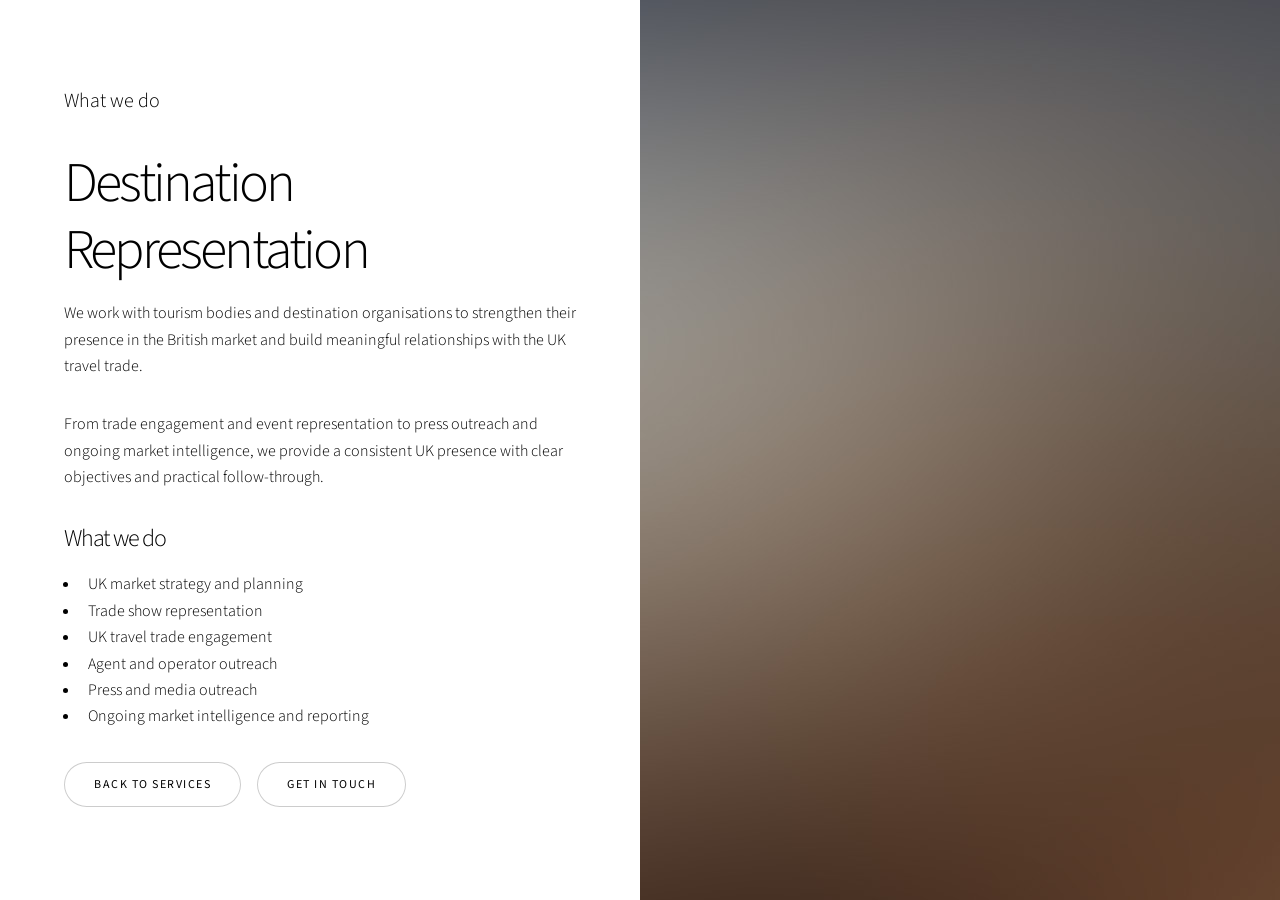
<file: destination-representation.html>
<!DOCTYPE HTML>
<html>
<head>
    <title>Destination Representation | Atlanticca</title>
    <meta charset="utf-8" />
    <meta name="viewport" content="width=device-width, initial-scale=1, user-scalable=no" />
    <link rel="stylesheet" href="assets/css/main.css" />
    <noscript><link rel="stylesheet" href="assets/css/noscript.css" /></noscript>
</head>

<body class="is-preload">

<div id="wrapper" class="divided">

    <section class="banner style1 orient-left content-align-left image-position-right fullscreen">

        <div class="content">

            <p class="major">What we do</p>

            <h1>Destination Representation</h1>

            <p>
                We work with tourism bodies and destination organisations
                to strengthen their presence in the British market and build
                meaningful relationships with the UK travel trade.
            </p>

            <p>
                From trade engagement and event representation to press
                outreach and ongoing market intelligence, we provide a
                consistent UK presence with clear objectives and practical
                follow-through.
            </p>

            <h3>What we do</h3>

            <ul>
                <li>UK market strategy and planning</li>
                <li>Trade show representation</li>
                <li>UK travel trade engagement</li>
                <li>Agent and operator outreach</li>
                <li>Press and media outreach</li>
                <li>Ongoing market intelligence and reporting</li>
            </ul>

            <ul class="actions">
                <li>
                    <a href="index.html#services" class="button">
                        Back to services
                    </a>
                </li>

                <li>
                    <a href="index.html#contact" class="button">
                        Get in touch
                    </a>
                </li>
            </ul>

        </div>

        <div class="image">
            <img src="images/banner.jpg" alt="Atlantic destination" />
        </div>

    </section>

</div>

<script src="assets/js/jquery.min.js"></script>
<script src="assets/js/jquery.scrollex.min.js"></script>
<script src="assets/js/jquery.scrolly.min.js"></script>
<script src="assets/js/browser.min.js"></script>
<script src="assets/js/breakpoints.min.js"></script>
<script src="assets/js/util.js"></script>
<script src="assets/js/main.js"></script>

</body>
</html>
</file>
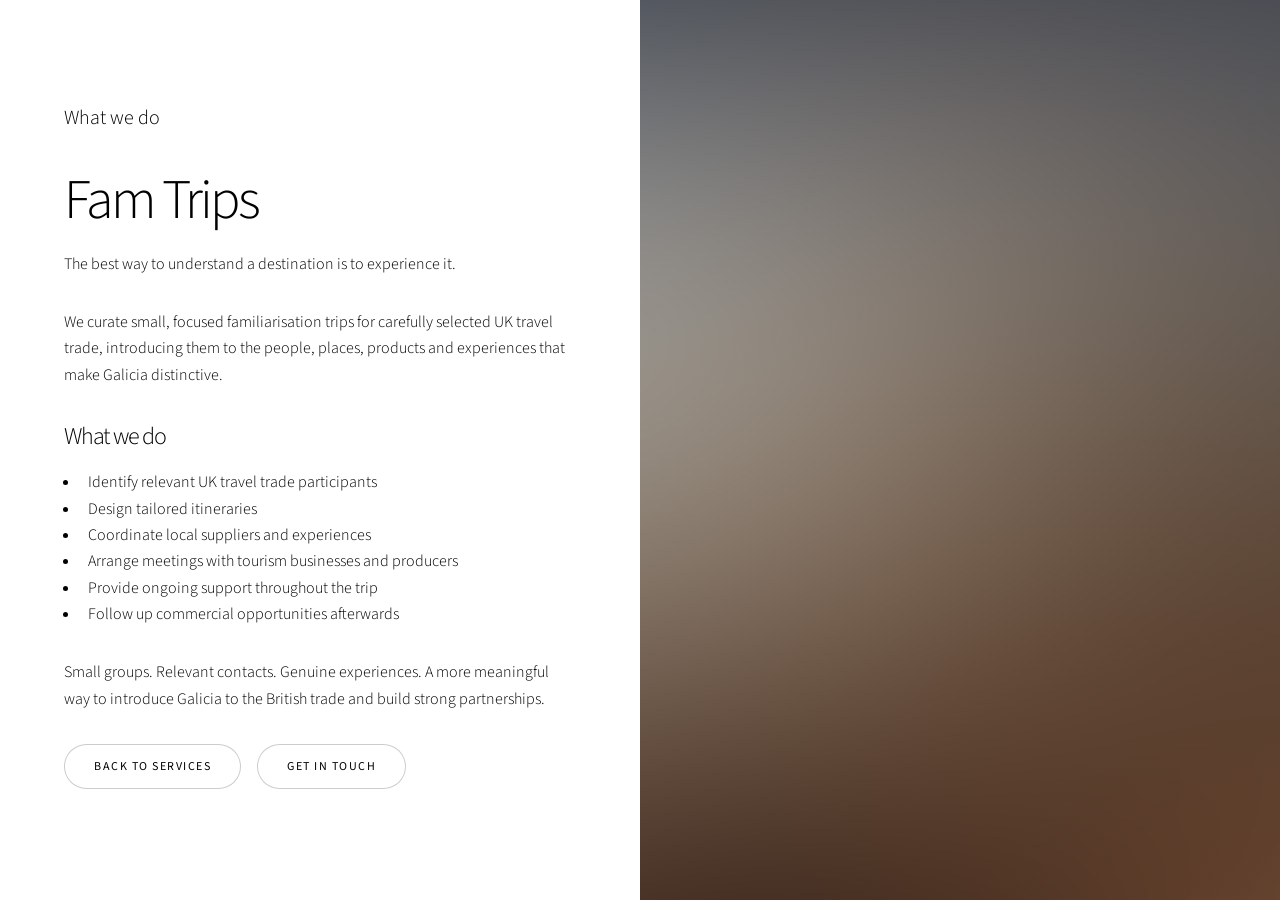
<file: fam-trips.html>
<!DOCTYPE HTML>
<html>
<head>
    <title>Fam Trips | Atlanticca</title>
    <meta charset="utf-8" />
    <meta name="viewport" content="width=device-width, initial-scale=1, user-scalable=no" />
    <link rel="stylesheet" href="assets/css/main.css" />
    <noscript><link rel="stylesheet" href="assets/css/noscript.css" /></noscript>
</head>

<body class="is-preload">

<div id="wrapper" class="divided">

<section class="banner style1 orient-left content-align-left image-position-right fullscreen">

<div class="content">

<p class="major">What we do</p>

<h1>Fam Trips</h1>

<p>
    The best way to understand a destination is to experience it.
</p>

<p>
    We curate small, focused familiarisation trips for carefully selected
    UK travel trade, introducing them to the people, places, products and
    experiences that make Galicia distinctive.
</p>

<h3>What we do</h3>

<ul>
    <li>Identify relevant UK travel trade participants</li>
    <li>Design tailored itineraries</li>
    <li>Coordinate local suppliers and experiences</li>
    <li>Arrange meetings with tourism businesses and producers</li>
    <li>Provide ongoing support throughout the trip</li>
    <li>Follow up commercial opportunities afterwards</li>
</ul>

<p>
    Small groups. Relevant contacts. Genuine experiences.
    A more meaningful way to introduce Galicia to the British trade and build strong partnerships.
</p>

<ul class="actions">
    <li><a href="index.html#services" class="button">Back to services</a></li>
    <li><a href="index.html#contact" class="button">Get in touch</a></li>
</ul>

</div>

<div class="image">
    <img src="images/banner.jpg" alt="Galician landscape" />
</div>

</section>

</div>

<script src="assets/js/jquery.min.js"></script>
<script src="assets/js/jquery.scrollex.min.js"></script>
<script src="assets/js/jquery.scrolly.min.js"></script>
<script src="assets/js/browser.min.js"></script>
<script src="assets/js/breakpoints.min.js"></script>
<script src="assets/js/util.js"></script>
<script src="assets/js/main.js"></script>

</body>
</html>
</file>
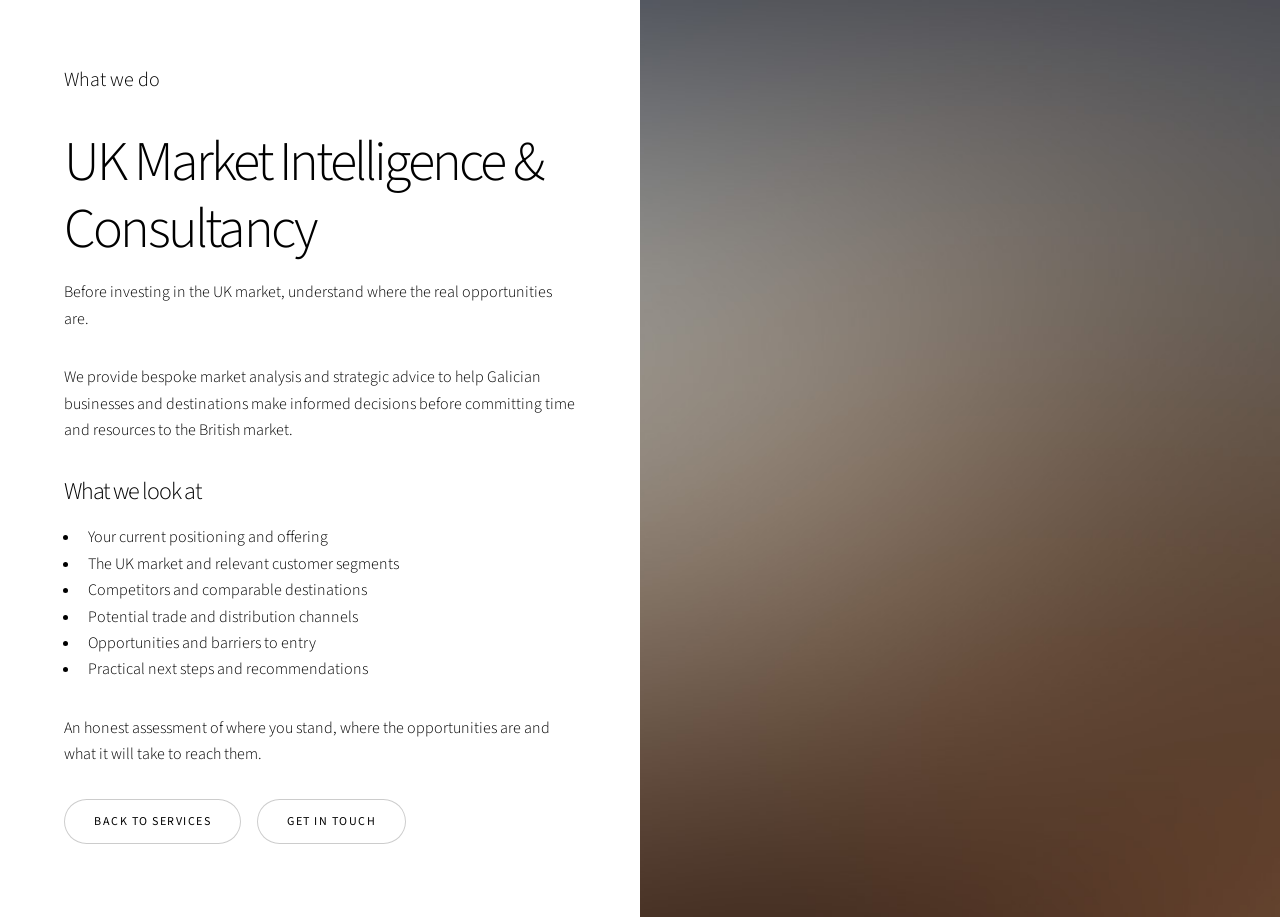
<file: market-intelligence.html>
<!DOCTYPE HTML>
<html>
<head>
    <title>UK Market Intelligence | Atlanticca</title>
    <meta charset="utf-8" />
    <meta name="viewport" content="width=device-width, initial-scale=1, user-scalable=no" />
    <link rel="stylesheet" href="assets/css/main.css" />
    <noscript><link rel="stylesheet" href="assets/css/noscript.css" /></noscript>
</head>

<body class="is-preload">

<div id="wrapper" class="divided">

<section class="banner style1 orient-left content-align-left image-position-right fullscreen">

<div class="content">

<p class="major">What we do</p>

<h1>UK Market Intelligence &amp; Consultancy</h1>

<p>
    Before investing in the UK market, understand where the real
    opportunities are.
</p>

<p>
    We provide bespoke market analysis and strategic advice to help
    Galician businesses and destinations make informed decisions before
    committing time and resources to the British market.
</p>

<h3>What we look at</h3>

<ul>
    <li>Your current positioning and offering</li>
    <li>The UK market and relevant customer segments</li>
    <li>Competitors and comparable destinations</li>
    <li>Potential trade and distribution channels</li>
    <li>Opportunities and barriers to entry</li>
    <li>Practical next steps and recommendations</li>
</ul>

<p>
    An honest assessment of where you stand, where the opportunities are
    and what it will take to reach them.
</p>

<ul class="actions">
    <li><a href="index.html#services" class="button">Back to services</a></li>
    <li><a href="index.html#contact" class="button">Get in touch</a></li>
</ul>

</div>

<div class="image">
    <img src="images/banner.jpg" alt="Atlantic landscape" />
</div>

</section>

</div>

<script src="assets/js/jquery.min.js"></script>
<script src="assets/js/jquery.scrollex.min.js"></script>
<script src="assets/js/jquery.scrolly.min.js"></script>
<script src="assets/js/browser.min.js"></script>
<script src="assets/js/breakpoints.min.js"></script>
<script src="assets/js/util.js"></script>
<script src="assets/js/main.js"></script>
</body>
</html>
</file>
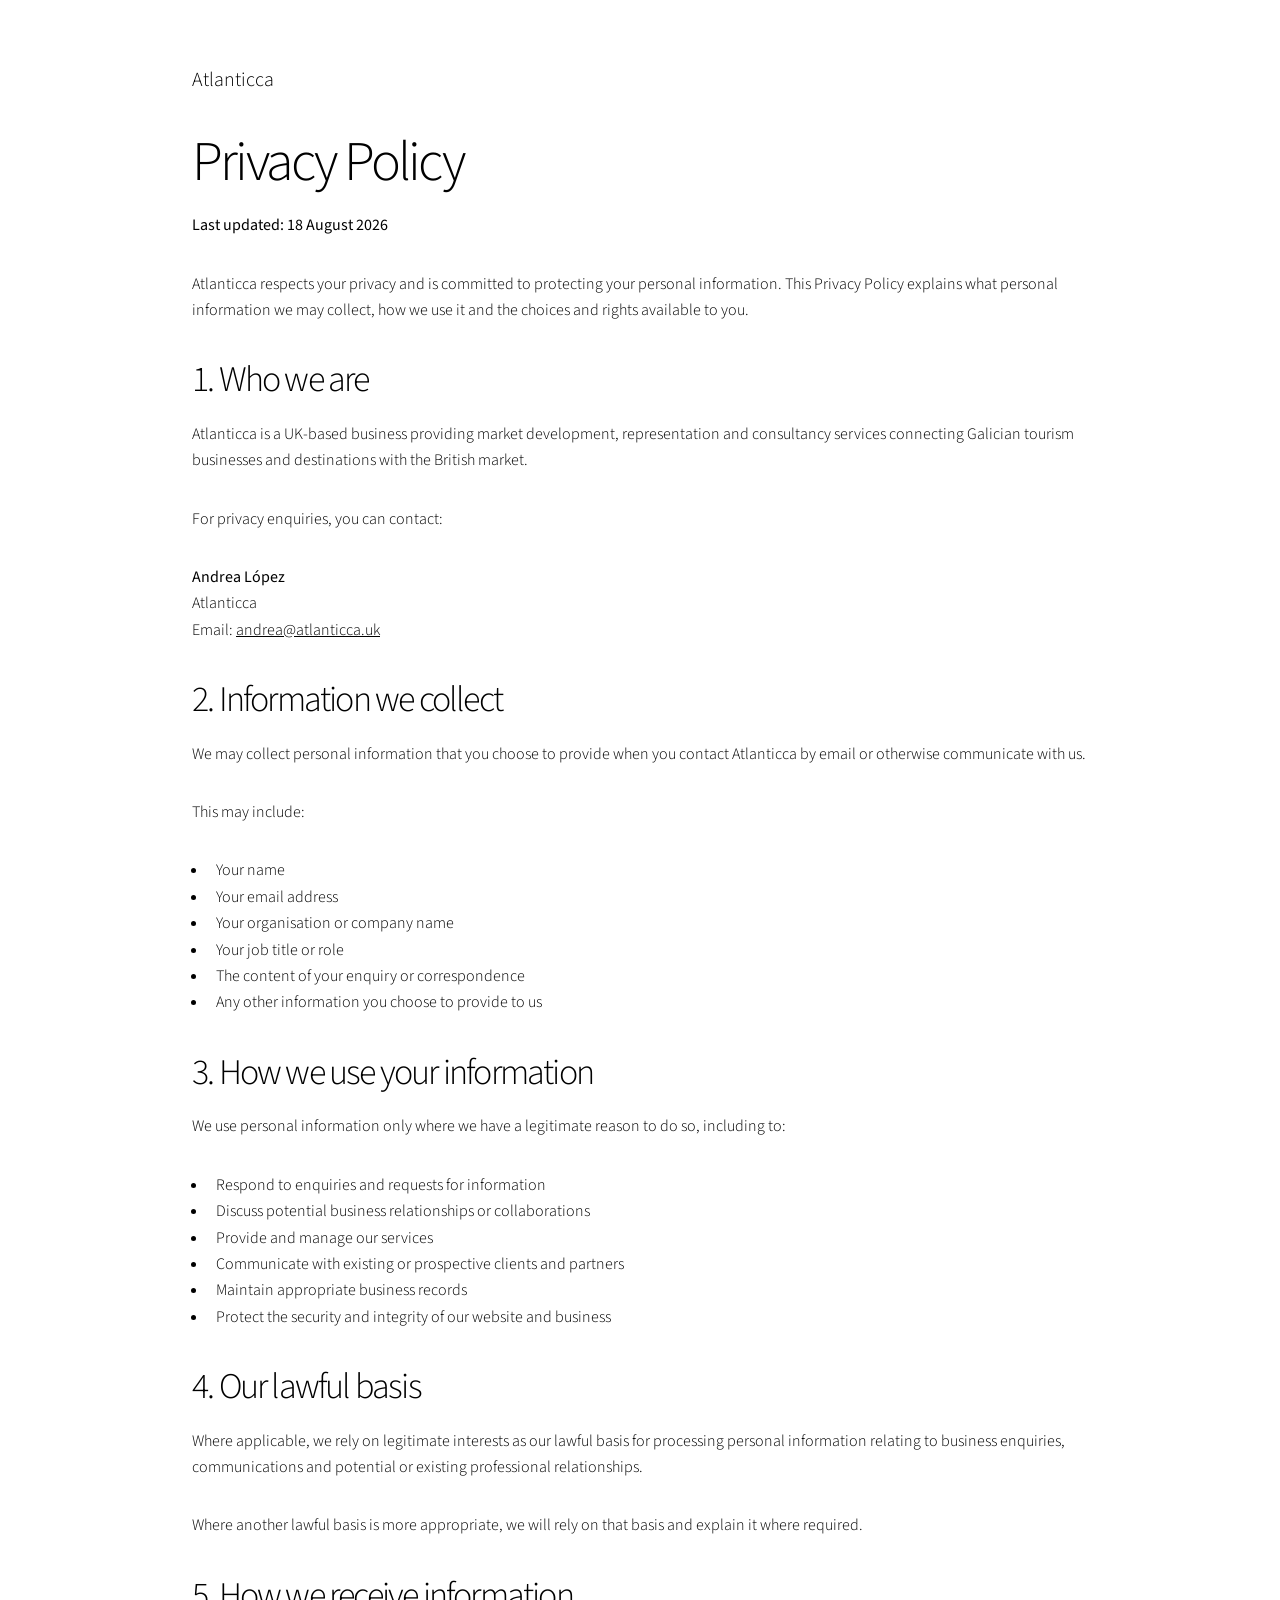
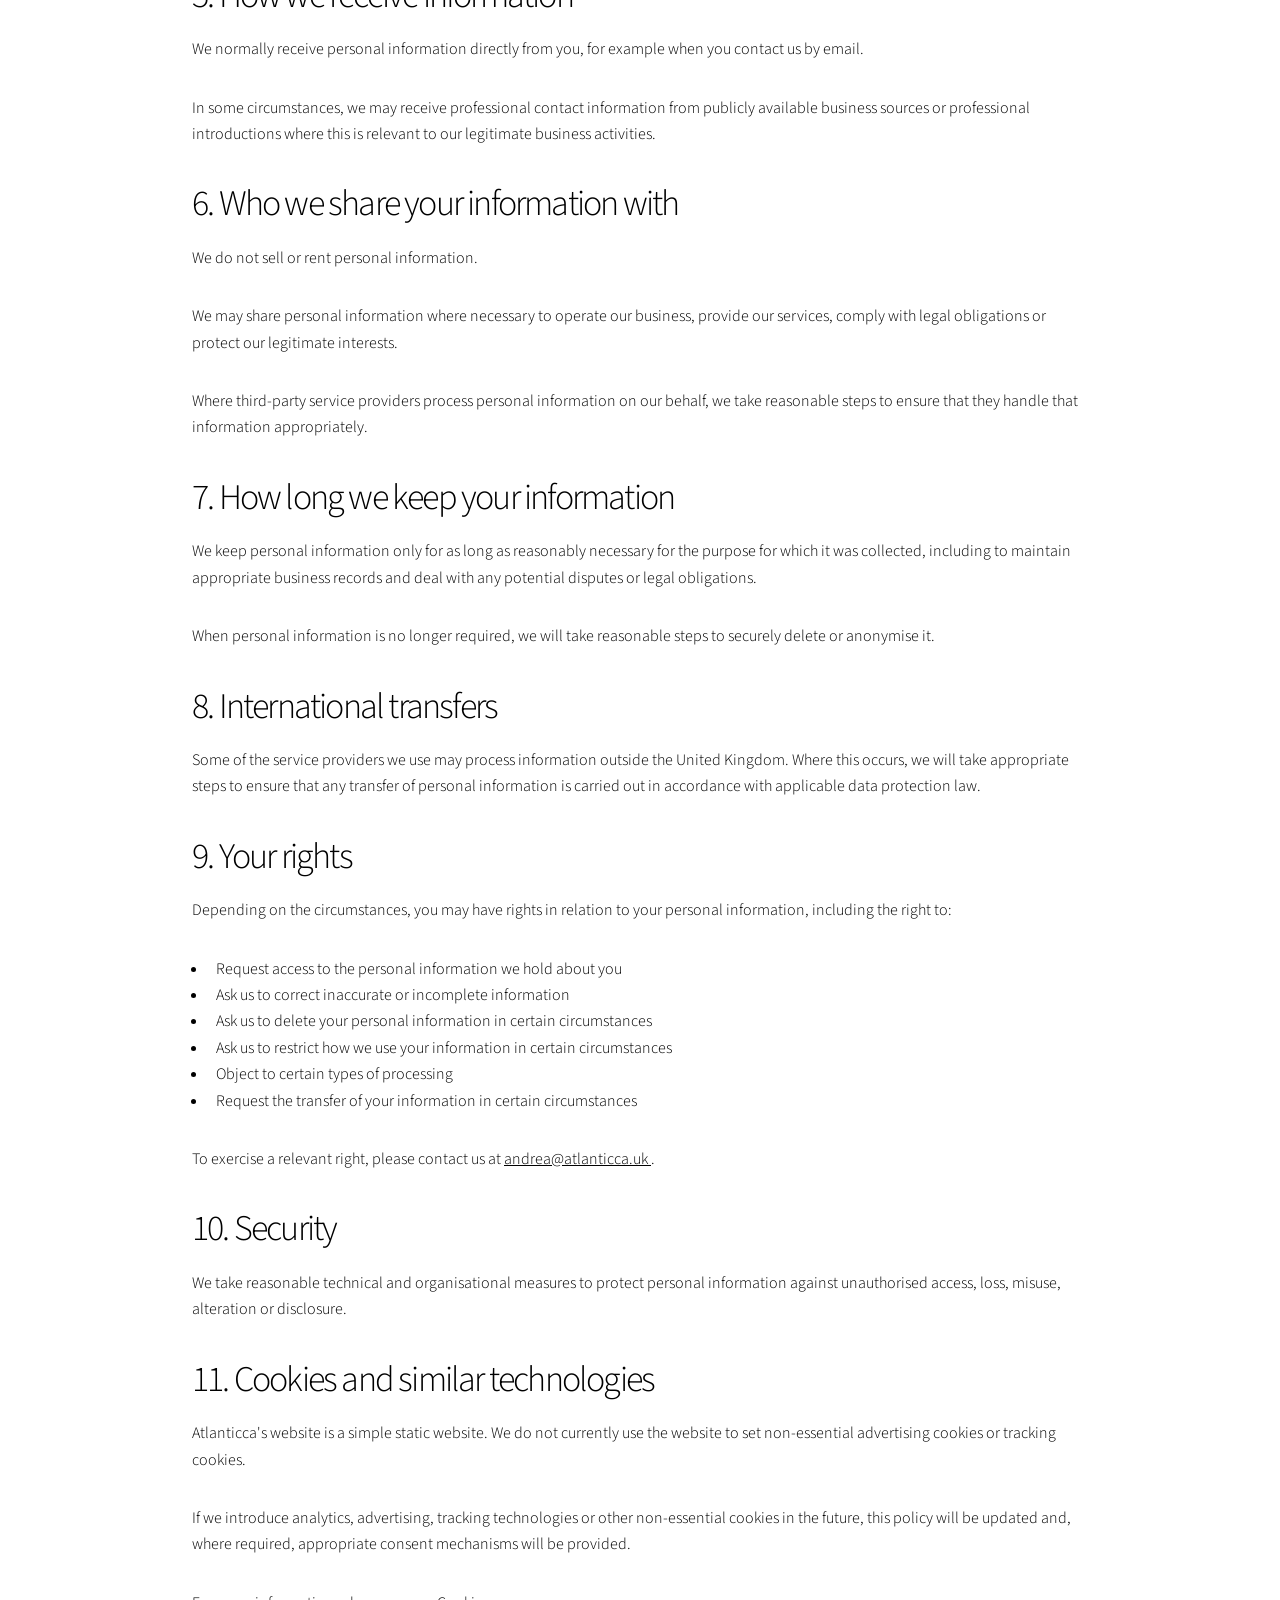
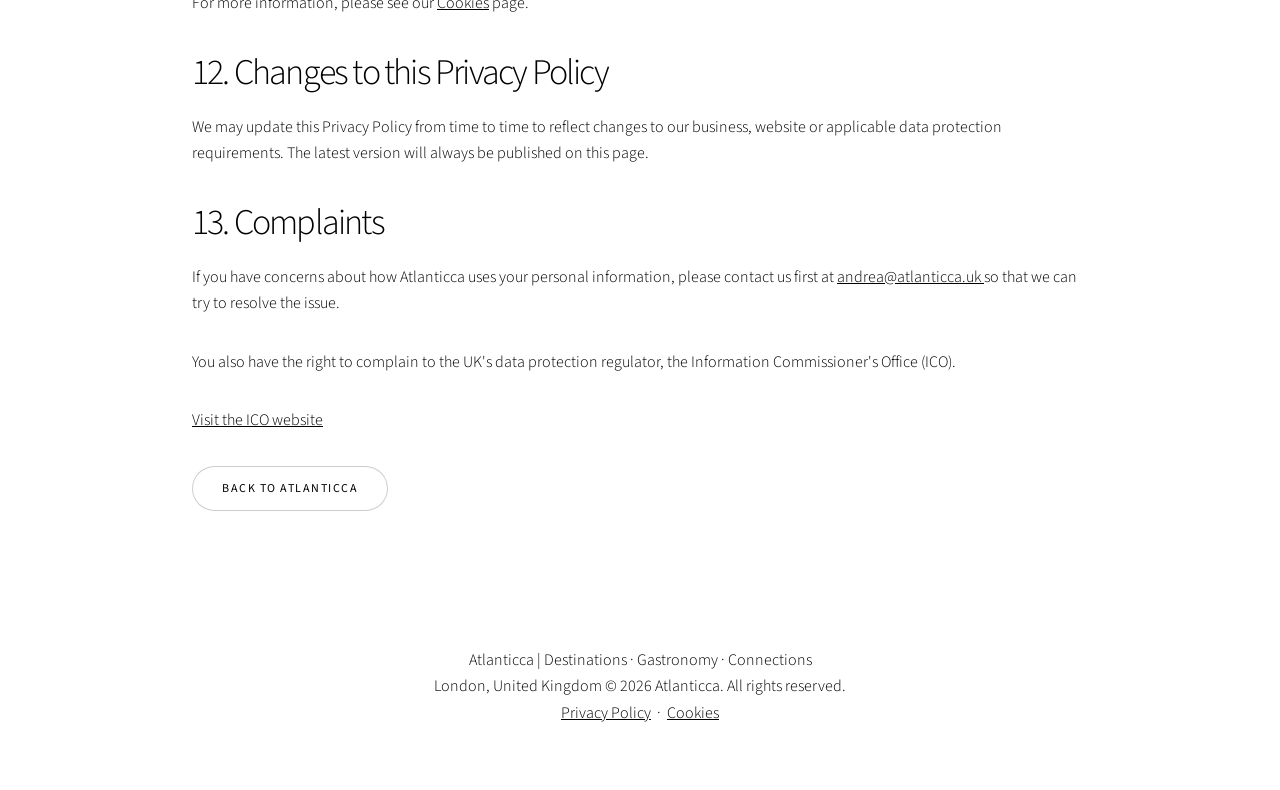
<file: privacy.html>
<!DOCTYPE HTML>
<!--
    Atlanticca | Privacy Policy
    Based on the Story template by HTML5 UP
-->
<html lang="en">
<head>
    <title>Privacy Policy | Atlanticca</title>
    <meta charset="utf-8" />
    <meta name="viewport" content="width=device-width, initial-scale=1, user-scalable=no" />
    <link rel="stylesheet" href="assets/css/main.css" />
    <noscript><link rel="stylesheet" href="assets/css/noscript.css" /></noscript>
</head>

<body class="is-preload">

    <!-- Wrapper -->
    <div id="wrapper">

        <!-- Main -->
        <section class="wrapper style1 align-left">
            <div class="inner">

                <p class="major">Atlanticca</p>

                <h1>Privacy Policy</h1>

                <p>
                    <strong>Last updated: 18 August 2026</strong>
                </p>

                <p>
                    Atlanticca respects your privacy and is committed to protecting
                    your personal information. This Privacy Policy explains what
                    personal information we may collect, how we use it and the
                    choices and rights available to you.
                </p>

                <h2>1. Who we are</h2>

                <p>
                    Atlanticca is a UK-based business providing market development,
                    representation and consultancy services connecting Galician
                    tourism businesses and destinations with the British market.
                </p>

                <p>
                    For privacy enquiries, you can contact:
                </p>

                <p>
                    <strong>Andrea López</strong><br />
                    Atlanticca<br />
                    Email:
                    <a href="mailto:andrea@atlanticca.uk">
                        andrea@atlanticca.uk
                    </a>
                </p>

                <h2>2. Information we collect</h2>

                <p>
                    We may collect personal information that you choose to provide
                    when you contact Atlanticca by email or otherwise communicate
                    with us.
                </p>

                <p>
                    This may include:
                </p>

                <ul>
                    <li>Your name</li>
                    <li>Your email address</li>
                    <li>Your organisation or company name</li>
                    <li>Your job title or role</li>
                    <li>The content of your enquiry or correspondence</li>
                    <li>Any other information you choose to provide to us</li>
                </ul>

                <h2>3. How we use your information</h2>

                <p>
                    We use personal information only where we have a legitimate
                    reason to do so, including to:
                </p>

                <ul>
                    <li>Respond to enquiries and requests for information</li>
                    <li>Discuss potential business relationships or collaborations</li>
                    <li>Provide and manage our services</li>
                    <li>Communicate with existing or prospective clients and partners</li>
                    <li>Maintain appropriate business records</li>
                    <li>Protect the security and integrity of our website and business</li>
                </ul>

                <h2>4. Our lawful basis</h2>

                <p>
                    Where applicable, we rely on legitimate interests as our lawful
                    basis for processing personal information relating to business
                    enquiries, communications and potential or existing
                    professional relationships.
                </p>

                <p>
                    Where another lawful basis is more appropriate, we will rely on
                    that basis and explain it where required.
                </p>

                <h2>5. How we receive information</h2>

                <p>
                    We normally receive personal information directly from you,
                    for example when you contact us by email.
                </p>

                <p>
                    In some circumstances, we may receive professional contact
                    information from publicly available business sources or
                    professional introductions where this is relevant to our
                    legitimate business activities.
                </p>

                <h2>6. Who we share your information with</h2>

                <p>
                    We do not sell or rent personal information.
                </p>

                <p>
                    We may share personal information where necessary to operate
                    our business, provide our services, comply with legal
                    obligations or protect our legitimate interests.
                </p>

                <p>
                    Where third-party service providers process personal information
                    on our behalf, we take reasonable steps to ensure that they
                    handle that information appropriately.
                </p>

                <h2>7. How long we keep your information</h2>

                <p>
                    We keep personal information only for as long as reasonably
                    necessary for the purpose for which it was collected, including
                    to maintain appropriate business records and deal with any
                    potential disputes or legal obligations.
                </p>

                <p>
                    When personal information is no longer required, we will take
                    reasonable steps to securely delete or anonymise it.
                </p>

                <h2>8. International transfers</h2>

                <p>
                    Some of the service providers we use may process information
                    outside the United Kingdom. Where this occurs, we will take
                    appropriate steps to ensure that any transfer of personal
                    information is carried out in accordance with applicable data
                    protection law.
                </p>

                <h2>9. Your rights</h2>

                <p>
                    Depending on the circumstances, you may have rights in relation
                    to your personal information, including the right to:
                </p>

                <ul>
                    <li>Request access to the personal information we hold about you</li>
                    <li>Ask us to correct inaccurate or incomplete information</li>
                    <li>Ask us to delete your personal information in certain circumstances</li>
                    <li>Ask us to restrict how we use your information in certain circumstances</li>
                    <li>Object to certain types of processing</li>
                    <li>Request the transfer of your information in certain circumstances</li>
                </ul>

                <p>
                    To exercise a relevant right, please contact us at
                    <a href="mailto:andrea@atlanticca.uk">
                        andrea@atlanticca.uk
                    </a>.
                </p>

                <h2>10. Security</h2>

                <p>
                    We take reasonable technical and organisational measures to
                    protect personal information against unauthorised access,
                    loss, misuse, alteration or disclosure.
                </p>

                <h2>11. Cookies and similar technologies</h2>

                <p>
                    Atlanticca's website is a simple static website. We do not
                    currently use the website to set non-essential advertising
                    cookies or tracking cookies.
                </p>

                <p>
                    If we introduce analytics, advertising, tracking technologies
                    or other non-essential cookies in the future, this policy will
                    be updated and, where required, appropriate consent mechanisms
                    will be provided.
                </p>

                <p>
                    For more information, please see our
                    <a href="cookies.html">Cookies</a> page.
                </p>

                <h2>12. Changes to this Privacy Policy</h2>

                <p>
                    We may update this Privacy Policy from time to time to reflect
                    changes to our business, website or applicable data protection
                    requirements. The latest version will always be published on
                    this page.
                </p>

                <h2>13. Complaints</h2>

                <p>
                    If you have concerns about how Atlanticca uses your personal
                    information, please contact us first at
                    <a href="mailto:andrea@atlanticca.uk">
                        andrea@atlanticca.uk
                    </a>
                    so that we can try to resolve the issue.
                </p>

                <p>
                    You also have the right to complain to the UK's data protection
                    regulator, the Information Commissioner's Office (ICO).
                </p>

                <p>
                    <a href="https://ico.org.uk/" target="_blank" rel="noopener">
                        Visit the ICO website
                    </a>
                </p>

                <ul class="actions">
                    <li>
                        <a href="index.html" class="button">
                            Back to Atlanticca
                        </a>
                    </li>
                </ul>

            </div>
        </section>

        <!-- Footer -->
        <footer class="wrapper style1 align-center">
            <div class="inner">

                <p>
                    Atlanticca | Destinations · Gastronomy · Connections<br />
                    London, United Kingdom © 2026 Atlanticca. All rights reserved.
                    <br />
                    <a href="privacy.html">Privacy Policy</a>
                    &nbsp;·&nbsp;
                    <a href="cookies.html">Cookies</a>
                </p>

            </div>
        </footer>

    </div>

    <!-- Scripts -->
    <script src="assets/js/jquery.min.js"></script>
    <script src="assets/js/jquery.scrollex.min.js"></script>
    <script src="assets/js/jquery.scrolly.min.js"></script>
    <script src="assets/js/browser.min.js"></script>
    <script src="assets/js/breakpoints.min.js"></script>
    <script src="assets/js/util.js"></script>
    <script src="assets/js/main.js"></script>

</body>
</html>
</file>
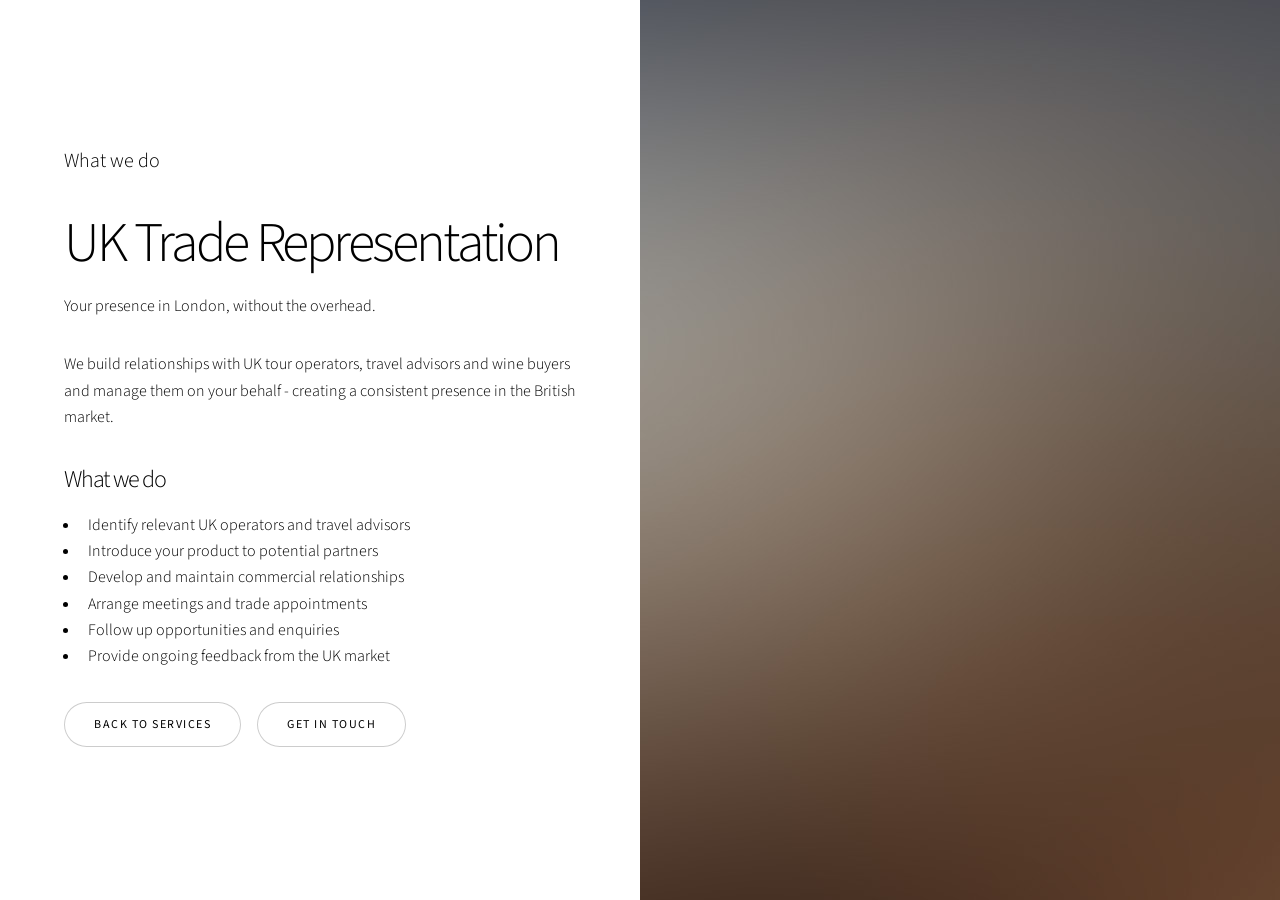
<file: trade-representation.html>
<!DOCTYPE HTML>
<html>
<head>
    <title>UK Trade Representation | Atlanticca</title>
    <meta charset="utf-8" />
    <meta name="viewport" content="width=device-width, initial-scale=1, user-scalable=no" />
    <link rel="stylesheet" href="assets/css/main.css" />
    <noscript><link rel="stylesheet" href="assets/css/noscript.css" /></noscript>
</head>

<body class="is-preload">

<div id="wrapper" class="divided">

    <section class="banner style1 orient-left content-align-left image-position-right fullscreen">
        <div class="content">

            <p class="major">What we do</p>

            <h1>UK Trade Representation</h1>

            <p>
                Your presence in London, without the overhead.
            </p>

            <p>
                We build relationships with UK tour operators, travel advisors
                and wine buyers and manage them on your behalf - creating a
                consistent presence in the British market.
            </p>

            <h3>What we do</h3>

            <ul>
                <li>Identify relevant UK operators and travel advisors</li>
                <li>Introduce your product to potential partners</li>
                <li>Develop and maintain commercial relationships</li>
                <li>Arrange meetings and trade appointments</li>
                <li>Follow up opportunities and enquiries</li>
                <li>Provide ongoing feedback from the UK market</li>
            </ul>

            <ul class="actions">
                <li>
                    <a href="index.html#services" class="button">
                        Back to services
                    </a>
                </li>
                <li>
                    <a href="index.html#contact" class="button">
                        Get in touch
                    </a>
                </li>
            </ul>

        </div>

        <div class="image">
            <img src="images/banner.jpg" alt="Atlantic landscape" />
        </div>
    </section>

</div>

<script src="assets/js/jquery.min.js"></script>
<script src="assets/js/jquery.scrollex.min.js"></script>
<script src="assets/js/jquery.scrolly.min.js"></script>
<script src="assets/js/browser.min.js"></script>
<script src="assets/js/breakpoints.min.js"></script>
<script src="assets/js/util.js"></script>
<script src="assets/js/main.js"></script>

</body>
</html>
</file>
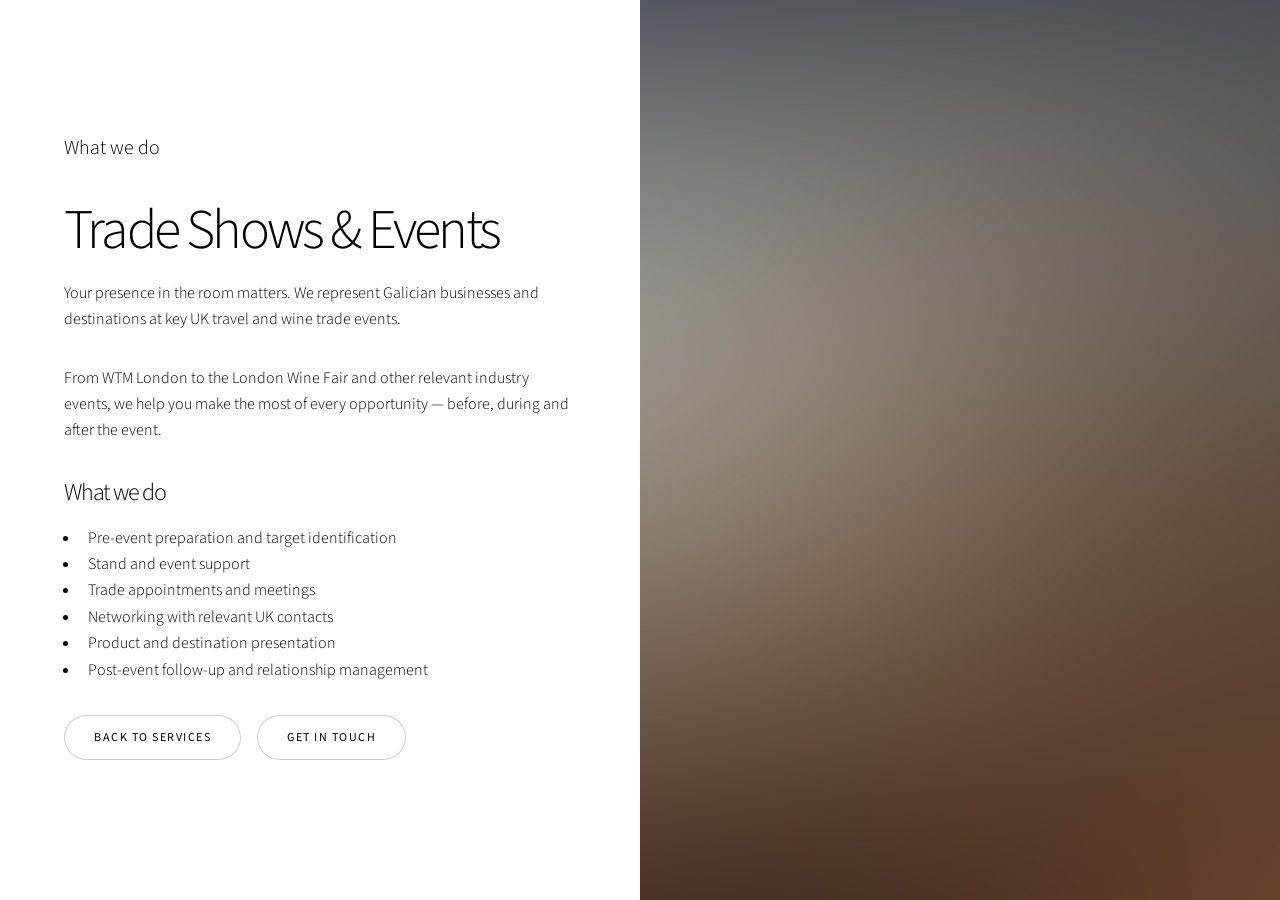
<file: trade-shows.html>
<!DOCTYPE HTML>
<html>
<head>
    <title>Trade Shows & Events | Atlanticca</title>
    <meta charset="utf-8" />
    <meta name="viewport" content="width=device-width, initial-scale=1, user-scalable=no" />
    <link rel="stylesheet" href="assets/css/main.css" />
    <noscript><link rel="stylesheet" href="assets/css/noscript.css" /></noscript>
</head>

<body class="is-preload">

<div id="wrapper" class="divided">

<section class="banner style1 orient-left content-align-left image-position-right fullscreen">

<div class="content">

<p class="major">What we do</p>

<h1>Trade Shows &amp; Events</h1>

<p>
    Your presence in the room matters. We represent Galician businesses
    and destinations at key UK travel and wine trade events.
</p>

<p>
    From WTM London to the London Wine Fair and other relevant industry
    events, we help you make the most of every opportunity — before,
    during and after the event.
</p>

<h3>What we do</h3>

<ul>
    <li>Pre-event preparation and target identification</li>
    <li>Stand and event support</li>
    <li>Trade appointments and meetings</li>
    <li>Networking with relevant UK contacts</li>
    <li>Product and destination presentation</li>
    <li>Post-event follow-up and relationship management</li>
</ul>

<ul class="actions">
    <li><a href="index.html#services" class="button">Back to services</a></li>
    <li><a href="index.html#contact" class="button">Get in touch</a></li>
</ul>

</div>

<div class="image">
    <img src="images/banner.jpg" alt="Trade event" />
</div>

</section>

</div>

<script src="assets/js/jquery.min.js"></script>
<script src="assets/js/jquery.scrollex.min.js"></script>
<script src="assets/js/jquery.scrolly.min.js"></script>
<script src="assets/js/browser.min.js"></script>
<script src="assets/js/breakpoints.min.js"></script>
<script src="assets/js/util.js"></script>
<script src="assets/js/main.js"></script>

</body>
</html>
</file>
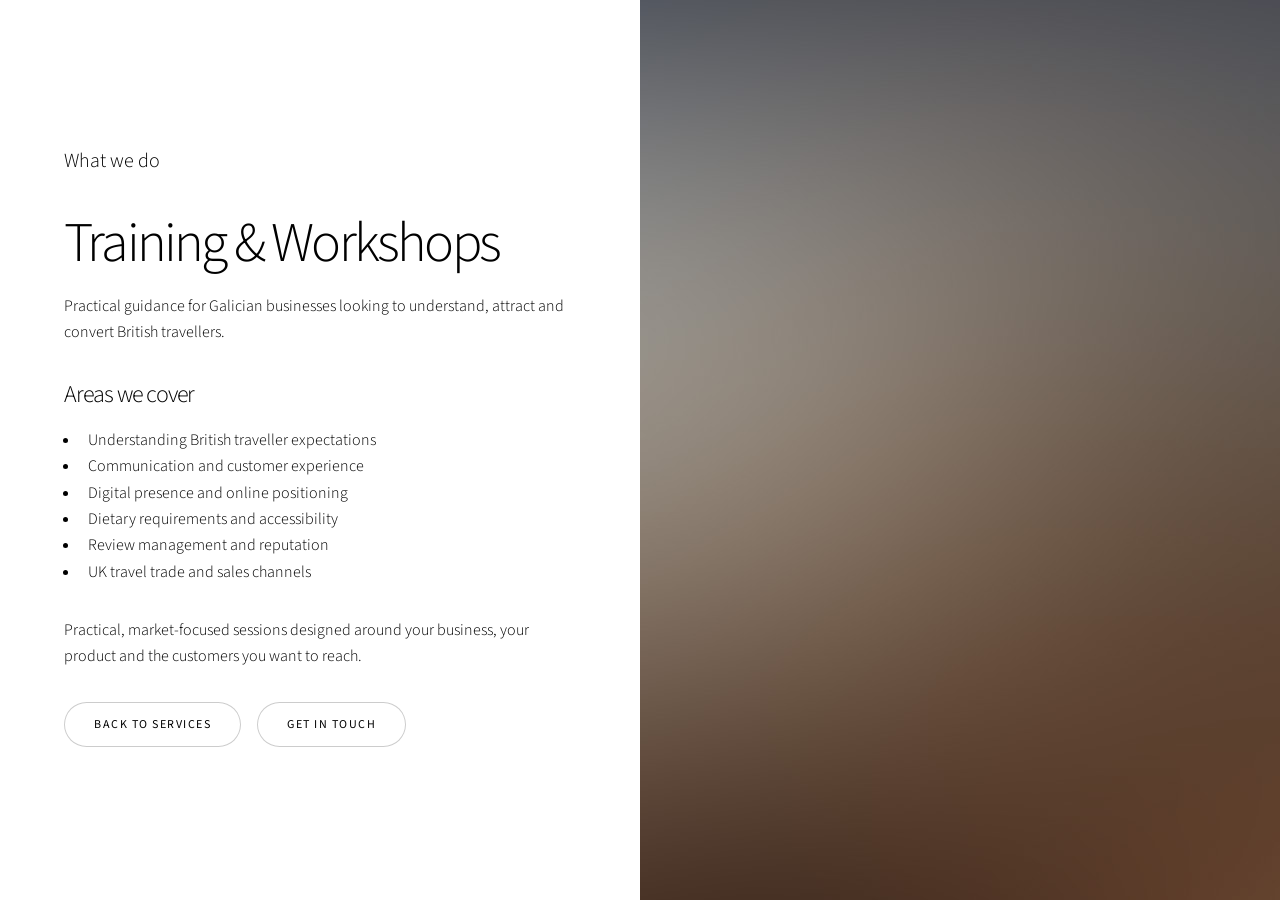
<file: training-workshops.html>
<!DOCTYPE HTML>
<html>
<head>
    <title>Training & Workshops | Atlanticca</title>
    <meta charset="utf-8" />
    <meta name="viewport" content="width=device-width, initial-scale=1, user-scalable=no" />
    <link rel="stylesheet" href="assets/css/main.css" />
    <noscript><link rel="stylesheet" href="assets/css/noscript.css" /></noscript>
</head>

<body class="is-preload">

<div id="wrapper" class="divided">

<section class="banner style1 orient-left content-align-left image-position-right fullscreen">

<div class="content">

<p class="major">What we do</p>

<h1>Training &amp; Workshops</h1>

<p>
    Practical guidance for Galician businesses looking to understand,
    attract and convert British travellers.
</p>

<h3>Areas we cover</h3>

<ul>
    <li>Understanding British traveller expectations</li>
    <li>Communication and customer experience</li>
    <li>Digital presence and online positioning</li>
    <li>Dietary requirements and accessibility</li>
    <li>Review management and reputation</li>
    <li>UK travel trade and sales channels</li>
</ul>

<p>
    Practical, market-focused sessions designed around your business,
    your product and the customers you want to reach.
</p>

<ul class="actions">
    <li><a href="index.html#services" class="button">Back to services</a></li>
    <li><a href="index.html#contact" class="button">Get in touch</a></li>
</ul>

</div>

<div class="image">
    <img src="images/banner.jpg" alt="Galician experience" />
</div>

</section>

</div>

<script src="assets/js/jquery.min.js"></script>
<script src="assets/js/jquery.scrollex.min.js"></script>
<script src="assets/js/jquery.scrolly.min.js"></script>
<script src="assets/js/browser.min.js"></script>
<script src="assets/js/breakpoints.min.js"></script>
<script src="assets/js/util.js"></script>
<script src="assets/js/main.js"></script>

</body>
</html>
</file>
<file: assets/css/noscript.css>
/*
	Story by HTML5 UP
	html5up.net | @ajlkn
	Free for personal and commercial use under the CCA 3.0 license (html5up.net/license)
*/

/* Banner (transitions) */

	.banner.onload-content-fade-up .content {
		-moz-transition: none;
		-webkit-transition: none;
		-ms-transition: none;
		transition: none;
	}

	body.is-preload .banner.onload-content-fade-up .content {
		-moz-transform: none;
		-webkit-transform: none;
		-ms-transform: none;
		transform: none;
		opacity: 1;
	}

	.banner.onload-content-fade-down .content {
		-moz-transition: none;
		-webkit-transition: none;
		-ms-transition: none;
		transition: none;
	}

	body.is-preload .banner.onload-content-fade-down .content {
		-moz-transform: none;
		-webkit-transform: none;
		-ms-transform: none;
		transform: none;
		opacity: 1;
	}

	.banner.onload-content-fade-left .content {
		-moz-transition: none;
		-webkit-transition: none;
		-ms-transition: none;
		transition: none;
	}

	body.is-preload .banner.onload-content-fade-left .content {
		-moz-transform: none;
		-webkit-transform: none;
		-ms-transform: none;
		transform: none;
		opacity: 1;
	}

	.banner.onload-content-fade-right .content {
		-moz-transition: none;
		-webkit-transition: none;
		-ms-transition: none;
		transition: none;
	}

	body.is-preload .banner.onload-content-fade-right .content {
		-moz-transform: none;
		-webkit-transform: none;
		-ms-transform: none;
		transform: none;
		opacity: 1;
	}

	.banner.onload-content-fade-in .content {
		-moz-transition: none;
		-webkit-transition: none;
		-ms-transition: none;
		transition: none;
	}

	body.is-preload .banner.onload-content-fade-in .content {
		-moz-transform: none;
		-webkit-transform: none;
		-ms-transform: none;
		transform: none;
		opacity: 1;
	}

	.banner.onload-image-fade-up .image {
		-moz-transition: none;
		-webkit-transition: none;
		-ms-transition: none;
		transition: none;
	}

		.banner.onload-image-fade-up .image img {
			-moz-transition: none;
			-webkit-transition: none;
			-ms-transition: none;
			transition: none;
		}

	body.is-preload .banner.onload-image-fade-up .image {
		-moz-transform: none;
		-webkit-transform: none;
		-ms-transform: none;
		transform: none;
		opacity: 1;
	}

		body.is-preload .banner.onload-image-fade-up .image img {
			opacity: 1;
		}

	.banner.onload-image-fade-down .image {
		-moz-transition: none;
		-webkit-transition: none;
		-ms-transition: none;
		transition: none;
	}

		.banner.onload-image-fade-down .image img {
			-moz-transition: none;
			-webkit-transition: none;
			-ms-transition: none;
			transition: none;
		}

	body.is-preload .banner.onload-image-fade-down .image {
		-moz-transform: none;
		-webkit-transform: none;
		-ms-transform: none;
		transform: none;
		opacity: 1;
	}

		body.is-preload .banner.onload-image-fade-down .image img {
			opacity: 1;
		}

	.banner.onload-image-fade-left .image {
		-moz-transition: none;
		-webkit-transition: none;
		-ms-transition: none;
		transition: none;
	}

		.banner.onload-image-fade-left .image img {
			-moz-transition: none;
			-webkit-transition: none;
			-ms-transition: none;
			transition: none;
		}

	body.is-preload .banner.onload-image-fade-left .image {
		-moz-transform: none;
		-webkit-transform: none;
		-ms-transform: none;
		transform: none;
		opacity: 1;
	}

		body.is-preload .banner.onload-image-fade-left .image img {
			opacity: 1;
		}

	.banner.onload-image-fade-right .image {
		-moz-transition: none;
		-webkit-transition: none;
		-ms-transition: none;
		transition: none;
	}

		.banner.onload-image-fade-right .image img {
			-moz-transition: none;
			-webkit-transition: none;
			-ms-transition: none;
			transition: none;
		}

	body.is-preload .banner.onload-image-fade-right .image {
		-moz-transform: none;
		-webkit-transform: none;
		-ms-transform: none;
		transform: none;
		opacity: 1;
	}

		body.is-preload .banner.onload-image-fade-right .image img {
			opacity: 1;
		}

	.banner.onload-image-fade-in .image img {
		-moz-transition: none;
		-webkit-transition: none;
		-ms-transition: none;
		transition: none;
	}

	body.is-preload .banner.onload-image-fade-in .image img {
		opacity: 1;
	}

	.banner.onscroll-content-fade-up .content {
		-moz-transition: none;
		-webkit-transition: none;
		-ms-transition: none;
		transition: none;
	}

	.banner.onscroll-content-fade-up.is-inactive .content {
		-moz-transform: none;
		-webkit-transform: none;
		-ms-transform: none;
		transform: none;
		opacity: 1;
	}

	.banner.onscroll-content-fade-down .content {
		-moz-transition: none;
		-webkit-transition: none;
		-ms-transition: none;
		transition: none;
	}

	.banner.onscroll-content-fade-down.is-inactive .content {
		-moz-transform: none;
		-webkit-transform: none;
		-ms-transform: none;
		transform: none;
		opacity: 1;
	}

	.banner.onscroll-content-fade-left .content {
		-moz-transition: none;
		-webkit-transition: none;
		-ms-transition: none;
		transition: none;
	}

	.banner.onscroll-content-fade-left.is-inactive .content {
		-moz-transform: none;
		-webkit-transform: none;
		-ms-transform: none;
		transform: none;
		opacity: 1;
	}

	.banner.onscroll-content-fade-right .content {
		-moz-transition: none;
		-webkit-transition: none;
		-ms-transition: none;
		transition: none;
	}

	.banner.onscroll-content-fade-right.is-inactive .content {
		-moz-transform: none;
		-webkit-transform: none;
		-ms-transform: none;
		transform: none;
		opacity: 1;
	}

	.banner.onscroll-content-fade-in .content {
		-moz-transition: none;
		-webkit-transition: none;
		-ms-transition: none;
		transition: none;
	}

	.banner.onscroll-content-fade-in.is-inactive .content {
		-moz-transform: none;
		-webkit-transform: none;
		-ms-transform: none;
		transform: none;
		opacity: 1;
	}

	.banner.onscroll-image-fade-up .image {
		-moz-transition: none;
		-webkit-transition: none;
		-ms-transition: none;
		transition: none;
	}

		.banner.onscroll-image-fade-up .image img {
			-moz-transition: none;
			-webkit-transition: none;
			-ms-transition: none;
			transition: none;
		}

	.banner.onscroll-image-fade-up.is-inactive .image {
		-moz-transform: none;
		-webkit-transform: none;
		-ms-transform: none;
		transform: none;
		opacity: 1;
	}

		.banner.onscroll-image-fade-up.is-inactive .image img {
			opacity: 1;
		}

	.banner.onscroll-image-fade-down .image {
		-moz-transition: none;
		-webkit-transition: none;
		-ms-transition: none;
		transition: none;
	}

		.banner.onscroll-image-fade-down .image img {
			-moz-transition: none;
			-webkit-transition: none;
			-ms-transition: none;
			transition: none;
		}

	.banner.onscroll-image-fade-down.is-inactive .image {
		-moz-transform: none;
		-webkit-transform: none;
		-ms-transform: none;
		transform: none;
		opacity: 1;
	}

		.banner.onscroll-image-fade-down.is-inactive .image img {
			opacity: 1;
		}

	.banner.onscroll-image-fade-left .image {
		-moz-transition: none;
		-webkit-transition: none;
		-ms-transition: none;
		transition: none;
	}

		.banner.onscroll-image-fade-left .image img {
			-moz-transition: none;
			-webkit-transition: none;
			-ms-transition: none;
			transition: none;
		}

	.banner.onscroll-image-fade-left.is-inactive .image {
		-moz-transform: none;
		-webkit-transform: none;
		-ms-transform: none;
		transform: none;
		opacity: 1;
	}

		.banner.onscroll-image-fade-left.is-inactive .image img {
			opacity: 1;
		}

	.banner.onscroll-image-fade-right .image {
		-moz-transition: none;
		-webkit-transition: none;
		-ms-transition: none;
		transition: none;
	}

		.banner.onscroll-image-fade-right .image img {
			-moz-transition: none;
			-webkit-transition: none;
			-ms-transition: none;
			transition: none;
		}

	.banner.onscroll-image-fade-right.is-inactive .image {
		-moz-transform: none;
		-webkit-transform: none;
		-ms-transform: none;
		transform: none;
		opacity: 1;
	}

		.banner.onscroll-image-fade-right.is-inactive .image img {
			opacity: 1;
		}

	.banner.onscroll-image-fade-in .image img {
		-moz-transition: none;
		-webkit-transition: none;
		-ms-transition: none;
		transition: none;
	}

	.banner.onscroll-image-fade-in.is-inactive .image img {
		opacity: 1;
	}
</file>
<file: assets/css/main.css>
@import url(fontawesome-all.min.css);
@import url("https://fonts.googleapis.com/css?family=Source+Sans+Pro:300,300i,400,400i");

/*
	Story by HTML5 UP
	html5up.net | @ajlkn
	Free for personal and commercial use under the CCA 3.0 license (html5up.net/license)
*/

html, body, div, span, applet, object,
iframe, h1, h2, h3, h4, h5, h6, p, blockquote,
pre, a, abbr, acronym, address, big, cite,
code, del, dfn, em, img, ins, kbd, q, s, samp,
small, strike, strong, sub, sup, tt, var, b,
u, i, center, dl, dt, dd, ol, ul, li, fieldset,
form, label, legend, table, caption, tbody,
tfoot, thead, tr, th, td, article, aside,
canvas, details, embed, figure, figcaption,
footer, header, hgroup, menu, nav, output, ruby,
section, summary, time, mark, audio, video {
	margin: 0;
	padding: 0;
	border: 0;
	font-size: 100%;
	font: inherit;
	vertical-align: baseline;}

article, aside, details, figcaption, figure,
footer, header, hgroup, menu, nav, section {
	display: block;}

body {
	line-height: 1;
}

ol, ul {
	list-style: none;
}

blockquote, q {
	quotes: none;
}

	blockquote:before, blockquote:after, q:before, q:after {
		content: '';
		content: none;
	}

table {
	border-collapse: collapse;
	border-spacing: 0;
}

body {
	-webkit-text-size-adjust: none;
}

mark {
	background-color: transparent;
	color: inherit;
}

input::-moz-focus-inner {
	border: 0;
	padding: 0;
}

input, select, textarea {
	-moz-appearance: none;
	-webkit-appearance: none;
	-ms-appearance: none;
	appearance: none;
}

/* Basic */

	@-ms-viewport {
		width: device-width;
	}

	body {
		-ms-overflow-style: scrollbar;
	}

	@media screen and (max-width: 480px) {

		html, body {
			min-width: 320px;
		}

	}

	html {
		box-sizing: border-box;
	}

	*, *:before, *:after {
		box-sizing: inherit;
	}

	body {
		background: #ffffff;
	}

		body.is-preload *, body.is-preload *:before, body.is-preload *:after {
			-moz-animation: none !important;
			-webkit-animation: none !important;
			-ms-animation: none !important;
			animation: none !important;
			-moz-transition: none !important;
			-webkit-transition: none !important;
			-ms-transition: none !important;
			transition: none !important;
		}

/* Type */

	html {
		font-size: 18pt;
	}

		@media screen and (max-width: 1680px) {

			html {
				font-size: 14pt;
			}

		}

		@media screen and (max-width: 1280px) {

			html {
				font-size: 12pt;
			}

		}

		@media screen and (max-width: 736px) {

			html {
				font-size: 11pt;
			}

		}

		@media screen and (max-width: 360px) {

			html {
				font-size: 10pt;
			}

		}

	body {
		background-color: #ffffff;
		color: #000000;
	}

	body, input, select, textarea {
		font-family: "Source Sans Pro", Helvetica, sans-serif;
		font-size: 1rem;
		font-weight: 300;
		line-height: 1.65;
	}

	a {
		-moz-transition: color 0.2s ease-in-out;
		-webkit-transition: color 0.2s ease-in-out;
		-ms-transition: color 0.2s ease-in-out;
		transition: color 0.2s ease-in-out;
		text-decoration: underline;
	}

		a:hover {
			text-decoration: none;
		}

	strong, b {
		font-weight: 400;
	}

	em, i {
		font-style: italic;
	}

	p {
		margin: 0 0 2rem 0;
	}

		p.major {
			font-size: 1.25rem;
		}

	h1, h2, h3, h4, h5, h6 {
		font-weight: 300;
		line-height: 1.375;
		letter-spacing: -0.05em;
		margin: 0 0 1rem 0;
	}

		h1 a, h2 a, h3 a, h4 a, h5 a, h6 a {
			color: inherit;
			text-decoration: none;
		}

	h1 {
		font-size: 3.5rem;
		line-height: 1.2;
	}

	h2 {
		font-size: 2.25rem;
	}

	h3 {
		font-size: 1.5rem;
	}

	h4 {
		font-size: 1.1rem;
	}

	h5 {
		font-size: 0.9rem;
	}

	h6 {
		font-size: 0.7rem;
	}

	sub {
		font-size: 0.8rem;
		position: relative;
		top: 0.5rem;
	}

	sup {
		font-size: 0.8rem;
		position: relative;
		top: -0.5rem;
	}

	blockquote {
		border-left: solid 4px;
		font-style: italic;
		margin: 0 0 2rem 0;
		padding: 0.5rem 0 0.5rem 2rem;
	}

	code {
		border-radius: 4px;
		font-family: "Courier New", monospace;
		font-size: 0.9em;
		margin: 0 0.25rem;
		padding: 0.25rem 0.325rem;
	}

	pre {
		-webkit-overflow-scrolling: touch;
		font-family: "Courier New", monospace;
		font-size: 0.9em;
		margin: 0 0 2rem 0;
	}

		pre code {
			display: block;
			line-height: 1.5;
			padding: 0.75rem 1rem;
			overflow-x: auto;
		}

	hr {
		border: 0;
		border-bottom: solid 1px;
		margin: 2.5rem 0;
	}

		hr.major {
			margin: 3.5rem 0;
		}

	.align-left {
		text-align: left;
	}

	.align-center {
		text-align: center;
	}

	.align-right {
		text-align: right;
	}

	@media screen and (max-width: 736px) {

		p.major {
			font-size: 1.1rem;
		}

		h1 {
			font-size: 2.5rem;
		}

		h2 {
			font-size: 2rem;
		}

		h3 {
			font-size: 1.25rem;
		}

		h4 {
			font-size: 1rem;
		}

	}

	input, select, textarea {
		color: #000000;
	}

	a {
		color: #000000;
	}

		a:hover {
			color: #47D3E5;
		}

	strong, b {
		color: #000000;
	}

	h1, h2, h3, h4, h5, h6 {
		color: #000000;
	}

	blockquote {
		border-left-color: rgba(0, 0, 0, 0.2);
	}

	code {
		background: rgba(0, 0, 0, 0.05);
		border-color: rgba(0, 0, 0, 0.2);
	}

	hr {
		border-bottom-color: rgba(0, 0, 0, 0.2);
	}

/* Row */

	.row {
		display: flex;
		flex-wrap: wrap;
		box-sizing: border-box;
		align-items: stretch;
	}

		.row > * {
			box-sizing: border-box;
		}

		.row.gtr-uniform > * > :last-child {
			margin-bottom: 0;
		}

		.row.aln-left {
			justify-content: flex-start;
		}

		.row.aln-center {
			justify-content: center;
		}

		.row.aln-right {
			justify-content: flex-end;
		}

		.row.aln-top {
			align-items: flex-start;
		}

		.row.aln-middle {
			align-items: center;
		}

		.row.aln-bottom {
			align-items: flex-end;
		}

		.row > .imp {
			order: -1;
		}

		.row > .col-1 {
			width: 8.33333%;
		}

		.row > .off-1 {
			margin-left: 8.33333%;
		}

		.row > .col-2 {
			width: 16.66667%;
		}

		.row > .off-2 {
			margin-left: 16.66667%;
		}

		.row > .col-3 {
			width: 25%;
		}

		.row > .off-3 {
			margin-left: 25%;
		}

		.row > .col-4 {
			width: 33.33333%;
		}

		.row > .off-4 {
			margin-left: 33.33333%;
		}

		.row > .col-5 {
			width: 41.66667%;
		}

		.row > .off-5 {
			margin-left: 41.66667%;
		}

		.row > .col-6 {
			width: 50%;
		}

		.row > .off-6 {
			margin-left: 50%;
		}

		.row > .col-7 {
			width: 58.33333%;
		}

		.row > .off-7 {
			margin-left: 58.33333%;
		}

		.row > .col-8 {
			width: 66.66667%;
		}

		.row > .off-8 {
			margin-left: 66.66667%;
		}

		.row > .col-9 {
			width: 75%;
		}

		.row > .off-9 {
			margin-left: 75%;
		}

		.row > .col-10 {
			width: 83.33333%;
		}

		.row > .off-10 {
			margin-left: 83.33333%;
		}

		.row > .col-11 {
			width: 91.66667%;
		}

		.row > .off-11 {
			margin-left: 91.66667%;
		}

		.row > .col-12 {
			width: 100%;
		}

		.row > .off-12 {
			margin-left: 100%;
		}

		.row.gtr-0 {
			margin-top: 0;
			margin-left: 0rem;
		}

			.row.gtr-0 > * {
				padding: 0 0 0 0rem;
			}

			.row.gtr-0.gtr-uniform {
				margin-top: 0rem;
			}

				.row.gtr-0.gtr-uniform > * {
					padding-top: 0rem;
				}

		.row.gtr-25 {
			margin-top: 0;
			margin-left: -0.5rem;
		}

			.row.gtr-25 > * {
				padding: 0 0 0 0.5rem;
			}

			.row.gtr-25.gtr-uniform {
				margin-top: -0.5rem;
			}

				.row.gtr-25.gtr-uniform > * {
					padding-top: 0.5rem;
				}

		.row.gtr-50 {
			margin-top: 0;
			margin-left: -1rem;
		}

			.row.gtr-50 > * {
				padding: 0 0 0 1rem;
			}

			.row.gtr-50.gtr-uniform {
				margin-top: -1rem;
			}

				.row.gtr-50.gtr-uniform > * {
					padding-top: 1rem;
				}

		.row {
			margin-top: 0;
			margin-left: -2rem;
		}

			.row > * {
				padding: 0 0 0 2rem;
			}

			.row.gtr-uniform {
				margin-top: -2rem;
			}

				.row.gtr-uniform > * {
					padding-top: 2rem;
				}

		.row.gtr-150 {
			margin-top: 0;
			margin-left: -3rem;
		}

			.row.gtr-150 > * {
				padding: 0 0 0 3rem;
			}

			.row.gtr-150.gtr-uniform {
				margin-top: -3rem;
			}

				.row.gtr-150.gtr-uniform > * {
					padding-top: 3rem;
				}

		.row.gtr-200 {
			margin-top: 0;
			margin-left: -4rem;
		}

			.row.gtr-200 > * {
				padding: 0 0 0 4rem;
			}

			.row.gtr-200.gtr-uniform {
				margin-top: -4rem;
			}

				.row.gtr-200.gtr-uniform > * {
					padding-top: 4rem;
				}

		@media screen and (max-width: 1680px) {

			.row {
				display: flex;
				flex-wrap: wrap;
				box-sizing: border-box;
				align-items: stretch;
			}

				.row > * {
					box-sizing: border-box;
				}

				.row.gtr-uniform > * > :last-child {
					margin-bottom: 0;
				}

				.row.aln-left {
					justify-content: flex-start;
				}

				.row.aln-center {
					justify-content: center;
				}

				.row.aln-right {
					justify-content: flex-end;
				}

				.row.aln-top {
					align-items: flex-start;
				}

				.row.aln-middle {
					align-items: center;
				}

				.row.aln-bottom {
					align-items: flex-end;
				}

				.row > .imp-xlarge {
					order: -1;
				}

				.row > .col-1-xlarge {
					width: 8.33333%;
				}

				.row > .off-1-xlarge {
					margin-left: 8.33333%;
				}

				.row > .col-2-xlarge {
					width: 16.66667%;
				}

				.row > .off-2-xlarge {
					margin-left: 16.66667%;
				}

				.row > .col-3-xlarge {
					width: 25%;
				}

				.row > .off-3-xlarge {
					margin-left: 25%;
				}

				.row > .col-4-xlarge {
					width: 33.33333%;
				}

				.row > .off-4-xlarge {
					margin-left: 33.33333%;
				}

				.row > .col-5-xlarge {
					width: 41.66667%;
				}

				.row > .off-5-xlarge {
					margin-left: 41.66667%;
				}

				.row > .col-6-xlarge {
					width: 50%;
				}

				.row > .off-6-xlarge {
					margin-left: 50%;
				}

				.row > .col-7-xlarge {
					width: 58.33333%;
				}

				.row > .off-7-xlarge {
					margin-left: 58.33333%;
				}

				.row > .col-8-xlarge {
					width: 66.66667%;
				}

				.row > .off-8-xlarge {
					margin-left: 66.66667%;
				}

				.row > .col-9-xlarge {
					width: 75%;
				}

				.row > .off-9-xlarge {
					margin-left: 75%;
				}

				.row > .col-10-xlarge {
					width: 83.33333%;
				}

				.row > .off-10-xlarge {
					margin-left: 83.33333%;
				}

				.row > .col-11-xlarge {
					width: 91.66667%;
				}

				.row > .off-11-xlarge {
					margin-left: 91.66667%;
				}

				.row > .col-12-xlarge {
					width: 100%;
				}

				.row > .off-12-xlarge {
					margin-left: 100%;
				}

				.row.gtr-0 {
					margin-top: 0;
					margin-left: 0rem;
				}

					.row.gtr-0 > * {
						padding: 0 0 0 0rem;
					}

					.row.gtr-0.gtr-uniform {
						margin-top: 0rem;
					}

						.row.gtr-0.gtr-uniform > * {
							padding-top: 0rem;
						}

				.row.gtr-25 {
					margin-top: 0;
					margin-left: -0.5rem;
				}

					.row.gtr-25 > * {
						padding: 0 0 0 0.5rem;
					}

					.row.gtr-25.gtr-uniform {
						margin-top: -0.5rem;
					}

						.row.gtr-25.gtr-uniform > * {
							padding-top: 0.5rem;
						}

				.row.gtr-50 {
					margin-top: 0;
					margin-left: -1rem;
				}

					.row.gtr-50 > * {
						padding: 0 0 0 1rem;
					}

					.row.gtr-50.gtr-uniform {
						margin-top: -1rem;
					}

						.row.gtr-50.gtr-uniform > * {
							padding-top: 1rem;
						}

				.row {
					margin-top: 0;
					margin-left: -2rem;
				}

					.row > * {
						padding: 0 0 0 2rem;
					}

					.row.gtr-uniform {
						margin-top: -2rem;
					}

						.row.gtr-uniform > * {
							padding-top: 2rem;
						}

				.row.gtr-150 {
					margin-top: 0;
					margin-left: -3rem;
				}

					.row.gtr-150 > * {
						padding: 0 0 0 3rem;
					}

					.row.gtr-150.gtr-uniform {
						margin-top: -3rem;
					}

						.row.gtr-150.gtr-uniform > * {
							padding-top: 3rem;
						}

				.row.gtr-200 {
					margin-top: 0;
					margin-left: -4rem;
				}

					.row.gtr-200 > * {
						padding: 0 0 0 4rem;
					}

					.row.gtr-200.gtr-uniform {
						margin-top: -4rem;
					}

						.row.gtr-200.gtr-uniform > * {
							padding-top: 4rem;
						}

		}

		@media screen and (max-width: 1280px) {

			.row {
				display: flex;
				flex-wrap: wrap;
				box-sizing: border-box;
				align-items: stretch;
			}

				.row > * {
					box-sizing: border-box;
				}

				.row.gtr-uniform > * > :last-child {
					margin-bottom: 0;
				}

				.row.aln-left {
					justify-content: flex-start;
				}

				.row.aln-center {
					justify-content: center;
				}

				.row.aln-right {
					justify-content: flex-end;
				}

				.row.aln-top {
					align-items: flex-start;
				}

				.row.aln-middle {
					align-items: center;
				}

				.row.aln-bottom {
					align-items: flex-end;
				}

				.row > .imp-large {
					order: -1;
				}

				.row > .col-1-large {
					width: 8.33333%;
				}

				.row > .off-1-large {
					margin-left: 8.33333%;
				}

				.row > .col-2-large {
					width: 16.66667%;
				}

				.row > .off-2-large {
					margin-left: 16.66667%;
				}

				.row > .col-3-large {
					width: 25%;
				}

				.row > .off-3-large {
					margin-left: 25%;
				}

				.row > .col-4-large {
					width: 33.33333%;
				}

				.row > .off-4-large {
					margin-left: 33.33333%;
				}

				.row > .col-5-large {
					width: 41.66667%;
				}

				.row > .off-5-large {
					margin-left: 41.66667%;
				}

				.row > .col-6-large {
					width: 50%;
				}

				.row > .off-6-large {
					margin-left: 50%;
				}

				.row > .col-7-large {
					width: 58.33333%;
				}

				.row > .off-7-large {
					margin-left: 58.33333%;
				}

				.row > .col-8-large {
					width: 66.66667%;
				}

				.row > .off-8-large {
					margin-left: 66.66667%;
				}

				.row > .col-9-large {
					width: 75%;
				}

				.row > .off-9-large {
					margin-left: 75%;
				}

				.row > .col-10-large {
					width: 83.33333%;
				}

				.row > .off-10-large {
					margin-left: 83.33333%;
				}

				.row > .col-11-large {
					width: 91.66667%;
				}

				.row > .off-11-large {
					margin-left: 91.66667%;
				}

				.row > .col-12-large {
					width: 100%;
				}

				.row > .off-12-large {
					margin-left: 100%;
				}

				.row.gtr-0 {
					margin-top: 0;
					margin-left: 0rem;
				}

					.row.gtr-0 > * {
						padding: 0 0 0 0rem;
					}

					.row.gtr-0.gtr-uniform {
						margin-top: 0rem;
					}

						.row.gtr-0.gtr-uniform > * {
							padding-top: 0rem;
						}

				.row.gtr-25 {
					margin-top: 0;
					margin-left: -0.5rem;
				}

					.row.gtr-25 > * {
						padding: 0 0 0 0.5rem;
					}

					.row.gtr-25.gtr-uniform {
						margin-top: -0.5rem;
					}

						.row.gtr-25.gtr-uniform > * {
							padding-top: 0.5rem;
						}

				.row.gtr-50 {
					margin-top: 0;
					margin-left: -1rem;
				}

					.row.gtr-50 > * {
						padding: 0 0 0 1rem;
					}

					.row.gtr-50.gtr-uniform {
						margin-top: -1rem;
					}

						.row.gtr-50.gtr-uniform > * {
							padding-top: 1rem;
						}

				.row {
					margin-top: 0;
					margin-left: -2rem;
				}

					.row > * {
						padding: 0 0 0 2rem;
					}

					.row.gtr-uniform {
						margin-top: -2rem;
					}

						.row.gtr-uniform > * {
							padding-top: 2rem;
						}

				.row.gtr-150 {
					margin-top: 0;
					margin-left: -3rem;
				}

					.row.gtr-150 > * {
						padding: 0 0 0 3rem;
					}

					.row.gtr-150.gtr-uniform {
						margin-top: -3rem;
					}

						.row.gtr-150.gtr-uniform > * {
							padding-top: 3rem;
						}

				.row.gtr-200 {
					margin-top: 0;
					margin-left: -4rem;
				}

					.row.gtr-200 > * {
						padding: 0 0 0 4rem;
					}

					.row.gtr-200.gtr-uniform {
						margin-top: -4rem;
					}

						.row.gtr-200.gtr-uniform > * {
							padding-top: 4rem;
						}

		}

		@media screen and (max-width: 980px) {

			.row {
				display: flex;
				flex-wrap: wrap;
				box-sizing: border-box;
				align-items: stretch;
			}

				.row > * {
					box-sizing: border-box;
				}

				.row.gtr-uniform > * > :last-child {
					margin-bottom: 0;
				}

				.row.aln-left {
					justify-content: flex-start;
				}

				.row.aln-center {
					justify-content: center;
				}

				.row.aln-right {
					justify-content: flex-end;
				}

				.row.aln-top {
					align-items: flex-start;
				}

				.row.aln-middle {
					align-items: center;
				}

				.row.aln-bottom {
					align-items: flex-end;
				}

				.row > .imp-medium {
					order: -1;
				}

				.row > .col-1-medium {
					width: 8.33333%;
				}

				.row > .off-1-medium {
					margin-left: 8.33333%;
				}

				.row > .col-2-medium {
					width: 16.66667%;
				}

				.row > .off-2-medium {
					margin-left: 16.66667%;
				}

				.row > .col-3-medium {
					width: 25%;
				}

				.row > .off-3-medium {
					margin-left: 25%;
				}

				.row > .col-4-medium {
					width: 33.33333%;
				}

				.row > .off-4-medium {
					margin-left: 33.33333%;
				}

				.row > .col-5-medium {
					width: 41.66667%;
				}

				.row > .off-5-medium {
					margin-left: 41.66667%;
				}

				.row > .col-6-medium {
					width: 50%;
				}

				.row > .off-6-medium {
					margin-left: 50%;
				}

				.row > .col-7-medium {
					width: 58.33333%;
				}

				.row > .off-7-medium {
					margin-left: 58.33333%;
				}

				.row > .col-8-medium {
					width: 66.66667%;
				}

				.row > .off-8-medium {
					margin-left: 66.66667%;
				}

				.row > .col-9-medium {
					width: 75%;
				}

				.row > .off-9-medium {
					margin-left: 75%;
				}

				.row > .col-10-medium {
					width: 83.33333%;
				}

				.row > .off-10-medium {
					margin-left: 83.33333%;
				}

				.row > .col-11-medium {
					width: 91.66667%;
				}

				.row > .off-11-medium {
					margin-left: 91.66667%;
				}

				.row > .col-12-medium {
					width: 100%;
				}

				.row > .off-12-medium {
					margin-left: 100%;
				}

				.row.gtr-0 {
					margin-top: 0;
					margin-left: 0rem;
				}

					.row.gtr-0 > * {
						padding: 0 0 0 0rem;
					}

					.row.gtr-0.gtr-uniform {
						margin-top: 0rem;
					}

						.row.gtr-0.gtr-uniform > * {
							padding-top: 0rem;
						}

				.row.gtr-25 {
					margin-top: 0;
					margin-left: -0.5rem;
				}

					.row.gtr-25 > * {
						padding: 0 0 0 0.5rem;
					}

					.row.gtr-25.gtr-uniform {
						margin-top: -0.5rem;
					}

						.row.gtr-25.gtr-uniform > * {
							padding-top: 0.5rem;
						}

				.row.gtr-50 {
					margin-top: 0;
					margin-left: -1rem;
				}

					.row.gtr-50 > * {
						padding: 0 0 0 1rem;
					}

					.row.gtr-50.gtr-uniform {
						margin-top: -1rem;
					}

						.row.gtr-50.gtr-uniform > * {
							padding-top: 1rem;
						}

				.row {
					margin-top: 0;
					margin-left: -2rem;
				}

					.row > * {
						padding: 0 0 0 2rem;
					}

					.row.gtr-uniform {
						margin-top: -2rem;
					}

						.row.gtr-uniform > * {
							padding-top: 2rem;
						}

				.row.gtr-150 {
					margin-top: 0;
					margin-left: -3rem;
				}

					.row.gtr-150 > * {
						padding: 0 0 0 3rem;
					}

					.row.gtr-150.gtr-uniform {
						margin-top: -3rem;
					}

						.row.gtr-150.gtr-uniform > * {
							padding-top: 3rem;
						}

				.row.gtr-200 {
					margin-top: 0;
					margin-left: -4rem;
				}

					.row.gtr-200 > * {
						padding: 0 0 0 4rem;
					}

					.row.gtr-200.gtr-uniform {
						margin-top: -4rem;
					}

						.row.gtr-200.gtr-uniform > * {
							padding-top: 4rem;
						}

		}

		@media screen and (max-width: 736px) {

			.row {
				display: flex;
				flex-wrap: wrap;
				box-sizing: border-box;
				align-items: stretch;
			}

				.row > * {
					box-sizing: border-box;
				}

				.row.gtr-uniform > * > :last-child {
					margin-bottom: 0;
				}

				.row.aln-left {
					justify-content: flex-start;
				}

				.row.aln-center {
					justify-content: center;
				}

				.row.aln-right {
					justify-content: flex-end;
				}

				.row.aln-top {
					align-items: flex-start;
				}

				.row.aln-middle {
					align-items: center;
				}

				.row.aln-bottom {
					align-items: flex-end;
				}

				.row > .imp-small {
					order: -1;
				}

				.row > .col-1-small {
					width: 8.33333%;
				}

				.row > .off-1-small {
					margin-left: 8.33333%;
				}

				.row > .col-2-small {
					width: 16.66667%;
				}

				.row > .off-2-small {
					margin-left: 16.66667%;
				}

				.row > .col-3-small {
					width: 25%;
				}

				.row > .off-3-small {
					margin-left: 25%;
				}

				.row > .col-4-small {
					width: 33.33333%;
				}

				.row > .off-4-small {
					margin-left: 33.33333%;
				}

				.row > .col-5-small {
					width: 41.66667%;
				}

				.row > .off-5-small {
					margin-left: 41.66667%;
				}

				.row > .col-6-small {
					width: 50%;
				}

				.row > .off-6-small {
					margin-left: 50%;
				}

				.row > .col-7-small {
					width: 58.33333%;
				}

				.row > .off-7-small {
					margin-left: 58.33333%;
				}

				.row > .col-8-small {
					width: 66.66667%;
				}

				.row > .off-8-small {
					margin-left: 66.66667%;
				}

				.row > .col-9-small {
					width: 75%;
				}

				.row > .off-9-small {
					margin-left: 75%;
				}

				.row > .col-10-small {
					width: 83.33333%;
				}

				.row > .off-10-small {
					margin-left: 83.33333%;
				}

				.row > .col-11-small {
					width: 91.66667%;
				}

				.row > .off-11-small {
					margin-left: 91.66667%;
				}

				.row > .col-12-small {
					width: 100%;
				}

				.row > .off-12-small {
					margin-left: 100%;
				}

				.row.gtr-0 {
					margin-top: 0;
					margin-left: 0rem;
				}

					.row.gtr-0 > * {
						padding: 0 0 0 0rem;
					}

					.row.gtr-0.gtr-uniform {
						margin-top: 0rem;
					}

						.row.gtr-0.gtr-uniform > * {
							padding-top: 0rem;
						}

				.row.gtr-25 {
					margin-top: 0;
					margin-left: -0.5rem;
				}

					.row.gtr-25 > * {
						padding: 0 0 0 0.5rem;
					}

					.row.gtr-25.gtr-uniform {
						margin-top: -0.5rem;
					}

						.row.gtr-25.gtr-uniform > * {
							padding-top: 0.5rem;
						}

				.row.gtr-50 {
					margin-top: 0;
					margin-left: -1rem;
				}

					.row.gtr-50 > * {
						padding: 0 0 0 1rem;
					}

					.row.gtr-50.gtr-uniform {
						margin-top: -1rem;
					}

						.row.gtr-50.gtr-uniform > * {
							padding-top: 1rem;
						}

				.row {
					margin-top: 0;
					margin-left: -2rem;
				}

					.row > * {
						padding: 0 0 0 2rem;
					}

					.row.gtr-uniform {
						margin-top: -2rem;
					}

						.row.gtr-uniform > * {
							padding-top: 2rem;
						}

				.row.gtr-150 {
					margin-top: 0;
					margin-left: -3rem;
				}

					.row.gtr-150 > * {
						padding: 0 0 0 3rem;
					}

					.row.gtr-150.gtr-uniform {
						margin-top: -3rem;
					}

						.row.gtr-150.gtr-uniform > * {
							padding-top: 3rem;
						}

				.row.gtr-200 {
					margin-top: 0;
					margin-left: -4rem;
				}

					.row.gtr-200 > * {
						padding: 0 0 0 4rem;
					}

					.row.gtr-200.gtr-uniform {
						margin-top: -4rem;
					}

						.row.gtr-200.gtr-uniform > * {
							padding-top: 4rem;
						}

		}

		@media screen and (max-width: 480px) {

			.row {
				display: flex;
				flex-wrap: wrap;
				box-sizing: border-box;
				align-items: stretch;
			}

				.row > * {
					box-sizing: border-box;
				}

				.row.gtr-uniform > * > :last-child {
					margin-bottom: 0;
				}

				.row.aln-left {
					justify-content: flex-start;
				}

				.row.aln-center {
					justify-content: center;
				}

				.row.aln-right {
					justify-content: flex-end;
				}

				.row.aln-top {
					align-items: flex-start;
				}

				.row.aln-middle {
					align-items: center;
				}

				.row.aln-bottom {
					align-items: flex-end;
				}

				.row > .imp-xsmall {
					order: -1;
				}

				.row > .col-1-xsmall {
					width: 8.33333%;
				}

				.row > .off-1-xsmall {
					margin-left: 8.33333%;
				}

				.row > .col-2-xsmall {
					width: 16.66667%;
				}

				.row > .off-2-xsmall {
					margin-left: 16.66667%;
				}

				.row > .col-3-xsmall {
					width: 25%;
				}

				.row > .off-3-xsmall {
					margin-left: 25%;
				}

				.row > .col-4-xsmall {
					width: 33.33333%;
				}

				.row > .off-4-xsmall {
					margin-left: 33.33333%;
				}

				.row > .col-5-xsmall {
					width: 41.66667%;
				}

				.row > .off-5-xsmall {
					margin-left: 41.66667%;
				}

				.row > .col-6-xsmall {
					width: 50%;
				}

				.row > .off-6-xsmall {
					margin-left: 50%;
				}

				.row > .col-7-xsmall {
					width: 58.33333%;
				}

				.row > .off-7-xsmall {
					margin-left: 58.33333%;
				}

				.row > .col-8-xsmall {
					width: 66.66667%;
				}

				.row > .off-8-xsmall {
					margin-left: 66.66667%;
				}

				.row > .col-9-xsmall {
					width: 75%;
				}

				.row > .off-9-xsmall {
					margin-left: 75%;
				}

				.row > .col-10-xsmall {
					width: 83.33333%;
				}

				.row > .off-10-xsmall {
					margin-left: 83.33333%;
				}

				.row > .col-11-xsmall {
					width: 91.66667%;
				}

				.row > .off-11-xsmall {
					margin-left: 91.66667%;
				}

				.row > .col-12-xsmall {
					width: 100%;
				}

				.row > .off-12-xsmall {
					margin-left: 100%;
				}

				.row.gtr-0 {
					margin-top: 0;
					margin-left: 0rem;
				}

					.row.gtr-0 > * {
						padding: 0 0 0 0rem;
					}

					.row.gtr-0.gtr-uniform {
						margin-top: 0rem;
					}

						.row.gtr-0.gtr-uniform > * {
							padding-top: 0rem;
						}

				.row.gtr-25 {
					margin-top: 0;
					margin-left: -0.5rem;
				}

					.row.gtr-25 > * {
						padding: 0 0 0 0.5rem;
					}

					.row.gtr-25.gtr-uniform {
						margin-top: -0.5rem;
					}

						.row.gtr-25.gtr-uniform > * {
							padding-top: 0.5rem;
						}

				.row.gtr-50 {
					margin-top: 0;
					margin-left: -1rem;
				}

					.row.gtr-50 > * {
						padding: 0 0 0 1rem;
					}

					.row.gtr-50.gtr-uniform {
						margin-top: -1rem;
					}

						.row.gtr-50.gtr-uniform > * {
							padding-top: 1rem;
						}

				.row {
					margin-top: 0;
					margin-left: -2rem;
				}

					.row > * {
						padding: 0 0 0 2rem;
					}

					.row.gtr-uniform {
						margin-top: -2rem;
					}

						.row.gtr-uniform > * {
							padding-top: 2rem;
						}

				.row.gtr-150 {
					margin-top: 0;
					margin-left: -3rem;
				}

					.row.gtr-150 > * {
						padding: 0 0 0 3rem;
					}

					.row.gtr-150.gtr-uniform {
						margin-top: -3rem;
					}

						.row.gtr-150.gtr-uniform > * {
							padding-top: 3rem;
						}

				.row.gtr-200 {
					margin-top: 0;
					margin-left: -4rem;
				}

					.row.gtr-200 > * {
						padding: 0 0 0 4rem;
					}

					.row.gtr-200.gtr-uniform {
						margin-top: -4rem;
					}

						.row.gtr-200.gtr-uniform > * {
							padding-top: 4rem;
						}

		}

		@media screen and (max-width: 360px) {

			.row {
				display: flex;
				flex-wrap: wrap;
				box-sizing: border-box;
				align-items: stretch;
			}

				.row > * {
					box-sizing: border-box;
				}

				.row.gtr-uniform > * > :last-child {
					margin-bottom: 0;
				}

				.row.aln-left {
					justify-content: flex-start;
				}

				.row.aln-center {
					justify-content: center;
				}

				.row.aln-right {
					justify-content: flex-end;
				}

				.row.aln-top {
					align-items: flex-start;
				}

				.row.aln-middle {
					align-items: center;
				}

				.row.aln-bottom {
					align-items: flex-end;
				}

				.row > .imp-xxsmall {
					order: -1;
				}

				.row > .col-1-xxsmall {
					width: 8.33333%;
				}

				.row > .off-1-xxsmall {
					margin-left: 8.33333%;
				}

				.row > .col-2-xxsmall {
					width: 16.66667%;
				}

				.row > .off-2-xxsmall {
					margin-left: 16.66667%;
				}

				.row > .col-3-xxsmall {
					width: 25%;
				}

				.row > .off-3-xxsmall {
					margin-left: 25%;
				}

				.row > .col-4-xxsmall {
					width: 33.33333%;
				}

				.row > .off-4-xxsmall {
					margin-left: 33.33333%;
				}

				.row > .col-5-xxsmall {
					width: 41.66667%;
				}

				.row > .off-5-xxsmall {
					margin-left: 41.66667%;
				}

				.row > .col-6-xxsmall {
					width: 50%;
				}

				.row > .off-6-xxsmall {
					margin-left: 50%;
				}

				.row > .col-7-xxsmall {
					width: 58.33333%;
				}

				.row > .off-7-xxsmall {
					margin-left: 58.33333%;
				}

				.row > .col-8-xxsmall {
					width: 66.66667%;
				}

				.row > .off-8-xxsmall {
					margin-left: 66.66667%;
				}

				.row > .col-9-xxsmall {
					width: 75%;
				}

				.row > .off-9-xxsmall {
					margin-left: 75%;
				}

				.row > .col-10-xxsmall {
					width: 83.33333%;
				}

				.row > .off-10-xxsmall {
					margin-left: 83.33333%;
				}

				.row > .col-11-xxsmall {
					width: 91.66667%;
				}

				.row > .off-11-xxsmall {
					margin-left: 91.66667%;
				}

				.row > .col-12-xxsmall {
					width: 100%;
				}

				.row > .off-12-xxsmall {
					margin-left: 100%;
				}

				.row.gtr-0 {
					margin-top: 0;
					margin-left: 0rem;
				}

					.row.gtr-0 > * {
						padding: 0 0 0 0rem;
					}

					.row.gtr-0.gtr-uniform {
						margin-top: 0rem;
					}

						.row.gtr-0.gtr-uniform > * {
							padding-top: 0rem;
						}

				.row.gtr-25 {
					margin-top: 0;
					margin-left: -0.5rem;
				}

					.row.gtr-25 > * {
						padding: 0 0 0 0.5rem;
					}

					.row.gtr-25.gtr-uniform {
						margin-top: -0.5rem;
					}

						.row.gtr-25.gtr-uniform > * {
							padding-top: 0.5rem;
						}

				.row.gtr-50 {
					margin-top: 0;
					margin-left: -1rem;
				}

					.row.gtr-50 > * {
						padding: 0 0 0 1rem;
					}

					.row.gtr-50.gtr-uniform {
						margin-top: -1rem;
					}

						.row.gtr-50.gtr-uniform > * {
							padding-top: 1rem;
						}

				.row {
					margin-top: 0;
					margin-left: -2rem;
				}

					.row > * {
						padding: 0 0 0 2rem;
					}

					.row.gtr-uniform {
						margin-top: -2rem;
					}

						.row.gtr-uniform > * {
							padding-top: 2rem;
						}

				.row.gtr-150 {
					margin-top: 0;
					margin-left: -3rem;
				}

					.row.gtr-150 > * {
						padding: 0 0 0 3rem;
					}

					.row.gtr-150.gtr-uniform {
						margin-top: -3rem;
					}

						.row.gtr-150.gtr-uniform > * {
							padding-top: 3rem;
						}

				.row.gtr-200 {
					margin-top: 0;
					margin-left: -4rem;
				}

					.row.gtr-200 > * {
						padding: 0 0 0 4rem;
					}

					.row.gtr-200.gtr-uniform {
						margin-top: -4rem;
					}

						.row.gtr-200.gtr-uniform > * {
							padding-top: 4rem;
						}

		}

/* Box */

	.box {
		border-radius: 4px;
		border: solid 1px;
		margin-bottom: 2rem;
		padding: 1.5rem;
	}

		.box > :last-child,
		.box > :last-child > :last-child,
		.box > :last-child > :last-child > :last-child {
			margin-bottom: 0;
		}

		.box.alt {
			border: 0;
			border-radius: 0;
			padding: 0;
		}

	.box {
		border-color: rgba(0, 0, 0, 0.2);
	}

/* Button */

	input[type="submit"],
	input[type="reset"],
	input[type="button"],
	button,
	.button {
		-moz-appearance: none;
		-webkit-appearance: none;
		-ms-appearance: none;
		appearance: none;
		-moz-transition: background-color 0.2s ease-in-out, box-shadow 0.2s ease-in-out, color 0.2s ease-in-out;
		-webkit-transition: background-color 0.2s ease-in-out, box-shadow 0.2s ease-in-out, color 0.2s ease-in-out;
		-ms-transition: background-color 0.2s ease-in-out, box-shadow 0.2s ease-in-out, color 0.2s ease-in-out;
		transition: background-color 0.2s ease-in-out, box-shadow 0.2s ease-in-out, color 0.2s ease-in-out;
		border: 0;
		cursor: pointer;
		display: inline-block;
		font-weight: 400;
		letter-spacing: 0.125em;
		text-align: center;
		text-decoration: none;
		text-transform: uppercase;
		white-space: nowrap;
		font-size: 0.75rem;
		max-width: 20rem;
		height: 3.75em;
		line-height: 3.75em;
		border-radius: 3.75em;
		padding: 0 2.5em;
		text-overflow: ellipsis;
		overflow: hidden;
	}

		input[type="submit"].icon:before,
		input[type="reset"].icon:before,
		input[type="button"].icon:before,
		button.icon:before,
		.button.icon:before {
			margin-right: 0.5rem;
		}

		input[type="submit"].fit,
		input[type="reset"].fit,
		input[type="button"].fit,
		button.fit,
		.button.fit {
			width: 100%;
		}

		input[type="submit"].small,
		input[type="reset"].small,
		input[type="button"].small,
		button.small,
		.button.small {
			font-size: 0.6rem;
			height: 3.325em;
			line-height: 3.325em;
			border-radius: 3.325em;
			padding: 0 2em;
		}

		input[type="submit"].large,
		input[type="reset"].large,
		input[type="button"].large,
		button.large,
		.button.large {
			font-size: 0.8rem;
			height: 4em;
			line-height: 4em;
			border-radius: 4em;
			padding: 0 3em;
		}

		input[type="submit"].wide,
		input[type="reset"].wide,
		input[type="button"].wide,
		button.wide,
		.button.wide {
			min-width: 14em;
		}

		input[type="submit"].disabled, input[type="submit"]:disabled,
		input[type="reset"].disabled,
		input[type="reset"]:disabled,
		input[type="button"].disabled,
		input[type="button"]:disabled,
		button.disabled,
		button:disabled,
		.button.disabled,
		.button:disabled {
			pointer-events: none;
			opacity: 0.25;
		}

	input[type="submit"],
	input[type="reset"],
	input[type="button"],
	button,
	.button {
		background-color: transparent;
		box-shadow: inset 0 0 0 1px rgba(0, 0, 0, 0.2);
		color: #000000 !important;
	}

		input[type="submit"]:hover,
		input[type="reset"]:hover,
		input[type="button"]:hover,
		button:hover,
		.button:hover {
			box-shadow: inset 0 0 0 1px #47D3E5;
			color: #47D3E5 !important;
		}

		input[type="submit"]:active,
		input[type="reset"]:active,
		input[type="button"]:active,
		button:active,
		.button:active {
			background-color: rgba(71, 211, 229, 0.2);
			box-shadow: inset 0 0 0 1px #47D3E5;
			color: #47D3E5 !important;
		}

		input[type="submit"].primary,
		input[type="reset"].primary,
		input[type="button"].primary,
		button.primary,
		.button.primary {
			background-color: #000000;
			box-shadow: none;
			color: #ffffff !important;
		}

			input[type="submit"].primary:hover,
			input[type="reset"].primary:hover,
			input[type="button"].primary:hover,
			button.primary:hover,
			.button.primary:hover {
				background-color: #47D3E5;
			}

			input[type="submit"].primary:active,
			input[type="reset"].primary:active,
			input[type="button"].primary:active,
			button.primary:active,
			.button.primary:active {
				background-color: #1ebdd1;
			}

/* Form */

	form {
		margin: 0 0 2rem 0;
	}

		form > :last-child {
			margin-bottom: 0;
		}

		form > .fields {
			display: -moz-flex;
			display: -webkit-flex;
			display: -ms-flex;
			display: flex;
			-moz-flex-wrap: wrap;
			-webkit-flex-wrap: wrap;
			-ms-flex-wrap: wrap;
			flex-wrap: wrap;
			width: calc(100% + 3rem);
			margin: -1.5rem 0 2rem -1.5rem;
		}

			form > .fields > .field {
				-moz-flex-grow: 0;
				-webkit-flex-grow: 0;
				-ms-flex-grow: 0;
				flex-grow: 0;
				-moz-flex-shrink: 0;
				-webkit-flex-shrink: 0;
				-ms-flex-shrink: 0;
				flex-shrink: 0;
				padding: 1.5rem 0 0 1.5rem;
				width: calc(100% - 1.5rem);
			}

				form > .fields > .field.half {
					width: calc(50% - 0.75rem);
				}

				form > .fields > .field.third {
					width: calc(100%/3 - 0.5rem);
				}

				form > .fields > .field.quarter {
					width: calc(25% - 0.375rem);
				}

		@media screen and (max-width: 480px) {

			form > .fields {
				width: calc(100% + 3rem);
				margin: -1.5rem 0 2rem -1.5rem;
			}

				form > .fields > .field {
					padding: 1.5rem 0 0 1.5rem;
					width: calc(100% - 1.5rem);
				}

					form > .fields > .field.half {
						width: calc(100% - 1.5rem);
					}

					form > .fields > .field.third {
						width: calc(100% - 1.5rem);
					}

					form > .fields > .field.quarter {
						width: calc(100% - 1.5rem);
					}

		}

	label {
		display: block;
		font-size: 0.9rem;
		font-weight: 400;
		margin: 0 0 1rem 0;
	}

	input[type="text"],
	input[type="password"],
	input[type="email"],
	input[type="tel"],
	input[type="search"],
	input[type="url"],
	select,
	textarea {
		-moz-appearance: none;
		-webkit-appearance: none;
		-ms-appearance: none;
		appearance: none;
		background-color: transparent;
		border-radius: 4px;
		border: none;
		border: solid 1px;
		color: inherit;
		display: block;
		outline: 0;
		padding: 0 0.825rem;
		text-decoration: none;
		width: 100%;
	}

		input[type="text"]:invalid,
		input[type="password"]:invalid,
		input[type="email"]:invalid,
		input[type="tel"]:invalid,
		input[type="search"]:invalid,
		input[type="url"]:invalid,
		select:invalid,
		textarea:invalid {
			box-shadow: none;
		}

	select {
		background-size: 1.25rem;
		background-repeat: no-repeat;
		background-position: calc(100% - 1rem) center;
		height: 2.75rem;
		padding-right: 2.75rem;
		text-overflow: ellipsis;
	}

		select:focus::-ms-value {
			background-color: transparent;
		}

		select::-ms-expand {
			display: none;
		}

	input[type="text"],
	input[type="password"],
	input[type="email"],
	input[type="tel"],
	input[type="search"],
	input[type="url"],
	select {
		height: 2.75rem;
	}

	textarea {
		padding: 0.75rem 1rem;
	}

	input[type="checkbox"],
	input[type="radio"] {
		-moz-appearance: none;
		-webkit-appearance: none;
		-ms-appearance: none;
		appearance: none;
		display: block;
		float: left;
		margin-right: -2rem;
		opacity: 0;
		width: 1rem;
		z-index: -1;
	}

		input[type="checkbox"] + label,
		input[type="radio"] + label {
			text-decoration: none;
			-moz-user-select: none;
			-webkit-user-select: none;
			-ms-user-select: none;
			user-select: none;
			cursor: pointer;
			display: inline-block;
			font-size: 1rem;
			font-weight: 300;
			padding-left: 2.4rem;
			padding-right: 0.75rem;
			position: relative;
			margin-bottom: 0;
		}

			input[type="checkbox"] + label:before,
			input[type="radio"] + label:before {
				-moz-osx-font-smoothing: grayscale;
				-webkit-font-smoothing: antialiased;
				display: inline-block;
				font-style: normal;
				font-variant: normal;
				text-rendering: auto;
				line-height: 1;
				text-transform: none !important;
				font-family: 'Font Awesome 5 Free';
				font-weight: 900;
			}

			input[type="checkbox"] + label:before,
			input[type="radio"] + label:before {
				border-radius: 4px;
				border: solid 1px;
				content: '';
				display: inline-block;
				font-size: 0.8rem;
				height: 1.65rem;
				left: 0;
				line-height: 1.65rem;
				position: absolute;
				text-align: center;
				top: 0;
				width: 1.65rem;
			}

		input[type="checkbox"]:checked + label:before,
		input[type="radio"]:checked + label:before {
			content: '\f00c';
		}

	input[type="checkbox"] + label:before {
		border-radius: 4px;
	}

	input[type="radio"] + label:before {
		border-radius: 100%;
	}

	::-webkit-input-placeholder {
		opacity: 1.0;
	}

	:-moz-placeholder {
		opacity: 1.0;
	}

	::-moz-placeholder {
		opacity: 1.0;
	}

	:-ms-input-placeholder {
		opacity: 1.0;
	}

	label {
		color: #000000;
	}

	input[type="text"],
	input[type="password"],
	input[type="email"],
	input[type="tel"],
	input[type="search"],
	input[type="url"],
	select,
	textarea {
		border-color: rgba(0, 0, 0, 0.2);
	}

		input[type="text"]:focus,
		input[type="password"]:focus,
		input[type="email"]:focus,
		input[type="tel"]:focus,
		input[type="search"]:focus,
		input[type="url"]:focus,
		select:focus,
		textarea:focus {
			border-color: #47D3E5;
			box-shadow: 0 0 0 1px #47D3E5;
		}

	select {
		background-image: url("data:image/svg+xml;charset=utf8,%3Csvg xmlns='http://www.w3.org/2000/svg' width='40' height='40' preserveAspectRatio='none' viewBox='0 0 40 40'%3E%3Cpath d='M9.4,12.3l10.4,10.4l10.4-10.4c0.2-0.2,0.5-0.4,0.9-0.4c0.3,0,0.6,0.1,0.9,0.4l3.3,3.3c0.2,0.2,0.4,0.5,0.4,0.9 c0,0.4-0.1,0.6-0.4,0.9L20.7,31.9c-0.2,0.2-0.5,0.4-0.9,0.4c-0.3,0-0.6-0.1-0.9-0.4L4.3,17.3c-0.2-0.2-0.4-0.5-0.4-0.9 c0-0.4,0.1-0.6,0.4-0.9l3.3-3.3c0.2-0.2,0.5-0.4,0.9-0.4S9.1,12.1,9.4,12.3z' fill='rgba(0, 0, 0, 0.2)' /%3E%3C/svg%3E");
	}

		select option {
			color: #000000;
			background: #ffffff;
		}

	input[type="checkbox"] + label,
	input[type="radio"] + label {
		color: #000000;
	}

		input[type="checkbox"] + label:before,
		input[type="radio"] + label:before {
			border-color: rgba(0, 0, 0, 0.2);
		}

	input[type="checkbox"]:checked + label:before,
	input[type="radio"]:checked + label:before {
		background-color: #000000;
		border-color: #000000;
		color: #ffffff;
	}

	input[type="checkbox"]:focus + label:before,
	input[type="radio"]:focus + label:before {
		border-color: #47D3E5;
		box-shadow: 0 0 0 1px #47D3E5;
	}

	::-webkit-input-placeholder {
		color: rgba(0, 0, 0, 0.75) !important;
	}

	:-moz-placeholder {
		color: rgba(0, 0, 0, 0.75) !important;
	}

	::-moz-placeholder {
		color: rgba(0, 0, 0, 0.75) !important;
	}

	:-ms-input-placeholder {
		color: rgba(0, 0, 0, 0.75) !important;
	}

/* Icon */

	.icon {
		text-decoration: none;
		border-bottom: none;
		position: relative;
		text-align: center;
	}

		.icon:before {
			-moz-osx-font-smoothing: grayscale;
			-webkit-font-smoothing: antialiased;
			display: inline-block;
			font-style: normal;
			font-variant: normal;
			text-rendering: auto;
			line-height: 1;
			text-transform: none !important;
			font-family: 'Font Awesome 5 Free';
			font-weight: 400;
		}

		.icon > .label {
			display: none;
		}

		.icon:before {
			line-height: inherit;
		}

		.icon.solid:before {
			font-weight: 900;
		}

		.icon.brands:before {
			font-family: 'Font Awesome 5 Brands';
		}

		.icon.style2:before {
			border-radius: 2.75em;
			display: inline-block;
			height: 2.75em;
			line-height: 2.75em;
			width: 2.75em;
		}

		.icon.major {
			display: block;
			margin: 0 0 1rem 0;
		}

			.icon.major:before {
				font-size: 1.25rem;
			}

	a.icon.style2:before {
		-moz-transition: background-color 0.2s ease-in-out, box-shadow 0.2s ease-in-out, color 0.2s ease-in-out;
		-webkit-transition: background-color 0.2s ease-in-out, box-shadow 0.2s ease-in-out, color 0.2s ease-in-out;
		-ms-transition: background-color 0.2s ease-in-out, box-shadow 0.2s ease-in-out, color 0.2s ease-in-out;
		transition: background-color 0.2s ease-in-out, box-shadow 0.2s ease-in-out, color 0.2s ease-in-out;
	}

	.icon.style2:before {
		box-shadow: inset 0 0 0 1px rgba(0, 0, 0, 0.2);
	}

	a.icon.style2:hover:before {
		box-shadow: inset 0 0 0 1px #47D3E5;
		color: #47D3E5;
	}

	a.icon.style2:active:before {
		background-color: rgba(71, 211, 229, 0.1);
		box-shadow: inset 0 0 0 1px #47D3E5;
		color: #47D3E5;
	}

/* Image */

	.image {
		border: 0;
		border-radius: 4px;
		display: inline-block;
		position: relative;
	}

		.image img {
			display: block;
			border-radius: 4px;
		}

		.image.left, .image.right {
			width: 40%;
			max-width: 10rem;
		}

			.image.left img, .image.right img {
				width: 100%;
			}

		.image.left {
			float: left;
			margin: 0 1.5rem 1rem 0;
			top: 0.25rem;
		}

		.image.right {
			float: right;
			margin: 0 0 1rem 1.5rem;
			top: 0.25rem;
		}

		.image.fit {
			display: block;
			margin: 0 0 2rem 0;
			width: 100%;
		}

			.image.fit img {
				width: 100%;
			}

		.image.main {
			display: block;
			margin: 0 0 3rem 0;
			width: 100%;
		}

			.image.main img {
				width: 100%;
			}

/* List */

	ol {
		list-style: decimal;
		margin: 0 0 2rem 0;
		padding-left: 1.25rem;
	}

		ol li {
			padding-left: 0.25rem;
		}

	ul {
		list-style: disc;
		margin: 0 0 2rem 0;
		padding-left: 1rem;
	}

		ul li {
			padding-left: 0.5rem;
		}

		ul.alt {
			list-style: none;
			padding-left: 0;
		}

			ul.alt li {
				border-top: solid 1px;
				padding: 0.5rem 0;
			}

				ul.alt li:first-child {
					border-top: 0;
					padding-top: 0;
				}

	dl {
		margin: 0 0 2rem 0;
	}

		dl dt {
			display: block;
			font-weight: 400;
			margin: 0 0 1rem 0;
		}

		dl dd {
			margin-left: 2rem;
		}

		dl.style2 dt {
			width: 25%;
			float: left;
		}

		dl.style2 dd {
			width: 70%;
			float: left;
		}

		dl.style2:after {
			content: '';
			display: block;
			clear: both;
		}

	ul.alt li {
		border-top-color: rgba(0, 0, 0, 0.2);
	}

/* Actions */

	ul.actions {
		display: -moz-flex;
		display: -webkit-flex;
		display: -ms-flex;
		display: flex;
		cursor: default;
		list-style: none;
		margin-left: -1rem;
		padding-left: 0;
	}

		ul.actions li {
			padding: 0 0 0 1rem;
			vertical-align: middle;
		}

		ul.actions.special {
			-moz-justify-content: center;
			-webkit-justify-content: center;
			-ms-justify-content: center;
			justify-content: center;
			width: 100%;
			margin-left: 0;
		}

			ul.actions.special li:first-child {
				padding-left: 0;
			}

		ul.actions.stacked {
			-moz-flex-direction: column;
			-webkit-flex-direction: column;
			-ms-flex-direction: column;
			flex-direction: column;
			margin-left: 0;
		}

			ul.actions.stacked li {
				padding: 1.3rem 0 0 0;
			}

				ul.actions.stacked li:first-child {
					padding-top: 0;
				}

		ul.actions.fit {
			width: calc(100% + 1rem);
		}

			ul.actions.fit li {
				-moz-flex-grow: 1;
				-webkit-flex-grow: 1;
				-ms-flex-grow: 1;
				flex-grow: 1;
				-moz-flex-shrink: 1;
				-webkit-flex-shrink: 1;
				-ms-flex-shrink: 1;
				flex-shrink: 1;
				width: 100%;
			}

				ul.actions.fit li > * {
					width: 100%;
				}

			ul.actions.fit.stacked {
				width: 100%;
			}

		@media screen and (max-width: 480px) {

			ul.actions:not(.fixed) {
				-moz-flex-direction: column;
				-webkit-flex-direction: column;
				-ms-flex-direction: column;
				flex-direction: column;
				margin-left: 0;
				width: 100% !important;
			}

				ul.actions:not(.fixed) li {
					-moz-flex-grow: 1;
					-webkit-flex-grow: 1;
					-ms-flex-grow: 1;
					flex-grow: 1;
					-moz-flex-shrink: 1;
					-webkit-flex-shrink: 1;
					-ms-flex-shrink: 1;
					flex-shrink: 1;
					padding: 1rem 0 0 0;
					text-align: center;
					width: 100%;
				}

					ul.actions:not(.fixed) li > * {
						width: 100%;
					}

					ul.actions:not(.fixed) li:first-child {
						padding-top: 0;
					}

					ul.actions:not(.fixed) li input[type="submit"],
					ul.actions:not(.fixed) li input[type="reset"],
					ul.actions:not(.fixed) li input[type="button"],
					ul.actions:not(.fixed) li button,
					ul.actions:not(.fixed) li .button {
						width: 100%;
					}

						ul.actions:not(.fixed) li input[type="submit"].icon:before,
						ul.actions:not(.fixed) li input[type="reset"].icon:before,
						ul.actions:not(.fixed) li input[type="button"].icon:before,
						ul.actions:not(.fixed) li button.icon:before,
						ul.actions:not(.fixed) li .button.icon:before {
							margin-left: -0.5rem;
						}

		}

/* Icons */

	ul.icons {
		cursor: default;
		list-style: none;
		padding-left: 0;
	}

		ul.icons li {
			display: inline-block;
			padding: 0 0.75rem 0 0;
		}

			ul.icons li:last-child {
				padding-right: 0;
			}

/* Section/Article */

	section.special, article.special {
		text-align: center;
	}

	header p {
		position: relative;
		margin: -0.65rem 0 1.5rem 0;
		font-style: italic;
	}

	header h1 + p {
		font-size: 1.375rem;
	}

	header h2 + p {
		font-size: 1.25rem;
	}

	header h3 + p {
		font-size: 1.1rem;
	}

	header h4 + p,
	header h5 + p,
	header h6 + p {
		font-size: 0.9rem;
	}

	header p {
		color: rgba(0, 0, 0, 0.75);
	}

/* Table */

	.table-wrapper {
		-webkit-overflow-scrolling: touch;
		margin: 0 0 2rem 0;
		overflow-x: auto;
	}

		.table-wrapper > table {
			margin-bottom: 0;
		}

	table {
		margin: 0 0 2rem 0;
		width: 100%;
	}

		table tbody tr {
			border: solid 1px;
			border-left: 0;
			border-right: 0;
		}

		table td {
			padding: 0.75rem 0.75rem;
		}

		table th {
			font-size: 0.9rem;
			font-weight: 400;
			padding: 0 0.75rem 0.75rem 0.75rem;
			text-align: left;
		}

		table thead {
			border-bottom: solid 2px;
		}

		table tfoot {
			border-top: solid 2px;
		}

		table.alt {
			border-collapse: separate;
		}

			table.alt tbody tr td {
				border: solid 1px;
				border-left-width: 0;
				border-top-width: 0;
			}

				table.alt tbody tr td:first-child {
					border-left-width: 1px;
				}

			table.alt tbody tr:first-child td {
				border-top-width: 1px;
			}

			table.alt thead {
				border-bottom: 0;
			}

			table.alt tfoot {
				border-top: 0;
			}

		table.fixed {
			table-layout: fixed;
		}

	table tbody tr {
		border-color: rgba(0, 0, 0, 0.2);
	}

		table tbody tr:nth-child(2n + 1) {
			background-color: rgba(0, 0, 0, 0.05);
		}

		table tbody tr.alt {
			background-color: rgba(0, 0, 0, 0.05) !important;
		}

	table th {
		color: #000000;
	}

	table thead {
		border-bottom-color: rgba(0, 0, 0, 0.2);
	}

	table tfoot {
		border-top-color: rgba(0, 0, 0, 0.2);
	}

	table.alt tbody tr td {
		border-color: rgba(0, 0, 0, 0.2);
	}

	table.uniform tbody tr:nth-child(2n + 1) {
		background-color: transparent;
	}

/* Banner (transitions) */

	.banner.onload-content-fade-up .content {
		-moz-transition: opacity 0.75s ease-in-out, -moz-transform 0.75s ease-in-out;
		-webkit-transition: opacity 0.75s ease-in-out, -webkit-transform 0.75s ease-in-out;
		-ms-transition: opacity 0.75s ease-in-out, -ms-transform 0.75s ease-in-out;
		transition: opacity 0.75s ease-in-out, transform 0.75s ease-in-out;
	}

	body.is-preload .banner.onload-content-fade-up .content {
		-moz-transform: translateY(1rem);
		-webkit-transform: translateY(1rem);
		-ms-transform: translateY(1rem);
		transform: translateY(1rem);
		opacity: 0;
	}

	.banner.onload-content-fade-down .content {
		-moz-transition: opacity 0.75s ease-in-out, -moz-transform 0.75s ease-in-out;
		-webkit-transition: opacity 0.75s ease-in-out, -webkit-transform 0.75s ease-in-out;
		-ms-transition: opacity 0.75s ease-in-out, -ms-transform 0.75s ease-in-out;
		transition: opacity 0.75s ease-in-out, transform 0.75s ease-in-out;
	}

	body.is-preload .banner.onload-content-fade-down .content {
		-moz-transform: translateY(-1rem);
		-webkit-transform: translateY(-1rem);
		-ms-transform: translateY(-1rem);
		transform: translateY(-1rem);
		opacity: 0;
	}

	.banner.onload-content-fade-left .content {
		-moz-transition: opacity 0.75s ease-in-out, -moz-transform 0.75s ease-in-out;
		-webkit-transition: opacity 0.75s ease-in-out, -webkit-transform 0.75s ease-in-out;
		-ms-transition: opacity 0.75s ease-in-out, -ms-transform 0.75s ease-in-out;
		transition: opacity 0.75s ease-in-out, transform 0.75s ease-in-out;
	}

	body.is-preload .banner.onload-content-fade-left .content {
		-moz-transform: translateX(1rem);
		-webkit-transform: translateX(1rem);
		-ms-transform: translateX(1rem);
		transform: translateX(1rem);
		opacity: 0;
	}

	.banner.onload-content-fade-right .content {
		-moz-transition: opacity 0.75s ease-in-out, -moz-transform 0.75s ease-in-out;
		-webkit-transition: opacity 0.75s ease-in-out, -webkit-transform 0.75s ease-in-out;
		-ms-transition: opacity 0.75s ease-in-out, -ms-transform 0.75s ease-in-out;
		transition: opacity 0.75s ease-in-out, transform 0.75s ease-in-out;
	}

	body.is-preload .banner.onload-content-fade-right .content {
		-moz-transform: translateX(-1rem);
		-webkit-transform: translateX(-1rem);
		-ms-transform: translateX(-1rem);
		transform: translateX(-1rem);
		opacity: 0;
	}

	.banner.onload-content-fade-in .content {
		-moz-transition: opacity 0.75s ease-in-out;
		-webkit-transition: opacity 0.75s ease-in-out;
		-ms-transition: opacity 0.75s ease-in-out;
		transition: opacity 0.75s ease-in-out;
	}

	body.is-preload .banner.onload-content-fade-in .content {
		opacity: 0;
	}

	.banner.onload-image-fade-up .image {
		-moz-transition: opacity 0.75s ease-in-out, -moz-transform 0.75s ease-in-out;
		-webkit-transition: opacity 0.75s ease-in-out, -webkit-transform 0.75s ease-in-out;
		-ms-transition: opacity 0.75s ease-in-out, -ms-transform 0.75s ease-in-out;
		transition: opacity 0.75s ease-in-out, transform 0.75s ease-in-out;
	}

		.banner.onload-image-fade-up .image img {
			-moz-transition: opacity 0.75s ease-in-out;
			-webkit-transition: opacity 0.75s ease-in-out;
			-ms-transition: opacity 0.75s ease-in-out;
			transition: opacity 0.75s ease-in-out;
			-moz-transition-delay: 0.5625s;
			-webkit-transition-delay: 0.5625s;
			-ms-transition-delay: 0.5625s;
			transition-delay: 0.5625s;
		}

	body.is-preload .banner.onload-image-fade-up .image {
		-moz-transform: translateY(1rem);
		-webkit-transform: translateY(1rem);
		-ms-transform: translateY(1rem);
		transform: translateY(1rem);
		opacity: 0;
	}

		body.is-preload .banner.onload-image-fade-up .image img {
			opacity: 0;
		}

	.banner.onload-image-fade-down .image {
		-moz-transition: opacity 0.75s ease-in-out, -moz-transform 0.75s ease-in-out;
		-webkit-transition: opacity 0.75s ease-in-out, -webkit-transform 0.75s ease-in-out;
		-ms-transition: opacity 0.75s ease-in-out, -ms-transform 0.75s ease-in-out;
		transition: opacity 0.75s ease-in-out, transform 0.75s ease-in-out;
	}

		.banner.onload-image-fade-down .image img {
			-moz-transition: opacity 0.75s ease-in-out;
			-webkit-transition: opacity 0.75s ease-in-out;
			-ms-transition: opacity 0.75s ease-in-out;
			transition: opacity 0.75s ease-in-out;
			-moz-transition-delay: 0.5625s;
			-webkit-transition-delay: 0.5625s;
			-ms-transition-delay: 0.5625s;
			transition-delay: 0.5625s;
		}

	body.is-preload .banner.onload-image-fade-down .image {
		-moz-transform: translateY(-1rem);
		-webkit-transform: translateY(-1rem);
		-ms-transform: translateY(-1rem);
		transform: translateY(-1rem);
		opacity: 0;
	}

		body.is-preload .banner.onload-image-fade-down .image img {
			opacity: 0;
		}

	.banner.onload-image-fade-left .image {
		-moz-transition: opacity 0.75s ease-in-out, -moz-transform 0.75s ease-in-out;
		-webkit-transition: opacity 0.75s ease-in-out, -webkit-transform 0.75s ease-in-out;
		-ms-transition: opacity 0.75s ease-in-out, -ms-transform 0.75s ease-in-out;
		transition: opacity 0.75s ease-in-out, transform 0.75s ease-in-out;
	}

		.banner.onload-image-fade-left .image img {
			-moz-transition: opacity 0.75s ease-in-out;
			-webkit-transition: opacity 0.75s ease-in-out;
			-ms-transition: opacity 0.75s ease-in-out;
			transition: opacity 0.75s ease-in-out;
			-moz-transition-delay: 0.5625s;
			-webkit-transition-delay: 0.5625s;
			-ms-transition-delay: 0.5625s;
			transition-delay: 0.5625s;
		}

	body.is-preload .banner.onload-image-fade-left .image {
		-moz-transform: translateX(1rem);
		-webkit-transform: translateX(1rem);
		-ms-transform: translateX(1rem);
		transform: translateX(1rem);
		opacity: 0;
	}

		body.is-preload .banner.onload-image-fade-left .image img {
			opacity: 0;
		}

	.banner.onload-image-fade-right .image {
		-moz-transition: opacity 0.75s ease-in-out, -moz-transform 0.75s ease-in-out;
		-webkit-transition: opacity 0.75s ease-in-out, -webkit-transform 0.75s ease-in-out;
		-ms-transition: opacity 0.75s ease-in-out, -ms-transform 0.75s ease-in-out;
		transition: opacity 0.75s ease-in-out, transform 0.75s ease-in-out;
	}

		.banner.onload-image-fade-right .image img {
			-moz-transition: opacity 0.75s ease-in-out;
			-webkit-transition: opacity 0.75s ease-in-out;
			-ms-transition: opacity 0.75s ease-in-out;
			transition: opacity 0.75s ease-in-out;
			-moz-transition-delay: 0.5625s;
			-webkit-transition-delay: 0.5625s;
			-ms-transition-delay: 0.5625s;
			transition-delay: 0.5625s;
		}

	body.is-preload .banner.onload-image-fade-right .image {
		-moz-transform: translateX(-1rem);
		-webkit-transform: translateX(-1rem);
		-ms-transform: translateX(-1rem);
		transform: translateX(-1rem);
		opacity: 0;
	}

		body.is-preload .banner.onload-image-fade-right .image img {
			opacity: 0;
		}

	.banner.onload-image-fade-in .image img {
		-moz-transition: opacity 0.75s ease-in-out;
		-webkit-transition: opacity 0.75s ease-in-out;
		-ms-transition: opacity 0.75s ease-in-out;
		transition: opacity 0.75s ease-in-out;
	}

	body.is-preload .banner.onload-image-fade-in .image img {
		opacity: 0;
	}

	.banner.onscroll-content-fade-up .content {
		-moz-transition: opacity 0.75s ease-in-out, -moz-transform 0.75s ease-in-out;
		-webkit-transition: opacity 0.75s ease-in-out, -webkit-transform 0.75s ease-in-out;
		-ms-transition: opacity 0.75s ease-in-out, -ms-transform 0.75s ease-in-out;
		transition: opacity 0.75s ease-in-out, transform 0.75s ease-in-out;
	}

	.banner.onscroll-content-fade-up.is-inactive .content {
		-moz-transform: translateY(1rem);
		-webkit-transform: translateY(1rem);
		-ms-transform: translateY(1rem);
		transform: translateY(1rem);
		opacity: 0;
	}

	.banner.onscroll-content-fade-down .content {
		-moz-transition: opacity 0.75s ease-in-out, -moz-transform 0.75s ease-in-out;
		-webkit-transition: opacity 0.75s ease-in-out, -webkit-transform 0.75s ease-in-out;
		-ms-transition: opacity 0.75s ease-in-out, -ms-transform 0.75s ease-in-out;
		transition: opacity 0.75s ease-in-out, transform 0.75s ease-in-out;
	}

	.banner.onscroll-content-fade-down.is-inactive .content {
		-moz-transform: translateY(-1rem);
		-webkit-transform: translateY(-1rem);
		-ms-transform: translateY(-1rem);
		transform: translateY(-1rem);
		opacity: 0;
	}

	.banner.onscroll-content-fade-left .content {
		-moz-transition: opacity 0.75s ease-in-out, -moz-transform 0.75s ease-in-out;
		-webkit-transition: opacity 0.75s ease-in-out, -webkit-transform 0.75s ease-in-out;
		-ms-transition: opacity 0.75s ease-in-out, -ms-transform 0.75s ease-in-out;
		transition: opacity 0.75s ease-in-out, transform 0.75s ease-in-out;
	}

	.banner.onscroll-content-fade-left.is-inactive .content {
		-moz-transform: translateX(1rem);
		-webkit-transform: translateX(1rem);
		-ms-transform: translateX(1rem);
		transform: translateX(1rem);
		opacity: 0;
	}

	.banner.onscroll-content-fade-right .content {
		-moz-transition: opacity 0.75s ease-in-out, -moz-transform 0.75s ease-in-out;
		-webkit-transition: opacity 0.75s ease-in-out, -webkit-transform 0.75s ease-in-out;
		-ms-transition: opacity 0.75s ease-in-out, -ms-transform 0.75s ease-in-out;
		transition: opacity 0.75s ease-in-out, transform 0.75s ease-in-out;
	}

	.banner.onscroll-content-fade-right.is-inactive .content {
		-moz-transform: translateX(-1rem);
		-webkit-transform: translateX(-1rem);
		-ms-transform: translateX(-1rem);
		transform: translateX(-1rem);
		opacity: 0;
	}

	.banner.onscroll-content-fade-in .content {
		-moz-transition: opacity 0.75s ease-in-out;
		-webkit-transition: opacity 0.75s ease-in-out;
		-ms-transition: opacity 0.75s ease-in-out;
		transition: opacity 0.75s ease-in-out;
	}

	.banner.onscroll-content-fade-in.is-inactive .content {
		opacity: 0;
	}

	.banner.onscroll-image-fade-up .image {
		-moz-transition: opacity 0.75s ease-in-out, -moz-transform 0.75s ease-in-out;
		-webkit-transition: opacity 0.75s ease-in-out, -webkit-transform 0.75s ease-in-out;
		-ms-transition: opacity 0.75s ease-in-out, -ms-transform 0.75s ease-in-out;
		transition: opacity 0.75s ease-in-out, transform 0.75s ease-in-out;
	}

		.banner.onscroll-image-fade-up .image img {
			-moz-transition: opacity 0.75s ease-in-out;
			-webkit-transition: opacity 0.75s ease-in-out;
			-ms-transition: opacity 0.75s ease-in-out;
			transition: opacity 0.75s ease-in-out;
			-moz-transition-delay: 0.5625s;
			-webkit-transition-delay: 0.5625s;
			-ms-transition-delay: 0.5625s;
			transition-delay: 0.5625s;
		}

	.banner.onscroll-image-fade-up.is-inactive .image {
		-moz-transform: translateY(1rem);
		-webkit-transform: translateY(1rem);
		-ms-transform: translateY(1rem);
		transform: translateY(1rem);
		opacity: 0;
	}

		.banner.onscroll-image-fade-up.is-inactive .image img {
			opacity: 0;
		}

	.banner.onscroll-image-fade-down .image {
		-moz-transition: opacity 0.75s ease-in-out, -moz-transform 0.75s ease-in-out;
		-webkit-transition: opacity 0.75s ease-in-out, -webkit-transform 0.75s ease-in-out;
		-ms-transition: opacity 0.75s ease-in-out, -ms-transform 0.75s ease-in-out;
		transition: opacity 0.75s ease-in-out, transform 0.75s ease-in-out;
	}

		.banner.onscroll-image-fade-down .image img {
			-moz-transition: opacity 0.75s ease-in-out;
			-webkit-transition: opacity 0.75s ease-in-out;
			-ms-transition: opacity 0.75s ease-in-out;
			transition: opacity 0.75s ease-in-out;
			-moz-transition-delay: 0.5625s;
			-webkit-transition-delay: 0.5625s;
			-ms-transition-delay: 0.5625s;
			transition-delay: 0.5625s;
		}

	.banner.onscroll-image-fade-down.is-inactive .image {
		-moz-transform: translateY(-1rem);
		-webkit-transform: translateY(-1rem);
		-ms-transform: translateY(-1rem);
		transform: translateY(-1rem);
		opacity: 0;
	}

		.banner.onscroll-image-fade-down.is-inactive .image img {
			opacity: 0;
		}

	.banner.onscroll-image-fade-left .image {
		-moz-transition: opacity 0.75s ease-in-out, -moz-transform 0.75s ease-in-out;
		-webkit-transition: opacity 0.75s ease-in-out, -webkit-transform 0.75s ease-in-out;
		-ms-transition: opacity 0.75s ease-in-out, -ms-transform 0.75s ease-in-out;
		transition: opacity 0.75s ease-in-out, transform 0.75s ease-in-out;
	}

		.banner.onscroll-image-fade-left .image img {
			-moz-transition: opacity 0.75s ease-in-out;
			-webkit-transition: opacity 0.75s ease-in-out;
			-ms-transition: opacity 0.75s ease-in-out;
			transition: opacity 0.75s ease-in-out;
			-moz-transition-delay: 0.5625s;
			-webkit-transition-delay: 0.5625s;
			-ms-transition-delay: 0.5625s;
			transition-delay: 0.5625s;
		}

	.banner.onscroll-image-fade-left.is-inactive .image {
		-moz-transform: translateX(1rem);
		-webkit-transform: translateX(1rem);
		-ms-transform: translateX(1rem);
		transform: translateX(1rem);
		opacity: 0;
	}

		.banner.onscroll-image-fade-left.is-inactive .image img {
			opacity: 0;
		}

	.banner.onscroll-image-fade-right .image {
		-moz-transition: opacity 0.75s ease-in-out, -moz-transform 0.75s ease-in-out;
		-webkit-transition: opacity 0.75s ease-in-out, -webkit-transform 0.75s ease-in-out;
		-ms-transition: opacity 0.75s ease-in-out, -ms-transform 0.75s ease-in-out;
		transition: opacity 0.75s ease-in-out, transform 0.75s ease-in-out;
	}

		.banner.onscroll-image-fade-right .image img {
			-moz-transition: opacity 0.75s ease-in-out;
			-webkit-transition: opacity 0.75s ease-in-out;
			-ms-transition: opacity 0.75s ease-in-out;
			transition: opacity 0.75s ease-in-out;
			-moz-transition-delay: 0.5625s;
			-webkit-transition-delay: 0.5625s;
			-ms-transition-delay: 0.5625s;
			transition-delay: 0.5625s;
		}

	.banner.onscroll-image-fade-right.is-inactive .image {
		-moz-transform: translateX(-1rem);
		-webkit-transform: translateX(-1rem);
		-ms-transform: translateX(-1rem);
		transform: translateX(-1rem);
		opacity: 0;
	}

		.banner.onscroll-image-fade-right.is-inactive .image img {
			opacity: 0;
		}

	.banner.onscroll-image-fade-in .image img {
		-moz-transition: opacity 0.75s ease-in-out;
		-webkit-transition: opacity 0.75s ease-in-out;
		-ms-transition: opacity 0.75s ease-in-out;
		transition: opacity 0.75s ease-in-out;
	}

	.banner.onscroll-image-fade-in.is-inactive .image img {
		opacity: 0;
	}

/* Banner (style1) */

	.banner.style1 {
		-moz-align-items: -moz-stretch;
		-webkit-align-items: -webkit-stretch;
		-ms-align-items: -ms-stretch;
		align-items: stretch;
		display: -moz-flex;
		display: -webkit-flex;
		display: -ms-flex;
		display: flex;
		-moz-flex-direction: row;
		-webkit-flex-direction: row;
		-ms-flex-direction: row;
		flex-direction: row;
		-moz-justify-content: -moz-flex-end;
		-webkit-justify-content: -webkit-flex-end;
		-ms-justify-content: -ms-flex-end;
		justify-content: flex-end;
		position: relative;
		text-align: left;
		overflow-x: hidden;
	}

		.banner.style1 .content {
			padding: 7rem 7rem 5rem 7rem ;
			-moz-align-self: center;
			-webkit-align-self: center;
			-ms-align-self: center;
			align-self: center;
			-moz-flex-grow: 1;
			-webkit-flex-grow: 1;
			-ms-flex-grow: 1;
			flex-grow: 1;
			-moz-flex-shrink: 1;
			-webkit-flex-shrink: 1;
			-ms-flex-shrink: 1;
			flex-shrink: 1;
			width: 50%;
			max-width: 48rem;
			margin: 0 auto;
		}

		.banner.style1 .image {
			-moz-flex-grow: 0;
			-webkit-flex-grow: 0;
			-ms-flex-grow: 0;
			flex-grow: 0;
			-moz-flex-shrink: 0;
			-webkit-flex-shrink: 0;
			-ms-flex-shrink: 0;
			flex-shrink: 0;
			border-radius: 0;
			width: 50%;
		}

			.banner.style1 .image img {
				-moz-object-fit: cover;
				-webkit-object-fit: cover;
				-ms-object-fit: cover;
				object-fit: cover;
				-moz-object-position: center;
				-webkit-object-position: center;
				-ms-object-position: center;
				object-position: center;
				display: block;
				position: absolute;
				top: 0;
				left: 0;
				width: 100%;
				height: 100%;
				border-radius: 0;
			}

		@media screen and (max-width: 1680px) {

			.banner.style1 .content {
				padding: 5rem 5rem 3rem 5rem ;
			}

		}

		@media screen and (max-width: 1280px) {

			.banner.style1 .content {
				padding: 4rem 4rem 2rem 4rem ;
			}

		}

		@media screen and (max-width: 980px) {

			.banner.style1 .content {
				padding: 3.75rem 3rem 1.75rem 3rem ;
			}

		}

		@media screen and (max-width: 736px) {

			.banner.style1 .content {
				padding: 2.5rem 2rem 0.5rem 2rem ;
			}

		}

		@media screen and (orientation: portrait) {

			.banner.style1 {
				-moz-flex-direction: column-reverse;
				-webkit-flex-direction: column-reverse;
				-ms-flex-direction: column-reverse;
				flex-direction: column-reverse;
				text-align: center;
			}

				.banner.style1 .content {
					display: -moz-flex;
					display: -webkit-flex;
					display: -ms-flex;
					display: flex;
					-moz-flex-direction: column;
					-webkit-flex-direction: column;
					-ms-flex-direction: column;
					flex-direction: column;
					-moz-justify-content: center;
					-webkit-justify-content: center;
					-ms-justify-content: center;
					justify-content: center;
					width: 100%;
					max-width: 100%;
				}

				.banner.style1 .image {
					width: 100%;
					max-width: 100%;
					height: 45vh;
				}

		}

		.banner.style1.fullscreen {
			min-height: 100vh;
		}

			@media screen and (orientation: portrait) {

				.banner.style1.fullscreen .content {
					min-height: 50vh;
				}

				.banner.style1.fullscreen .image {
					height: 50vh;
				}

			}

		.banner.style1.orient-right {
			-moz-flex-direction: row-reverse;
			-webkit-flex-direction: row-reverse;
			-ms-flex-direction: row-reverse;
			flex-direction: row-reverse;
		}

			@media screen and (orientation: portrait) {

				.banner.style1.orient-right {
					-moz-flex-direction: column-reverse;
					-webkit-flex-direction: column-reverse;
					-ms-flex-direction: column-reverse;
					flex-direction: column-reverse;
				}

			}

		.banner.style1.content-align-center {
			text-align: center;
		}

		.banner.style1.content-align-right {
			text-align: right;
		}

			@media screen and (orientation: portrait) {

				.banner.style1.content-align-right {
					text-align: center;
				}

			}

		.banner.style1.image-position-left .image img {
			-moz-object-position: left;
			-webkit-object-position: left;
			-ms-object-position: left;
			object-position: left;
		}

		.banner.style1.image-position-right .image img {
			-moz-object-position: right;
			-webkit-object-position: right;
			-ms-object-position: right;
			object-position: right;
		}

/* Banner (style2) */

	.banner.style2 {
		padding: 5.25rem 5.25rem 3.25rem 5.25rem ;
		-moz-align-items: center;
		-webkit-align-items: center;
		-ms-align-items: center;
		align-items: center;
		display: -moz-flex;
		display: -webkit-flex;
		display: -ms-flex;
		display: flex;
		-moz-justify-content: center;
		-webkit-justify-content: center;
		-ms-justify-content: center;
		justify-content: center;
		background-color: inherit;
		position: relative;
		text-align: center;
		overflow-x: hidden;
	}

		.banner.style2 .content {
			padding: 5.25rem 5.25rem 3.25rem 5.25rem ;
			position: relative;
			width: 40rem;
			max-width: 100%;
			background-color: inherit;
			border-radius: 0.5rem;
			margin-bottom: 2rem;
			z-index: 1;
		}

		.banner.style2 .image {
			-moz-flex-grow: 0;
			-webkit-flex-grow: 0;
			-ms-flex-grow: 0;
			flex-grow: 0;
			-moz-flex-shrink: 0;
			-webkit-flex-shrink: 0;
			-ms-flex-shrink: 0;
			flex-shrink: 0;
			position: absolute;
			width: 100%;
			height: 100%;
			top: 0;
			left: 0;
			border-radius: 0;
		}

			.banner.style2 .image img {
				-moz-object-fit: cover;
				-webkit-object-fit: cover;
				-ms-object-fit: cover;
				object-fit: cover;
				-moz-object-position: center;
				-webkit-object-position: center;
				-ms-object-position: center;
				object-position: center;
				display: block;
				position: absolute;
				top: 0;
				left: 0;
				width: 100%;
				height: 100%;
				border-radius: 0;
			}

		@media screen and (max-width: 1680px) {

			.banner.style2 {
				padding: 3.75rem 3.75rem 1.75rem 3.75rem ;
			}

				.banner.style2 .content {
					padding: 3.75rem 3.75rem 1.75rem 3.75rem ;
				}

		}

		@media screen and (max-width: 1280px) {

			.banner.style2 {
				padding: 4rem 3rem 2rem 3rem ;
			}

				.banner.style2 .content {
					padding: 4rem 3rem 2rem 3rem ;
				}

		}

		@media screen and (max-width: 980px) {

			.banner.style2 {
				padding: 3rem 3rem 1rem 3rem ;
			}

				.banner.style2 .content {
					padding: 3.75rem 2.25rem 1.75rem 2.25rem ;
				}

		}

		@media screen and (max-width: 736px) {

			.banner.style2 {
				padding: 2rem 2rem 0.1rem 2rem ;
			}

				.banner.style2 .content {
					padding: 2.5rem 1.5rem 0.5rem 1.5rem ;
				}

		}

		.banner.style2.fullscreen {
			min-height: 100vh;
		}

		.banner.style2.orient-left {
			-moz-justify-content: -moz-flex-start;
			-webkit-justify-content: -webkit-flex-start;
			-ms-justify-content: -ms-flex-start;
			justify-content: flex-start;
			padding-left: 0;
		}

			.banner.style2.orient-left .content {
				border-top-left-radius: 0;
				border-bottom-left-radius: 0;
			}

		.banner.style2.orient-right {
			-moz-justify-content: -moz-flex-end;
			-webkit-justify-content: -webkit-flex-end;
			-ms-justify-content: -ms-flex-end;
			justify-content: flex-end;
			padding-right: 0;
		}

			.banner.style2.orient-right .content {
				border-top-right-radius: 0;
				border-bottom-right-radius: 0;
			}

		.banner.style2.content-align-left {
			text-align: left;
		}

		.banner.style2.content-align-right {
			text-align: right;
		}

		.banner.style2.image-position-left .image img {
			-moz-object-position: left;
			-webkit-object-position: left;
			-ms-object-position: left;
			object-position: left;
		}

		.banner.style2.image-position-right .image img {
			-moz-object-position: right;
			-webkit-object-position: right;
			-ms-object-position: right;
			object-position: right;
		}

/* Banner (style3) */

	.banner.style3 {
		padding: 7rem 7rem 5rem 7rem ;
		-moz-align-items: center;
		-webkit-align-items: center;
		-ms-align-items: center;
		align-items: center;
		display: -moz-flex;
		display: -webkit-flex;
		display: -ms-flex;
		display: flex;
		-moz-flex-direction: row-reverse;
		-webkit-flex-direction: row-reverse;
		-ms-flex-direction: row-reverse;
		flex-direction: row-reverse;
		-moz-justify-content: center;
		-webkit-justify-content: center;
		-ms-justify-content: center;
		justify-content: center;
		position: relative;
		text-align: left;
		overflow-x: hidden;
	}

		.banner.style3 .content {
			width: 31.5rem;
			max-width: 100%;
		}

		.banner.style3 .image {
			-moz-flex-grow: 0;
			-webkit-flex-grow: 0;
			-ms-flex-grow: 0;
			flex-grow: 0;
			-moz-flex-shrink: 0;
			-webkit-flex-shrink: 0;
			-ms-flex-shrink: 0;
			flex-shrink: 0;
			width: 21rem;
			height: 21rem;
			border-radius: 100%;
			margin: 0 3.5rem 2rem 0;
		}

			.banner.style3 .image img {
				-moz-object-fit: cover;
				-webkit-object-fit: cover;
				-ms-object-fit: cover;
				object-fit: cover;
				-moz-object-position: center;
				-webkit-object-position: center;
				-ms-object-position: center;
				object-position: center;
				display: block;
				width: 100%;
				height: 100%;
				border-radius: 100%;
			}

		@media screen and (max-width: 1680px) {

			.banner.style3 {
				padding: 5rem 5rem 3rem 5rem ;
			}

		}

		@media screen and (max-width: 1280px) {

			.banner.style3 {
				padding: 4rem 4rem 2rem 4rem ;
			}

		}

		@media screen and (max-width: 980px) {

			.banner.style3 {
				padding: 3.75rem 3rem 1.75rem 3rem ;
			}

				.banner.style3 .image {
					width: 18.375rem;
					height: 18.375rem;
				}

		}

		@media screen and (max-width: 736px) {

			.banner.style3 {
				padding: 2.5rem 2rem 0.5rem 2rem ;
				-moz-align-items: -moz-flex-start;
				-webkit-align-items: -webkit-flex-start;
				-ms-align-items: -ms-flex-start;
				align-items: flex-start;
			}

				.banner.style3 .image {
					width: 15.75rem;
					height: 15.75rem;
					margin: 0 2rem 2rem 0;
				}

		}

		@media screen and (orientation: portrait) {

			.banner.style3 {
				-moz-align-items: center;
				-webkit-align-items: center;
				-ms-align-items: center;
				align-items: center;
				-moz-flex-direction: column-reverse;
				-webkit-flex-direction: column-reverse;
				-ms-flex-direction: column-reverse;
				flex-direction: column-reverse;
				text-align: center;
			}

				.banner.style3 .content {
					width: 34rem;
					max-width: 100%;
				}

				.banner.style3 .image {
					margin-right: 0;
				}

		}

		.banner.style3.fullscreen {
			min-height: 100vh;
		}

		.banner.style3.orient-left {
			-moz-flex-direction: row;
			-webkit-flex-direction: row;
			-ms-flex-direction: row;
			flex-direction: row;
		}

			.banner.style3.orient-left .image {
				margin: 0 0 2rem 3.5rem;
			}

			@media screen and (max-width: 736px) {

				.banner.style3.orient-left .image {
					margin: 0 0 2rem 2rem;
				}

			}

			@media screen and (orientation: portrait) {

				.banner.style3.orient-left {
					-moz-flex-direction: column-reverse;
					-webkit-flex-direction: column-reverse;
					-ms-flex-direction: column-reverse;
					flex-direction: column-reverse;
				}

					.banner.style3.orient-left .image {
						margin-left: 0;
					}

			}

		.banner.style3.content-align-center {
			text-align: center;
		}

		.banner.style3.content-align-right {
			text-align: right;
		}

		.banner.style3.image-position-left .image img {
			-moz-object-position: left;
			-webkit-object-position: left;
			-ms-object-position: left;
			object-position: left;
		}

		.banner.style3.image-position-right .image img {
			-moz-object-position: right;
			-webkit-object-position: right;
			-ms-object-position: right;
			object-position: right;
		}

/* Banner (style4) */

	.banner.style4 {
		padding: 7rem 7rem 5rem 7rem ;
		-moz-align-items: center;
		-webkit-align-items: center;
		-ms-align-items: center;
		align-items: center;
		display: -moz-flex;
		display: -webkit-flex;
		display: -ms-flex;
		display: flex;
		-moz-flex-direction: row-reverse;
		-webkit-flex-direction: row-reverse;
		-ms-flex-direction: row-reverse;
		flex-direction: row-reverse;
		-moz-justify-content: center;
		-webkit-justify-content: center;
		-ms-justify-content: center;
		justify-content: center;
		position: relative;
		text-align: left;
		overflow-x: hidden;
	}

		.banner.style4 .content {
			width: 31.5rem;
			max-width: 100%;
		}

		.banner.style4 .image {
			-moz-flex-grow: 0;
			-webkit-flex-grow: 0;
			-ms-flex-grow: 0;
			flex-grow: 0;
			-moz-flex-shrink: 0;
			-webkit-flex-shrink: 0;
			-ms-flex-shrink: 0;
			flex-shrink: 0;
			border-radius: 0;
			border: solid 1px;
			width: 13rem;
			height: 23.11111rem;
			margin-top: 2.5rem;
			margin-bottom: 5rem;
			margin-right: 3.5rem;
		}

			.banner.style4 .image img {
				-moz-object-fit: cover;
				-webkit-object-fit: cover;
				-ms-object-fit: cover;
				object-fit: cover;
				-moz-object-position: center;
				-webkit-object-position: center;
				-ms-object-position: center;
				object-position: center;
				display: block;
				width: 100%;
				height: 100%;
				border-radius: 0;
			}

			.banner.style4 .image:before {
				content: '';
				display: block;
				background-position: center;
				background-repeat: no-repeat;
				border: solid 1px;
				border-bottom: 0;
			}

			.banner.style4 .image:after {
				content: '';
				display: block;
				background-position: center;
				background-repeat: no-repeat;
				border: solid 1px;
				border-top: 0;
			}

			.banner.style4 .image:before {
				height: 2.5rem;
				background-size: 64px 32px;
				margin-top: -2.5rem;
				border-radius: 1rem 1rem 0 0;
			}

			.banner.style4 .image:after {
				height: 3rem;
				background-size: 64px 32px;
				margin-bottom: -3rem;
				border-radius: 0 0 1rem 1rem;
			}

		@media screen and (max-width: 1680px) {

			.banner.style4 {
				padding: 5rem 5rem 3rem 5rem ;
			}

		}

		@media screen and (max-width: 1280px) {

			.banner.style4 {
				padding: 4rem 4rem 2rem 4rem ;
			}

		}

		@media screen and (max-width: 980px) {

			.banner.style4 {
				padding: 3.75rem 3rem 1.75rem 3rem ;
			}

				.banner.style4 .image {
					width: 11.375rem;
					height: 20.22222rem;
					margin-top: 2.1875rem;
					margin-bottom: 4.625rem;
				}

					.banner.style4 .image:before {
						height: 2.1875rem;
						background-size: 56px 28px;
						margin-top: -2.1875rem;
						border-radius: 0.875rem 0.875rem 0 0;
					}

					.banner.style4 .image:after {
						height: 2.625rem;
						background-size: 56px 28px;
						margin-bottom: -2.625rem;
						border-radius: 0 0 0.875rem 0.875rem;
					}

		}

		@media screen and (max-width: 736px) {

			.banner.style4 {
				padding: 2.5rem 2rem 0.5rem 2rem ;
				-moz-align-items: -moz-flex-start;
				-webkit-align-items: -webkit-flex-start;
				-ms-align-items: -ms-flex-start;
				align-items: flex-start;
			}

				.banner.style4 .image {
					width: 8.125rem;
					height: 14.44444rem;
					margin-top: 1.5625rem;
					margin-bottom: 3.875rem;
				}

					.banner.style4 .image:before {
						height: 1.5625rem;
						background-size: 40px 20px;
						margin-top: -1.5625rem;
						border-radius: 0.625rem 0.625rem 0 0;
					}

					.banner.style4 .image:after {
						height: 1.875rem;
						background-size: 40px 20px;
						margin-bottom: -1.875rem;
						border-radius: 0 0 0.625rem 0.625rem;
					}

		}

		@media screen and (orientation: portrait) {

			.banner.style4 {
				-moz-align-items: center;
				-webkit-align-items: center;
				-ms-align-items: center;
				align-items: center;
				-moz-flex-direction: column-reverse;
				-webkit-flex-direction: column-reverse;
				-ms-flex-direction: column-reverse;
				flex-direction: column-reverse;
				text-align: center;
			}

				.banner.style4 .content {
					width: 34rem;
					max-width: 100%;
				}

				.banner.style4 .image {
					margin-right: 0;
					margin-left: 0;
				}

		}

		.banner.style4.fullscreen {
			min-height: 100vh;
		}

		.banner.style4.orient-left {
			-moz-flex-direction: row;
			-webkit-flex-direction: row;
			-ms-flex-direction: row;
			flex-direction: row;
		}

			.banner.style4.orient-left .image {
				margin-right: 0;
				margin-left: 3.5rem;
			}

			@media screen and (orientation: portrait) {

				.banner.style4.orient-left {
					-moz-flex-direction: column-reverse;
					-webkit-flex-direction: column-reverse;
					-ms-flex-direction: column-reverse;
					flex-direction: column-reverse;
				}

					.banner.style4.orient-left .image {
						margin-right: 0;
						margin-left: 0;
					}

			}

		.banner.style4.content-align-center {
			text-align: center;
		}

		.banner.style4.content-align-right {
			text-align: right;
		}

		.banner.style4.image-position-left .image img {
			-moz-object-position: left;
			-webkit-object-position: left;
			-ms-object-position: left;
			object-position: left;
		}

		.banner.style4.image-position-right .image img {
			-moz-object-position: right;
			-webkit-object-position: right;
			-ms-object-position: right;
			object-position: right;
		}

/* Banner (style5) */

	.banner.style5 {
		padding: 7rem 7rem 5rem 7rem ;
		-moz-align-items: center;
		-webkit-align-items: center;
		-ms-align-items: center;
		align-items: center;
		display: -moz-flex;
		display: -webkit-flex;
		display: -ms-flex;
		display: flex;
		-moz-justify-content: center;
		-webkit-justify-content: center;
		-ms-justify-content: center;
		justify-content: center;
		background-color: inherit;
		position: relative;
		text-align: center;
		overflow-x: hidden;
	}

		.banner.style5 .content {
			position: relative;
			width: 40rem;
			max-width: 100%;
			margin-bottom: 2rem;
			z-index: 1;
		}

		.banner.style5 .image {
			-moz-flex-grow: 0;
			-webkit-flex-grow: 0;
			-ms-flex-grow: 0;
			flex-grow: 0;
			-moz-flex-shrink: 0;
			-webkit-flex-shrink: 0;
			-ms-flex-shrink: 0;
			flex-shrink: 0;
			position: absolute;
			width: 100%;
			height: 100%;
			top: 0;
			left: 0;
			border-radius: 0;
			opacity: 0.5;
		}

			.banner.style5 .image img {
				-moz-object-fit: cover;
				-webkit-object-fit: cover;
				-ms-object-fit: cover;
				object-fit: cover;
				-moz-object-position: center;
				-webkit-object-position: center;
				-ms-object-position: center;
				object-position: center;
				display: block;
				position: absolute;
				top: 0;
				left: 0;
				width: 100%;
				height: 100%;
				border-radius: 0;
			}

		@media screen and (max-width: 1680px) {

			.banner.style5 {
				padding: 5rem 5rem 3rem 5rem ;
			}

		}

		@media screen and (max-width: 1280px) {

			.banner.style5 {
				padding: 4rem 4rem 2rem 4rem ;
			}

		}

		@media screen and (max-width: 980px) {

			.banner.style5 {
				padding: 3.75rem 3rem 1.75rem 3rem ;
			}

		}

		@media screen and (max-width: 736px) {

			.banner.style5 {
				padding: 2.5rem 2rem 0.5rem 2rem ;
			}

		}

		.banner.style5.fullscreen {
			min-height: 100vh;
		}

		.banner.style5.content-align-left {
			text-align: left;
		}

		.banner.style5.content-align-right {
			text-align: right;
		}

		.banner.style5.image-position-left .image img {
			-moz-object-position: left;
			-webkit-object-position: left;
			-ms-object-position: left;
			object-position: left;
		}

		.banner.style5.image-position-right .image img {
			-moz-object-position: right;
			-webkit-object-position: right;
			-ms-object-position: right;
			object-position: right;
		}

	.banner .image {
		background-color: rgba(0, 0, 0, 0.125);
	}

	.banner.invert .image {
		background-color: rgba(255, 255, 255, 0.125);
	}

	.banner.style4 .image {
		border-color: rgba(0, 0, 0, 0.2);
		background-color: rgba(0, 0, 0, 0.2);
		border-width: 0;
	}

		.banner.style4 .image:before {
			background-image: url("data:image/svg+xml;charset=utf8,%3Csvg xmlns='http://www.w3.org/2000/svg' xmlns:xlink='http://www.w3.org/1999/xlink' width='64px' height='32px' viewBox='0 0 64 32' zoomAndPan='disable'%3E%3Cstyle%3Erect %7Bfill: transparent%3B stroke: rgba(0, 0, 0, 0.2)%3B stroke-width: 1px%3B %7D%3C/style%3E%3Crect rx='4' ry='4' x='11' y='12' width='42' height='8' vector-effect='non-scaling-stroke' /%3E%3C/svg%3E");
			border-color: rgba(0, 0, 0, 0.2);
			width: 100%;
		}

		.banner.style4 .image:after {
			background-image: url("data:image/svg+xml;charset=utf8,%3Csvg xmlns='http://www.w3.org/2000/svg' xmlns:xlink='http://www.w3.org/1999/xlink' width='64px' height='32px' viewBox='0 0 64 32' zoomAndPan='disable'%3E%3Cstyle%3Ecircle %7Bfill: transparent%3B stroke: rgba(0, 0, 0, 0.2)%3B stroke-width: 1px%3B %7D%3C/style%3E%3Ccircle cx='32' cy='16' r='14' vector-effect='non-scaling-stroke' /%3E%3C/svg%3E");
			border-color: rgba(0, 0, 0, 0.2);
			width: 100%;
		}

	.banner.style4.android .image:after {
		background-image: url("data:image/svg+xml;charset=utf8,%3Csvg xmlns='http://www.w3.org/2000/svg' xmlns:xlink='http://www.w3.org/1999/xlink' width='64px' height='32px' viewBox='0 0 64 32' zoomAndPan='disable'%3E%3Cstyle%3Erect %7Bfill: transparent%3B stroke: rgba(0, 0, 0, 0.2)%3B stroke-width: 1px%3B %7D%3C/style%3E%3Crect rx='4' ry='4' x='6' y='4' width='52' height='24' vector-effect='non-scaling-stroke' /%3E%3C/svg%3E");
	}

	.banner.style4.invert .image {
		border-color: white;
		background-color: white;
		border-width: 1px;
	}

		.banner.style4.invert .image:before {
			background-image: url("data:image/svg+xml;charset=utf8,%3Csvg xmlns='http://www.w3.org/2000/svg' xmlns:xlink='http://www.w3.org/1999/xlink' width='64px' height='32px' viewBox='0 0 64 32' zoomAndPan='disable'%3E%3Cstyle%3Erect %7Bfill: transparent%3B stroke: white%3B stroke-width: 1px%3B %7D%3C/style%3E%3Crect rx='4' ry='4' x='11' y='12' width='42' height='8' vector-effect='non-scaling-stroke' /%3E%3C/svg%3E");
			border-color: white;
			width: calc(100% + 2px);
			margin-left: -1px;
		}

		.banner.style4.invert .image:after {
			background-image: url("data:image/svg+xml;charset=utf8,%3Csvg xmlns='http://www.w3.org/2000/svg' xmlns:xlink='http://www.w3.org/1999/xlink' width='64px' height='32px' viewBox='0 0 64 32' zoomAndPan='disable'%3E%3Cstyle%3Ecircle %7Bfill: transparent%3B stroke: white%3B stroke-width: 1px%3B %7D%3C/style%3E%3Ccircle cx='32' cy='16' r='14' vector-effect='non-scaling-stroke' /%3E%3C/svg%3E");
			border-color: white;
			width: calc(100% + 2px);
			margin-left: -1px;
		}

	.banner.style4.invert.android .image:after {
		background-image: url("data:image/svg+xml;charset=utf8,%3Csvg xmlns='http://www.w3.org/2000/svg' xmlns:xlink='http://www.w3.org/1999/xlink' width='64px' height='32px' viewBox='0 0 64 32' zoomAndPan='disable'%3E%3Cstyle%3Erect %7Bfill: transparent%3B stroke: white%3B stroke-width: 1px%3B %7D%3C/style%3E%3Crect rx='4' ry='4' x='6' y='4' width='52' height='24' vector-effect='non-scaling-stroke' /%3E%3C/svg%3E");
	}

/* Spotlight (transitions) */

	.spotlight.onload-content-fade-up .content {
		-moz-transition: opacity 0.75s ease-in-out, -moz-transform 0.75s ease-in-out;
		-webkit-transition: opacity 0.75s ease-in-out, -webkit-transform 0.75s ease-in-out;
		-ms-transition: opacity 0.75s ease-in-out, -ms-transform 0.75s ease-in-out;
		transition: opacity 0.75s ease-in-out, transform 0.75s ease-in-out;
	}

	body.is-preload .spotlight.onload-content-fade-up .content {
		-moz-transform: translateY(1rem);
		-webkit-transform: translateY(1rem);
		-ms-transform: translateY(1rem);
		transform: translateY(1rem);
		opacity: 0;
	}

	.spotlight.onload-content-fade-down .content {
		-moz-transition: opacity 0.75s ease-in-out, -moz-transform 0.75s ease-in-out;
		-webkit-transition: opacity 0.75s ease-in-out, -webkit-transform 0.75s ease-in-out;
		-ms-transition: opacity 0.75s ease-in-out, -ms-transform 0.75s ease-in-out;
		transition: opacity 0.75s ease-in-out, transform 0.75s ease-in-out;
	}

	body.is-preload .spotlight.onload-content-fade-down .content {
		-moz-transform: translateY(-1rem);
		-webkit-transform: translateY(-1rem);
		-ms-transform: translateY(-1rem);
		transform: translateY(-1rem);
		opacity: 0;
	}

	.spotlight.onload-content-fade-left .content {
		-moz-transition: opacity 0.75s ease-in-out, -moz-transform 0.75s ease-in-out;
		-webkit-transition: opacity 0.75s ease-in-out, -webkit-transform 0.75s ease-in-out;
		-ms-transition: opacity 0.75s ease-in-out, -ms-transform 0.75s ease-in-out;
		transition: opacity 0.75s ease-in-out, transform 0.75s ease-in-out;
	}

	body.is-preload .spotlight.onload-content-fade-left .content {
		-moz-transform: translateX(1rem);
		-webkit-transform: translateX(1rem);
		-ms-transform: translateX(1rem);
		transform: translateX(1rem);
		opacity: 0;
	}

	.spotlight.onload-content-fade-right .content {
		-moz-transition: opacity 0.75s ease-in-out, -moz-transform 0.75s ease-in-out;
		-webkit-transition: opacity 0.75s ease-in-out, -webkit-transform 0.75s ease-in-out;
		-ms-transition: opacity 0.75s ease-in-out, -ms-transform 0.75s ease-in-out;
		transition: opacity 0.75s ease-in-out, transform 0.75s ease-in-out;
	}

	body.is-preload .spotlight.onload-content-fade-right .content {
		-moz-transform: translateX(-1rem);
		-webkit-transform: translateX(-1rem);
		-ms-transform: translateX(-1rem);
		transform: translateX(-1rem);
		opacity: 0;
	}

	.spotlight.onload-content-fade-in .content {
		-moz-transition: opacity 0.75s ease-in-out;
		-webkit-transition: opacity 0.75s ease-in-out;
		-ms-transition: opacity 0.75s ease-in-out;
		transition: opacity 0.75s ease-in-out;
	}

	body.is-preload .spotlight.onload-content-fade-in .content {
		opacity: 0;
	}

	.spotlight.onload-image-fade-up .image {
		-moz-transition: opacity 0.75s ease-in-out, -moz-transform 0.75s ease-in-out;
		-webkit-transition: opacity 0.75s ease-in-out, -webkit-transform 0.75s ease-in-out;
		-ms-transition: opacity 0.75s ease-in-out, -ms-transform 0.75s ease-in-out;
		transition: opacity 0.75s ease-in-out, transform 0.75s ease-in-out;
	}

		.spotlight.onload-image-fade-up .image img {
			-moz-transition: opacity 0.75s ease-in-out;
			-webkit-transition: opacity 0.75s ease-in-out;
			-ms-transition: opacity 0.75s ease-in-out;
			transition: opacity 0.75s ease-in-out;
			-moz-transition-delay: 0.5625s;
			-webkit-transition-delay: 0.5625s;
			-ms-transition-delay: 0.5625s;
			transition-delay: 0.5625s;
		}

	body.is-preload .spotlight.onload-image-fade-up .image {
		-moz-transform: translateY(1rem);
		-webkit-transform: translateY(1rem);
		-ms-transform: translateY(1rem);
		transform: translateY(1rem);
		opacity: 0;
	}

		body.is-preload .spotlight.onload-image-fade-up .image img {
			opacity: 0;
		}

	.spotlight.onload-image-fade-down .image {
		-moz-transition: opacity 0.75s ease-in-out, -moz-transform 0.75s ease-in-out;
		-webkit-transition: opacity 0.75s ease-in-out, -webkit-transform 0.75s ease-in-out;
		-ms-transition: opacity 0.75s ease-in-out, -ms-transform 0.75s ease-in-out;
		transition: opacity 0.75s ease-in-out, transform 0.75s ease-in-out;
	}

		.spotlight.onload-image-fade-down .image img {
			-moz-transition: opacity 0.75s ease-in-out;
			-webkit-transition: opacity 0.75s ease-in-out;
			-ms-transition: opacity 0.75s ease-in-out;
			transition: opacity 0.75s ease-in-out;
			-moz-transition-delay: 0.5625s;
			-webkit-transition-delay: 0.5625s;
			-ms-transition-delay: 0.5625s;
			transition-delay: 0.5625s;
		}

	body.is-preload .spotlight.onload-image-fade-down .image {
		-moz-transform: translateY(-1rem);
		-webkit-transform: translateY(-1rem);
		-ms-transform: translateY(-1rem);
		transform: translateY(-1rem);
		opacity: 0;
	}

		body.is-preload .spotlight.onload-image-fade-down .image img {
			opacity: 0;
		}

	.spotlight.onload-image-fade-left .image {
		-moz-transition: opacity 0.75s ease-in-out, -moz-transform 0.75s ease-in-out;
		-webkit-transition: opacity 0.75s ease-in-out, -webkit-transform 0.75s ease-in-out;
		-ms-transition: opacity 0.75s ease-in-out, -ms-transform 0.75s ease-in-out;
		transition: opacity 0.75s ease-in-out, transform 0.75s ease-in-out;
	}

		.spotlight.onload-image-fade-left .image img {
			-moz-transition: opacity 0.75s ease-in-out;
			-webkit-transition: opacity 0.75s ease-in-out;
			-ms-transition: opacity 0.75s ease-in-out;
			transition: opacity 0.75s ease-in-out;
			-moz-transition-delay: 0.5625s;
			-webkit-transition-delay: 0.5625s;
			-ms-transition-delay: 0.5625s;
			transition-delay: 0.5625s;
		}

	body.is-preload .spotlight.onload-image-fade-left .image {
		-moz-transform: translateX(1rem);
		-webkit-transform: translateX(1rem);
		-ms-transform: translateX(1rem);
		transform: translateX(1rem);
		opacity: 0;
	}

		body.is-preload .spotlight.onload-image-fade-left .image img {
			opacity: 0;
		}

	.spotlight.onload-image-fade-right .image {
		-moz-transition: opacity 0.75s ease-in-out, -moz-transform 0.75s ease-in-out;
		-webkit-transition: opacity 0.75s ease-in-out, -webkit-transform 0.75s ease-in-out;
		-ms-transition: opacity 0.75s ease-in-out, -ms-transform 0.75s ease-in-out;
		transition: opacity 0.75s ease-in-out, transform 0.75s ease-in-out;
	}

		.spotlight.onload-image-fade-right .image img {
			-moz-transition: opacity 0.75s ease-in-out;
			-webkit-transition: opacity 0.75s ease-in-out;
			-ms-transition: opacity 0.75s ease-in-out;
			transition: opacity 0.75s ease-in-out;
			-moz-transition-delay: 0.5625s;
			-webkit-transition-delay: 0.5625s;
			-ms-transition-delay: 0.5625s;
			transition-delay: 0.5625s;
		}

	body.is-preload .spotlight.onload-image-fade-right .image {
		-moz-transform: translateX(-1rem);
		-webkit-transform: translateX(-1rem);
		-ms-transform: translateX(-1rem);
		transform: translateX(-1rem);
		opacity: 0;
	}

		body.is-preload .spotlight.onload-image-fade-right .image img {
			opacity: 0;
		}

	.spotlight.onload-image-fade-in .image img {
		-moz-transition: opacity 0.75s ease-in-out;
		-webkit-transition: opacity 0.75s ease-in-out;
		-ms-transition: opacity 0.75s ease-in-out;
		transition: opacity 0.75s ease-in-out;
	}

	body.is-preload .spotlight.onload-image-fade-in .image img {
		opacity: 0;
	}

	.spotlight.onscroll-content-fade-up .content {
		-moz-transition: opacity 0.75s ease-in-out, -moz-transform 0.75s ease-in-out;
		-webkit-transition: opacity 0.75s ease-in-out, -webkit-transform 0.75s ease-in-out;
		-ms-transition: opacity 0.75s ease-in-out, -ms-transform 0.75s ease-in-out;
		transition: opacity 0.75s ease-in-out, transform 0.75s ease-in-out;
	}

	.spotlight.onscroll-content-fade-up.is-inactive .content {
		-moz-transform: translateY(1rem);
		-webkit-transform: translateY(1rem);
		-ms-transform: translateY(1rem);
		transform: translateY(1rem);
		opacity: 0;
	}

	.spotlight.onscroll-content-fade-down .content {
		-moz-transition: opacity 0.75s ease-in-out, -moz-transform 0.75s ease-in-out;
		-webkit-transition: opacity 0.75s ease-in-out, -webkit-transform 0.75s ease-in-out;
		-ms-transition: opacity 0.75s ease-in-out, -ms-transform 0.75s ease-in-out;
		transition: opacity 0.75s ease-in-out, transform 0.75s ease-in-out;
	}

	.spotlight.onscroll-content-fade-down.is-inactive .content {
		-moz-transform: translateY(-1rem);
		-webkit-transform: translateY(-1rem);
		-ms-transform: translateY(-1rem);
		transform: translateY(-1rem);
		opacity: 0;
	}

	.spotlight.onscroll-content-fade-left .content {
		-moz-transition: opacity 0.75s ease-in-out, -moz-transform 0.75s ease-in-out;
		-webkit-transition: opacity 0.75s ease-in-out, -webkit-transform 0.75s ease-in-out;
		-ms-transition: opacity 0.75s ease-in-out, -ms-transform 0.75s ease-in-out;
		transition: opacity 0.75s ease-in-out, transform 0.75s ease-in-out;
	}

	.spotlight.onscroll-content-fade-left.is-inactive .content {
		-moz-transform: translateX(1rem);
		-webkit-transform: translateX(1rem);
		-ms-transform: translateX(1rem);
		transform: translateX(1rem);
		opacity: 0;
	}

	.spotlight.onscroll-content-fade-right .content {
		-moz-transition: opacity 0.75s ease-in-out, -moz-transform 0.75s ease-in-out;
		-webkit-transition: opacity 0.75s ease-in-out, -webkit-transform 0.75s ease-in-out;
		-ms-transition: opacity 0.75s ease-in-out, -ms-transform 0.75s ease-in-out;
		transition: opacity 0.75s ease-in-out, transform 0.75s ease-in-out;
	}

	.spotlight.onscroll-content-fade-right.is-inactive .content {
		-moz-transform: translateX(-1rem);
		-webkit-transform: translateX(-1rem);
		-ms-transform: translateX(-1rem);
		transform: translateX(-1rem);
		opacity: 0;
	}

	.spotlight.onscroll-content-fade-in .content {
		-moz-transition: opacity 0.75s ease-in-out;
		-webkit-transition: opacity 0.75s ease-in-out;
		-ms-transition: opacity 0.75s ease-in-out;
		transition: opacity 0.75s ease-in-out;
	}

	.spotlight.onscroll-content-fade-in.is-inactive .content {
		opacity: 0;
	}

	.spotlight.onscroll-image-fade-up .image {
		-moz-transition: opacity 0.75s ease-in-out, -moz-transform 0.75s ease-in-out;
		-webkit-transition: opacity 0.75s ease-in-out, -webkit-transform 0.75s ease-in-out;
		-ms-transition: opacity 0.75s ease-in-out, -ms-transform 0.75s ease-in-out;
		transition: opacity 0.75s ease-in-out, transform 0.75s ease-in-out;
	}

		.spotlight.onscroll-image-fade-up .image img {
			-moz-transition: opacity 0.75s ease-in-out;
			-webkit-transition: opacity 0.75s ease-in-out;
			-ms-transition: opacity 0.75s ease-in-out;
			transition: opacity 0.75s ease-in-out;
			-moz-transition-delay: 0.5625s;
			-webkit-transition-delay: 0.5625s;
			-ms-transition-delay: 0.5625s;
			transition-delay: 0.5625s;
		}

	.spotlight.onscroll-image-fade-up.is-inactive .image {
		-moz-transform: translateY(1rem);
		-webkit-transform: translateY(1rem);
		-ms-transform: translateY(1rem);
		transform: translateY(1rem);
		opacity: 0;
	}

		.spotlight.onscroll-image-fade-up.is-inactive .image img {
			opacity: 0;
		}

	.spotlight.onscroll-image-fade-down .image {
		-moz-transition: opacity 0.75s ease-in-out, -moz-transform 0.75s ease-in-out;
		-webkit-transition: opacity 0.75s ease-in-out, -webkit-transform 0.75s ease-in-out;
		-ms-transition: opacity 0.75s ease-in-out, -ms-transform 0.75s ease-in-out;
		transition: opacity 0.75s ease-in-out, transform 0.75s ease-in-out;
	}

		.spotlight.onscroll-image-fade-down .image img {
			-moz-transition: opacity 0.75s ease-in-out;
			-webkit-transition: opacity 0.75s ease-in-out;
			-ms-transition: opacity 0.75s ease-in-out;
			transition: opacity 0.75s ease-in-out;
			-moz-transition-delay: 0.5625s;
			-webkit-transition-delay: 0.5625s;
			-ms-transition-delay: 0.5625s;
			transition-delay: 0.5625s;
		}

	.spotlight.onscroll-image-fade-down.is-inactive .image {
		-moz-transform: translateY(-1rem);
		-webkit-transform: translateY(-1rem);
		-ms-transform: translateY(-1rem);
		transform: translateY(-1rem);
		opacity: 0;
	}

		.spotlight.onscroll-image-fade-down.is-inactive .image img {
			opacity: 0;
		}

	.spotlight.onscroll-image-fade-left .image {
		-moz-transition: opacity 0.75s ease-in-out, -moz-transform 0.75s ease-in-out;
		-webkit-transition: opacity 0.75s ease-in-out, -webkit-transform 0.75s ease-in-out;
		-ms-transition: opacity 0.75s ease-in-out, -ms-transform 0.75s ease-in-out;
		transition: opacity 0.75s ease-in-out, transform 0.75s ease-in-out;
	}

		.spotlight.onscroll-image-fade-left .image img {
			-moz-transition: opacity 0.75s ease-in-out;
			-webkit-transition: opacity 0.75s ease-in-out;
			-ms-transition: opacity 0.75s ease-in-out;
			transition: opacity 0.75s ease-in-out;
			-moz-transition-delay: 0.5625s;
			-webkit-transition-delay: 0.5625s;
			-ms-transition-delay: 0.5625s;
			transition-delay: 0.5625s;
		}

	.spotlight.onscroll-image-fade-left.is-inactive .image {
		-moz-transform: translateX(1rem);
		-webkit-transform: translateX(1rem);
		-ms-transform: translateX(1rem);
		transform: translateX(1rem);
		opacity: 0;
	}

		.spotlight.onscroll-image-fade-left.is-inactive .image img {
			opacity: 0;
		}

	.spotlight.onscroll-image-fade-right .image {
		-moz-transition: opacity 0.75s ease-in-out, -moz-transform 0.75s ease-in-out;
		-webkit-transition: opacity 0.75s ease-in-out, -webkit-transform 0.75s ease-in-out;
		-ms-transition: opacity 0.75s ease-in-out, -ms-transform 0.75s ease-in-out;
		transition: opacity 0.75s ease-in-out, transform 0.75s ease-in-out;
	}

		.spotlight.onscroll-image-fade-right .image img {
			-moz-transition: opacity 0.75s ease-in-out;
			-webkit-transition: opacity 0.75s ease-in-out;
			-ms-transition: opacity 0.75s ease-in-out;
			transition: opacity 0.75s ease-in-out;
			-moz-transition-delay: 0.5625s;
			-webkit-transition-delay: 0.5625s;
			-ms-transition-delay: 0.5625s;
			transition-delay: 0.5625s;
		}

	.spotlight.onscroll-image-fade-right.is-inactive .image {
		-moz-transform: translateX(-1rem);
		-webkit-transform: translateX(-1rem);
		-ms-transform: translateX(-1rem);
		transform: translateX(-1rem);
		opacity: 0;
	}

		.spotlight.onscroll-image-fade-right.is-inactive .image img {
			opacity: 0;
		}

	.spotlight.onscroll-image-fade-in .image img {
		-moz-transition: opacity 0.75s ease-in-out;
		-webkit-transition: opacity 0.75s ease-in-out;
		-ms-transition: opacity 0.75s ease-in-out;
		transition: opacity 0.75s ease-in-out;
	}

	.spotlight.onscroll-image-fade-in.is-inactive .image img {
		opacity: 0;
	}

/* Spotlight (style1) */

	.spotlight.style1 {
		-moz-align-items: -moz-stretch;
		-webkit-align-items: -webkit-stretch;
		-ms-align-items: -ms-stretch;
		align-items: stretch;
		display: -moz-flex;
		display: -webkit-flex;
		display: -ms-flex;
		display: flex;
		-moz-flex-direction: row;
		-webkit-flex-direction: row;
		-ms-flex-direction: row;
		flex-direction: row;
		-moz-justify-content: -moz-flex-end;
		-webkit-justify-content: -webkit-flex-end;
		-ms-justify-content: -ms-flex-end;
		justify-content: flex-end;
		position: relative;
		overflow-x: hidden;
		text-align: left;
	}

		.spotlight.style1 .content {
			padding: 7rem 7rem 5rem 7rem ;
			-moz-align-self: center;
			-webkit-align-self: center;
			-ms-align-self: center;
			align-self: center;
			-moz-flex-grow: 1;
			-webkit-flex-grow: 1;
			-ms-flex-grow: 1;
			flex-grow: 1;
			-moz-flex-shrink: 1;
			-webkit-flex-shrink: 1;
			-ms-flex-shrink: 1;
			flex-shrink: 1;
			width: 65%;
			max-width: 64rem;
			margin: 0 auto;
		}

		.spotlight.style1 .image {
			-moz-flex-grow: 0;
			-webkit-flex-grow: 0;
			-ms-flex-grow: 0;
			flex-grow: 0;
			-moz-flex-shrink: 0;
			-webkit-flex-shrink: 0;
			-ms-flex-shrink: 0;
			flex-shrink: 0;
			width: 35%;
			min-width: 25rem;
			border-radius: 0;
		}

			.spotlight.style1 .image img {
				-moz-object-fit: cover;
				-webkit-object-fit: cover;
				-ms-object-fit: cover;
				object-fit: cover;
				-moz-object-position: center;
				-webkit-object-position: center;
				-ms-object-position: center;
				object-position: center;
				display: block;
				position: absolute;
				top: 0;
				left: 0;
				width: 100%;
				height: 100%;
				border-radius: 0;
			}

		@media screen and (max-width: 1680px) {

			.spotlight.style1 .content {
				padding: 5rem 5rem 3rem 5rem ;
			}

		}

		@media screen and (max-width: 1280px) {

			.spotlight.style1 .content {
				padding: 4rem 4rem 2rem 4rem ;
			}

		}

		@media screen and (max-width: 980px) {

			.spotlight.style1 .content {
				padding: 3.75rem 3rem 1.75rem 3rem ;
				width: 50%;
				min-width: 0;
			}

			.spotlight.style1 .image {
				width: 50%;
				min-width: 0;
			}

		}

		@media screen and (max-width: 736px) {

			.spotlight.style1 .content {
				padding: 2.5rem 2rem 0.5rem 2rem ;
			}

		}

	@media screen and (max-width: 736px) and (orientation: portrait) {

		.spotlight.style1 {
			-moz-flex-direction: column-reverse;
			-webkit-flex-direction: column-reverse;
			-ms-flex-direction: column-reverse;
			flex-direction: column-reverse;
			text-align: center !important;
		}

			.spotlight.style1 .content {
				width: 100%;
			}

			.spotlight.style1 .image {
				width: 100%;
			}

				.spotlight.style1 .image img {
					position: relative;
				}

	}

		.spotlight.style1.orient-right {
			-moz-flex-direction: row-reverse;
			-webkit-flex-direction: row-reverse;
			-ms-flex-direction: row-reverse;
			flex-direction: row-reverse;
		}

	@media screen and (max-width: 736px) and (orientation: portrait) {

		.spotlight.style1.orient-right {
			-moz-flex-direction: column-reverse;
			-webkit-flex-direction: column-reverse;
			-ms-flex-direction: column-reverse;
			flex-direction: column-reverse;
		}

	}

		.spotlight.style1.content-align-center {
			text-align: center;
		}

		.spotlight.style1.content-align-right {
			text-align: right;
		}

		.spotlight.style1.image-position-left .image img {
			-moz-object-position: left;
			-webkit-object-position: left;
			-ms-object-position: left;
			object-position: left;
		}

		.spotlight.style1.image-position-right .image img {
			-moz-object-position: right;
			-webkit-object-position: right;
			-ms-object-position: right;
			object-position: right;
		}

/* Spotlight (style2) */

	.spotlight.style2 {
		padding: 7rem 7rem 5rem 7rem ;
		-moz-align-items: center;
		-webkit-align-items: center;
		-ms-align-items: center;
		align-items: center;
		display: -moz-flex;
		display: -webkit-flex;
		display: -ms-flex;
		display: flex;
		-moz-flex-direction: row-reverse;
		-webkit-flex-direction: row-reverse;
		-ms-flex-direction: row-reverse;
		flex-direction: row-reverse;
		-moz-justify-content: center;
		-webkit-justify-content: center;
		-ms-justify-content: center;
		justify-content: center;
		position: relative;
		overflow-x: hidden;
		text-align: left;
	}

		.spotlight.style2 .content {
			width: 44.5rem;
			max-width: 100%;
		}

		.spotlight.style2 .image {
			-moz-flex-grow: 0;
			-webkit-flex-grow: 0;
			-ms-flex-grow: 0;
			flex-grow: 0;
			-moz-flex-shrink: 0;
			-webkit-flex-shrink: 0;
			-ms-flex-shrink: 0;
			flex-shrink: 0;
			width: 21rem;
			height: 21rem;
			border-radius: 100%;
			margin: 0 3.5rem 2rem 0;
		}

			.spotlight.style2 .image img {
				-moz-object-fit: cover;
				-webkit-object-fit: cover;
				-ms-object-fit: cover;
				object-fit: cover;
				-moz-object-position: center;
				-webkit-object-position: center;
				-ms-object-position: center;
				object-position: center;
				display: block;
				width: 100%;
				height: 100%;
				border-radius: 100%;
			}

		@media screen and (max-width: 1680px) {

			.spotlight.style2 {
				padding: 5rem 5rem 3rem 5rem ;
			}

		}

		@media screen and (max-width: 1280px) {

			.spotlight.style2 {
				padding: 4rem 4rem 2rem 4rem ;
			}

		}

		@media screen and (max-width: 980px) {

			.spotlight.style2 {
				padding: 3.75rem 3rem 1.75rem 3rem ;
			}

				.spotlight.style2 .image {
					width: 18.375rem;
					height: 18.375rem;
				}

		}

		@media screen and (max-width: 736px) {

			.spotlight.style2 {
				padding: 2.5rem 2rem 0.5rem 2rem ;
				-moz-align-items: -moz-flex-start;
				-webkit-align-items: -webkit-flex-start;
				-ms-align-items: -ms-flex-start;
				align-items: flex-start;
			}

				.spotlight.style2 .image {
					width: 15.75rem;
					height: 15.75rem;
					margin: 0 2rem 2rem 0;
				}

		}

		@media screen and (orientation: portrait) {

			.spotlight.style2 {
				-moz-align-items: center;
				-webkit-align-items: center;
				-ms-align-items: center;
				align-items: center;
				-moz-flex-direction: column-reverse;
				-webkit-flex-direction: column-reverse;
				-ms-flex-direction: column-reverse;
				flex-direction: column-reverse;
				text-align: center !important;
			}

				.spotlight.style2 .content {
					width: 34rem;
					max-width: 100%;
				}

				.spotlight.style2 .image {
					margin-right: 0;
				}

		}

		.spotlight.style2.orient-left {
			-moz-flex-direction: row;
			-webkit-flex-direction: row;
			-ms-flex-direction: row;
			flex-direction: row;
		}

			.spotlight.style2.orient-left .image {
				margin: 0 0 2rem 3.5rem;
			}

			@media screen and (max-width: 736px) {

				.spotlight.style2.orient-left .image {
					margin: 0 0 2rem 2rem;
				}

			}

			@media screen and (orientation: portrait) {

				.spotlight.style2.orient-left {
					-moz-flex-direction: column-reverse;
					-webkit-flex-direction: column-reverse;
					-ms-flex-direction: column-reverse;
					flex-direction: column-reverse;
				}

					.spotlight.style2.orient-left .image {
						margin-left: 0;
					}

			}

		.spotlight.style2.content-align-center {
			text-align: center;
		}

		.spotlight.style2.content-align-right {
			text-align: right;
		}

		.spotlight.style2.image-position-left .image img {
			-moz-object-position: left;
			-webkit-object-position: left;
			-ms-object-position: left;
			object-position: left;
		}

		.spotlight.style2.image-position-right .image img {
			-moz-object-position: right;
			-webkit-object-position: right;
			-ms-object-position: right;
			object-position: right;
		}

/* Spotlight (style3) */

	.spotlight.style3 {
		padding: 7rem 7rem 5rem 7rem ;
		-moz-align-items: center;
		-webkit-align-items: center;
		-ms-align-items: center;
		align-items: center;
		display: -moz-flex;
		display: -webkit-flex;
		display: -ms-flex;
		display: flex;
		-moz-flex-direction: row-reverse;
		-webkit-flex-direction: row-reverse;
		-ms-flex-direction: row-reverse;
		flex-direction: row-reverse;
		-moz-justify-content: center;
		-webkit-justify-content: center;
		-ms-justify-content: center;
		justify-content: center;
		position: relative;
		overflow-x: hidden;
		text-align: left;
	}

		.spotlight.style3 .content {
			width: 44.5rem;
			max-width: 100%;
		}

		.spotlight.style3 .image {
			-moz-flex-grow: 0;
			-webkit-flex-grow: 0;
			-ms-flex-grow: 0;
			flex-grow: 0;
			-moz-flex-shrink: 0;
			-webkit-flex-shrink: 0;
			-ms-flex-shrink: 0;
			flex-shrink: 0;
			border-radius: 0;
			border: solid 1px;
			width: 13rem;
			height: 23.11111rem;
			margin-top: 2.5rem;
			margin-bottom: 5rem;
			margin-right: 3.5rem;
		}

			.spotlight.style3 .image img {
				-moz-object-fit: cover;
				-webkit-object-fit: cover;
				-ms-object-fit: cover;
				object-fit: cover;
				-moz-object-position: center;
				-webkit-object-position: center;
				-ms-object-position: center;
				object-position: center;
				display: block;
				width: 100%;
				height: 100%;
				border-radius: 0;
			}

			.spotlight.style3 .image:before {
				content: '';
				display: block;
				background-position: center;
				background-repeat: no-repeat;
				border: solid 1px;
				border-bottom: 0;
			}

			.spotlight.style3 .image:after {
				content: '';
				display: block;
				background-position: center;
				background-repeat: no-repeat;
				border: solid 1px;
				border-top: 0;
			}

			.spotlight.style3 .image:before {
				height: 2.5rem;
				background-size: 64px 32px;
				margin-top: -2.5rem;
				border-radius: 1rem 1rem 0 0;
			}

			.spotlight.style3 .image:after {
				height: 3rem;
				background-size: 64px 32px;
				margin-bottom: -3rem;
				border-radius: 0 0 1rem 1rem;
			}

		@media screen and (max-width: 1680px) {

			.spotlight.style3 {
				padding: 5rem 5rem 3rem 5rem ;
			}

		}

		@media screen and (max-width: 1280px) {

			.spotlight.style3 {
				padding: 4rem 4rem 2rem 4rem ;
			}

		}

		@media screen and (max-width: 980px) {

			.spotlight.style3 {
				padding: 3.75rem 3rem 1.75rem 3rem ;
			}

				.spotlight.style3 .image {
					width: 11.375rem;
					height: 20.22222rem;
					margin-top: 2.1875rem;
					margin-bottom: 4.625rem;
				}

					.spotlight.style3 .image:before {
						height: 2.1875rem;
						background-size: 56px 28px;
						margin-top: -2.1875rem;
						border-radius: 0.875rem 0.875rem 0 0;
					}

					.spotlight.style3 .image:after {
						height: 2.625rem;
						background-size: 56px 28px;
						margin-bottom: -2.625rem;
						border-radius: 0 0 0.875rem 0.875rem;
					}

		}

		@media screen and (max-width: 736px) {

			.spotlight.style3 {
				padding: 2.5rem 2rem 0.5rem 2rem ;
				-moz-align-items: -moz-flex-start;
				-webkit-align-items: -webkit-flex-start;
				-ms-align-items: -ms-flex-start;
				align-items: flex-start;
			}

				.spotlight.style3 .image {
					width: 8.125rem;
					height: 14.44444rem;
					margin-top: 1.5625rem;
					margin-bottom: 3.875rem;
				}

					.spotlight.style3 .image:before {
						height: 1.5625rem;
						background-size: 40px 20px;
						margin-top: -1.5625rem;
						border-radius: 0.625rem 0.625rem 0 0;
					}

					.spotlight.style3 .image:after {
						height: 1.875rem;
						background-size: 40px 20px;
						margin-bottom: -1.875rem;
						border-radius: 0 0 0.625rem 0.625rem;
					}

		}

		@media screen and (orientation: portrait) {

			.spotlight.style3 {
				-moz-align-items: center;
				-webkit-align-items: center;
				-ms-align-items: center;
				align-items: center;
				-moz-flex-direction: column-reverse;
				-webkit-flex-direction: column-reverse;
				-ms-flex-direction: column-reverse;
				flex-direction: column-reverse;
				text-align: center !important;
			}

				.spotlight.style3 .content {
					width: 34rem;
					max-width: 100%;
				}

				.spotlight.style3 .image {
					margin-right: 0;
					margin-left: 0;
				}

		}

		.spotlight.style3.orient-left {
			-moz-flex-direction: row;
			-webkit-flex-direction: row;
			-ms-flex-direction: row;
			flex-direction: row;
		}

			.spotlight.style3.orient-left .image {
				margin-right: 0;
				margin-left: 3.5rem;
			}

			@media screen and (orientation: portrait) {

				.spotlight.style3.orient-left {
					-moz-flex-direction: column-reverse;
					-webkit-flex-direction: column-reverse;
					-ms-flex-direction: column-reverse;
					flex-direction: column-reverse;
				}

					.spotlight.style3.orient-left .image {
						margin-right: 0;
						margin-left: 0;
					}

			}

		.spotlight.style3.content-align-center {
			text-align: center;
		}

		.spotlight.style3.content-align-right {
			text-align: right;
		}

		.spotlight.style3.image-position-left .image img {
			-moz-object-position: left;
			-webkit-object-position: left;
			-ms-object-position: left;
			object-position: left;
		}

		.spotlight.style3.image-position-right .image img {
			-moz-object-position: right;
			-webkit-object-position: right;
			-ms-object-position: right;
			object-position: right;
		}

/* Spotlight (style4) */

	.spotlight.style4 {
		padding: 7rem 5.25rem 5rem 5.25rem ;
		-moz-align-items: center;
		-webkit-align-items: center;
		-ms-align-items: center;
		align-items: center;
		display: -moz-flex;
		display: -webkit-flex;
		display: -ms-flex;
		display: flex;
		-moz-justify-content: center;
		-webkit-justify-content: center;
		-ms-justify-content: center;
		justify-content: center;
		background-color: inherit;
		position: relative;
		overflow-x: hidden;
		text-align: center;
	}

		.spotlight.style4 .content {
			padding: 3.5rem 3.5rem 1.5rem 3.5rem ;
			position: relative;
			width: 40rem;
			max-width: 50%;
			background-color: inherit;
			border-radius: 0.5rem;
			margin-bottom: 2rem;
			z-index: 1;
		}

		.spotlight.style4 .image {
			-moz-flex-grow: 0;
			-webkit-flex-grow: 0;
			-ms-flex-grow: 0;
			flex-grow: 0;
			-moz-flex-shrink: 0;
			-webkit-flex-shrink: 0;
			-ms-flex-shrink: 0;
			flex-shrink: 0;
			position: absolute;
			width: 100%;
			height: 100%;
			top: 0;
			left: 0;
			border-radius: 0;
		}

			.spotlight.style4 .image img {
				-moz-object-fit: cover;
				-webkit-object-fit: cover;
				-ms-object-fit: cover;
				object-fit: cover;
				-moz-object-position: center;
				-webkit-object-position: center;
				-ms-object-position: center;
				object-position: center;
				display: block;
				position: absolute;
				top: 0;
				left: 0;
				width: 100%;
				height: 100%;
				border-radius: 0;
			}

		@media screen and (max-width: 1680px) {

			.spotlight.style4 {
				padding: 5rem 3.75rem 3rem 3.75rem ;
			}

				.spotlight.style4 .content {
					padding: 2.5rem 2.5rem 0.5rem 2.5rem ;
				}

		}

		@media screen and (max-width: 1280px) {

			.spotlight.style4 {
				padding: 4rem 3rem 2rem 3rem ;
			}

				.spotlight.style4 .content {
					padding: 3rem 3rem 1rem 3rem ;
				}

		}

		@media screen and (max-width: 980px) {

			.spotlight.style4 {
				padding: 3rem 2.25rem 1rem 2.25rem ;
			}

				.spotlight.style4 .content {
					padding: 2.25rem 2.25rem 0.25rem 2.25rem ;
				}

		}

		@media screen and (max-width: 736px) {

			.spotlight.style4 {
				padding: 2rem 1.5rem 0.1rem 1.5rem ;
			}

				.spotlight.style4 .content {
					padding: 1.5rem 1.5rem 0.1rem 1.5rem ;
				}

		}

		@media screen and (max-width: 480px) {

			.spotlight.style4 .content {
				max-width: 80%;
			}

		}

		.spotlight.style4.fullscreen {
			min-height: 100vh;
		}

		.spotlight.style4.halfscreen {
			min-height: 50vh;
		}

		.spotlight.style4.orient-left {
			-moz-justify-content: -moz-flex-start;
			-webkit-justify-content: -webkit-flex-start;
			-ms-justify-content: -ms-flex-start;
			justify-content: flex-start;
			padding-left: 0;
		}

			.spotlight.style4.orient-left .content {
				border-top-left-radius: 0;
				border-bottom-left-radius: 0;
			}

		.spotlight.style4.orient-right {
			-moz-justify-content: -moz-flex-end;
			-webkit-justify-content: -webkit-flex-end;
			-ms-justify-content: -ms-flex-end;
			justify-content: flex-end;
			padding-right: 0;
		}

			.spotlight.style4.orient-right .content {
				border-top-right-radius: 0;
				border-bottom-right-radius: 0;
			}

		.spotlight.style4.content-align-left {
			text-align: left;
		}

		.spotlight.style4.content-align-right {
			text-align: right;
		}

		.spotlight.style4.image-position-left .image img {
			-moz-object-position: left;
			-webkit-object-position: left;
			-ms-object-position: left;
			object-position: left;
		}

		.spotlight.style4.image-position-right .image img {
			-moz-object-position: right;
			-webkit-object-position: right;
			-ms-object-position: right;
			object-position: right;
		}

/* Spotlight (style5) */

	.spotlight.style5 {
		padding: 7rem 5.25rem 5rem 5.25rem ;
		-moz-align-items: center;
		-webkit-align-items: center;
		-ms-align-items: center;
		align-items: center;
		display: -moz-flex;
		display: -webkit-flex;
		display: -ms-flex;
		display: flex;
		-moz-justify-content: center;
		-webkit-justify-content: center;
		-ms-justify-content: center;
		justify-content: center;
		background-color: inherit;
		position: relative;
		overflow-x: hidden;
		text-align: center;
	}

		.spotlight.style5 .content {
			padding: 3.5rem 3.5rem 1.5rem 3.5rem ;
			position: relative;
			width: 40rem;
			max-width: 52.5%;
			background-color: inherit;
			border-radius: 0.5rem;
			margin-bottom: 2rem;
			z-index: 1;
		}

		.spotlight.style5 .image {
			-moz-flex-grow: 0;
			-webkit-flex-grow: 0;
			-ms-flex-grow: 0;
			flex-grow: 0;
			-moz-flex-shrink: 0;
			-webkit-flex-shrink: 0;
			-ms-flex-shrink: 0;
			flex-shrink: 0;
			position: absolute;
			width: 100%;
			height: 100%;
			top: 0;
			left: 0;
			border-radius: 0;
		}

			.spotlight.style5 .image img {
				-moz-object-fit: cover;
				-webkit-object-fit: cover;
				-ms-object-fit: cover;
				object-fit: cover;
				-moz-object-position: center;
				-webkit-object-position: center;
				-ms-object-position: center;
				object-position: center;
				display: block;
				position: absolute;
				top: 0;
				left: 0;
				width: 100%;
				height: 100%;
				border-radius: 0;
			}

		@media screen and (max-width: 1680px) {

			.spotlight.style5 {
				padding: 5rem 3.75rem 3rem 3.75rem ;
			}

				.spotlight.style5 .content {
					padding: 2.5rem 2.5rem 0.5rem 2.5rem ;
				}

		}

		@media screen and (max-width: 1280px) {

			.spotlight.style5 {
				padding: 4rem 3rem 2rem 3rem ;
			}

				.spotlight.style5 .content {
					padding: 3rem 3rem 1rem 3rem ;
				}

		}

		@media screen and (max-width: 980px) {

			.spotlight.style5 {
				padding: 3rem 2.25rem 1rem 2.25rem ;
			}

				.spotlight.style5 .content {
					padding: 2.25rem 2.25rem 0.25rem 2.25rem ;
				}

		}

		@media screen and (max-width: 736px) {

			.spotlight.style5 {
				padding: 2rem 1.5rem 0.1rem 1.5rem ;
			}

				.spotlight.style5 .content {
					padding: 1.5rem 1.5rem 0.1rem 1.5rem ;
				}

		}

		@media screen and (max-width: 480px) {

			.spotlight.style5 .content {
				max-width: 80%;
			}

		}

		.spotlight.style5.fullscreen {
			min-height: 100vh;
		}

		.spotlight.style5.halfscreen {
			min-height: 50vh;
		}

		.spotlight.style5.orient-left {
			-moz-justify-content: -moz-flex-start;
			-webkit-justify-content: -webkit-flex-start;
			-ms-justify-content: -ms-flex-start;
			justify-content: flex-start;
		}

		.spotlight.style5.orient-right {
			-moz-justify-content: -moz-flex-end;
			-webkit-justify-content: -webkit-flex-end;
			-ms-justify-content: -ms-flex-end;
			justify-content: flex-end;
		}

		.spotlight.style5.content-align-left {
			text-align: left;
		}

		.spotlight.style5.content-align-right {
			text-align: right;
		}

		.spotlight.style5.image-position-left .image img {
			-moz-object-position: left;
			-webkit-object-position: left;
			-ms-object-position: left;
			object-position: left;
		}

		.spotlight.style5.image-position-right .image img {
			-moz-object-position: right;
			-webkit-object-position: right;
			-ms-object-position: right;
			object-position: right;
		}

	.spotlight .image {
		background-color: rgba(0, 0, 0, 0.125);
	}

	.spotlight.invert .image {
		background-color: rgba(255, 255, 255, 0.125);
	}

	.spotlight.style3 .image {
		border-color: rgba(0, 0, 0, 0.2);
		background-color: rgba(0, 0, 0, 0.2);
		border-width: 0;
	}

		.spotlight.style3 .image:before {
			background-image: url("data:image/svg+xml;charset=utf8,%3Csvg xmlns='http://www.w3.org/2000/svg' xmlns:xlink='http://www.w3.org/1999/xlink' width='64px' height='32px' viewBox='0 0 64 32' zoomAndPan='disable'%3E%3Cstyle%3Erect %7Bfill: transparent%3B stroke: rgba(0, 0, 0, 0.2)%3B stroke-width: 1px%3B %7D%3C/style%3E%3Crect rx='4' ry='4' x='11' y='12' width='42' height='8' vector-effect='non-scaling-stroke' /%3E%3C/svg%3E");
			border-color: rgba(0, 0, 0, 0.2);
			width: 100%;
		}

		.spotlight.style3 .image:after {
			background-image: url("data:image/svg+xml;charset=utf8,%3Csvg xmlns='http://www.w3.org/2000/svg' xmlns:xlink='http://www.w3.org/1999/xlink' width='64px' height='32px' viewBox='0 0 64 32' zoomAndPan='disable'%3E%3Cstyle%3Ecircle %7Bfill: transparent%3B stroke: rgba(0, 0, 0, 0.2)%3B stroke-width: 1px%3B %7D%3C/style%3E%3Ccircle cx='32' cy='16' r='14' vector-effect='non-scaling-stroke' /%3E%3C/svg%3E");
			border-color: rgba(0, 0, 0, 0.2);
			width: 100%;
		}

	.spotlight.style3.android .image:after {
		background-image: url("data:image/svg+xml;charset=utf8,%3Csvg xmlns='http://www.w3.org/2000/svg' xmlns:xlink='http://www.w3.org/1999/xlink' width='64px' height='32px' viewBox='0 0 64 32' zoomAndPan='disable'%3E%3Cstyle%3Erect %7Bfill: transparent%3B stroke: rgba(0, 0, 0, 0.2)%3B stroke-width: 1px%3B %7D%3C/style%3E%3Crect rx='4' ry='4' x='6' y='4' width='52' height='24' vector-effect='non-scaling-stroke' /%3E%3C/svg%3E");
	}

	.spotlight.style3.invert .image {
		border-color: white;
		background-color: white;
		border-width: 1px;
	}

		.spotlight.style3.invert .image:before {
			background-image: url("data:image/svg+xml;charset=utf8,%3Csvg xmlns='http://www.w3.org/2000/svg' xmlns:xlink='http://www.w3.org/1999/xlink' width='64px' height='32px' viewBox='0 0 64 32' zoomAndPan='disable'%3E%3Cstyle%3Erect %7Bfill: transparent%3B stroke: white%3B stroke-width: 1px%3B %7D%3C/style%3E%3Crect rx='4' ry='4' x='11' y='12' width='42' height='8' vector-effect='non-scaling-stroke' /%3E%3C/svg%3E");
			border-color: white;
			width: calc(100% + 2px);
			margin-left: -1px;
		}

		.spotlight.style3.invert .image:after {
			background-image: url("data:image/svg+xml;charset=utf8,%3Csvg xmlns='http://www.w3.org/2000/svg' xmlns:xlink='http://www.w3.org/1999/xlink' width='64px' height='32px' viewBox='0 0 64 32' zoomAndPan='disable'%3E%3Cstyle%3Ecircle %7Bfill: transparent%3B stroke: white%3B stroke-width: 1px%3B %7D%3C/style%3E%3Ccircle cx='32' cy='16' r='14' vector-effect='non-scaling-stroke' /%3E%3C/svg%3E");
			border-color: white;
			width: calc(100% + 2px);
			margin-left: -1px;
		}

	.spotlight.style3.invert.android .image:after {
		background-image: url("data:image/svg+xml;charset=utf8,%3Csvg xmlns='http://www.w3.org/2000/svg' xmlns:xlink='http://www.w3.org/1999/xlink' width='64px' height='32px' viewBox='0 0 64 32' zoomAndPan='disable'%3E%3Cstyle%3Erect %7Bfill: transparent%3B stroke: white%3B stroke-width: 1px%3B %7D%3C/style%3E%3Crect rx='4' ry='4' x='6' y='4' width='52' height='24' vector-effect='non-scaling-stroke' /%3E%3C/svg%3E");
	}

/* Gallery (transitions) */

	.gallery.onload-fade-in article .image img {
		-moz-transition: opacity 0.75s ease-in-out;
		-webkit-transition: opacity 0.75s ease-in-out;
		-ms-transition: opacity 0.75s ease-in-out;
		transition: opacity 0.75s ease-in-out;
		-moz-transition-delay: 4.8s;
		-webkit-transition-delay: 4.8s;
		-ms-transition-delay: 4.8s;
		transition-delay: 4.8s;
	}

	.gallery.onload-fade-in article:nth-child(1) .image img {
		-moz-transition-delay: 0s;
		-webkit-transition-delay: 0s;
		-ms-transition-delay: 0s;
		transition-delay: 0s;
	}

	.gallery.onload-fade-in article:nth-child(2) .image img {
		-moz-transition-delay: 0.15s;
		-webkit-transition-delay: 0.15s;
		-ms-transition-delay: 0.15s;
		transition-delay: 0.15s;
	}

	.gallery.onload-fade-in article:nth-child(3) .image img {
		-moz-transition-delay: 0.3s;
		-webkit-transition-delay: 0.3s;
		-ms-transition-delay: 0.3s;
		transition-delay: 0.3s;
	}

	.gallery.onload-fade-in article:nth-child(4) .image img {
		-moz-transition-delay: 0.45s;
		-webkit-transition-delay: 0.45s;
		-ms-transition-delay: 0.45s;
		transition-delay: 0.45s;
	}

	.gallery.onload-fade-in article:nth-child(5) .image img {
		-moz-transition-delay: 0.6s;
		-webkit-transition-delay: 0.6s;
		-ms-transition-delay: 0.6s;
		transition-delay: 0.6s;
	}

	.gallery.onload-fade-in article:nth-child(6) .image img {
		-moz-transition-delay: 0.75s;
		-webkit-transition-delay: 0.75s;
		-ms-transition-delay: 0.75s;
		transition-delay: 0.75s;
	}

	.gallery.onload-fade-in article:nth-child(7) .image img {
		-moz-transition-delay: 0.9s;
		-webkit-transition-delay: 0.9s;
		-ms-transition-delay: 0.9s;
		transition-delay: 0.9s;
	}

	.gallery.onload-fade-in article:nth-child(8) .image img {
		-moz-transition-delay: 1.05s;
		-webkit-transition-delay: 1.05s;
		-ms-transition-delay: 1.05s;
		transition-delay: 1.05s;
	}

	.gallery.onload-fade-in article:nth-child(9) .image img {
		-moz-transition-delay: 1.2s;
		-webkit-transition-delay: 1.2s;
		-ms-transition-delay: 1.2s;
		transition-delay: 1.2s;
	}

	.gallery.onload-fade-in article:nth-child(10) .image img {
		-moz-transition-delay: 1.35s;
		-webkit-transition-delay: 1.35s;
		-ms-transition-delay: 1.35s;
		transition-delay: 1.35s;
	}

	.gallery.onload-fade-in article:nth-child(11) .image img {
		-moz-transition-delay: 1.5s;
		-webkit-transition-delay: 1.5s;
		-ms-transition-delay: 1.5s;
		transition-delay: 1.5s;
	}

	.gallery.onload-fade-in article:nth-child(12) .image img {
		-moz-transition-delay: 1.65s;
		-webkit-transition-delay: 1.65s;
		-ms-transition-delay: 1.65s;
		transition-delay: 1.65s;
	}

	.gallery.onload-fade-in article:nth-child(13) .image img {
		-moz-transition-delay: 1.8s;
		-webkit-transition-delay: 1.8s;
		-ms-transition-delay: 1.8s;
		transition-delay: 1.8s;
	}

	.gallery.onload-fade-in article:nth-child(14) .image img {
		-moz-transition-delay: 1.95s;
		-webkit-transition-delay: 1.95s;
		-ms-transition-delay: 1.95s;
		transition-delay: 1.95s;
	}

	.gallery.onload-fade-in article:nth-child(15) .image img {
		-moz-transition-delay: 2.1s;
		-webkit-transition-delay: 2.1s;
		-ms-transition-delay: 2.1s;
		transition-delay: 2.1s;
	}

	.gallery.onload-fade-in article:nth-child(16) .image img {
		-moz-transition-delay: 2.25s;
		-webkit-transition-delay: 2.25s;
		-ms-transition-delay: 2.25s;
		transition-delay: 2.25s;
	}

	.gallery.onload-fade-in article:nth-child(17) .image img {
		-moz-transition-delay: 2.4s;
		-webkit-transition-delay: 2.4s;
		-ms-transition-delay: 2.4s;
		transition-delay: 2.4s;
	}

	.gallery.onload-fade-in article:nth-child(18) .image img {
		-moz-transition-delay: 2.55s;
		-webkit-transition-delay: 2.55s;
		-ms-transition-delay: 2.55s;
		transition-delay: 2.55s;
	}

	.gallery.onload-fade-in article:nth-child(19) .image img {
		-moz-transition-delay: 2.7s;
		-webkit-transition-delay: 2.7s;
		-ms-transition-delay: 2.7s;
		transition-delay: 2.7s;
	}

	.gallery.onload-fade-in article:nth-child(20) .image img {
		-moz-transition-delay: 2.85s;
		-webkit-transition-delay: 2.85s;
		-ms-transition-delay: 2.85s;
		transition-delay: 2.85s;
	}

	.gallery.onload-fade-in article:nth-child(21) .image img {
		-moz-transition-delay: 3s;
		-webkit-transition-delay: 3s;
		-ms-transition-delay: 3s;
		transition-delay: 3s;
	}

	.gallery.onload-fade-in article:nth-child(22) .image img {
		-moz-transition-delay: 3.15s;
		-webkit-transition-delay: 3.15s;
		-ms-transition-delay: 3.15s;
		transition-delay: 3.15s;
	}

	.gallery.onload-fade-in article:nth-child(23) .image img {
		-moz-transition-delay: 3.3s;
		-webkit-transition-delay: 3.3s;
		-ms-transition-delay: 3.3s;
		transition-delay: 3.3s;
	}

	.gallery.onload-fade-in article:nth-child(24) .image img {
		-moz-transition-delay: 3.45s;
		-webkit-transition-delay: 3.45s;
		-ms-transition-delay: 3.45s;
		transition-delay: 3.45s;
	}

	.gallery.onload-fade-in article:nth-child(25) .image img {
		-moz-transition-delay: 3.6s;
		-webkit-transition-delay: 3.6s;
		-ms-transition-delay: 3.6s;
		transition-delay: 3.6s;
	}

	.gallery.onload-fade-in article:nth-child(26) .image img {
		-moz-transition-delay: 3.75s;
		-webkit-transition-delay: 3.75s;
		-ms-transition-delay: 3.75s;
		transition-delay: 3.75s;
	}

	.gallery.onload-fade-in article:nth-child(27) .image img {
		-moz-transition-delay: 3.9s;
		-webkit-transition-delay: 3.9s;
		-ms-transition-delay: 3.9s;
		transition-delay: 3.9s;
	}

	.gallery.onload-fade-in article:nth-child(28) .image img {
		-moz-transition-delay: 4.05s;
		-webkit-transition-delay: 4.05s;
		-ms-transition-delay: 4.05s;
		transition-delay: 4.05s;
	}

	.gallery.onload-fade-in article:nth-child(29) .image img {
		-moz-transition-delay: 4.2s;
		-webkit-transition-delay: 4.2s;
		-ms-transition-delay: 4.2s;
		transition-delay: 4.2s;
	}

	.gallery.onload-fade-in article:nth-child(30) .image img {
		-moz-transition-delay: 4.35s;
		-webkit-transition-delay: 4.35s;
		-ms-transition-delay: 4.35s;
		transition-delay: 4.35s;
	}

	.gallery.onload-fade-in article:nth-child(31) .image img {
		-moz-transition-delay: 4.5s;
		-webkit-transition-delay: 4.5s;
		-ms-transition-delay: 4.5s;
		transition-delay: 4.5s;
	}

	.gallery.onload-fade-in article:nth-child(32) .image img {
		-moz-transition-delay: 4.65s;
		-webkit-transition-delay: 4.65s;
		-ms-transition-delay: 4.65s;
		transition-delay: 4.65s;
	}

	.gallery.onload-fade-in article:nth-child(33) .image img {
		-moz-transition-delay: 4.8s;
		-webkit-transition-delay: 4.8s;
		-ms-transition-delay: 4.8s;
		transition-delay: 4.8s;
	}

	body.is-preload .gallery.onload-fade-in article .image img {
		opacity: 0;
	}

	.gallery.onscroll-fade-in article .image img {
		-moz-transition: opacity 0.75s ease-in-out;
		-webkit-transition: opacity 0.75s ease-in-out;
		-ms-transition: opacity 0.75s ease-in-out;
		transition: opacity 0.75s ease-in-out;
		-moz-transition-delay: 4.8s;
		-webkit-transition-delay: 4.8s;
		-ms-transition-delay: 4.8s;
		transition-delay: 4.8s;
	}

	.gallery.onscroll-fade-in article:nth-child(1) .image img {
		-moz-transition-delay: 0s;
		-webkit-transition-delay: 0s;
		-ms-transition-delay: 0s;
		transition-delay: 0s;
	}

	.gallery.onscroll-fade-in article:nth-child(2) .image img {
		-moz-transition-delay: 0.15s;
		-webkit-transition-delay: 0.15s;
		-ms-transition-delay: 0.15s;
		transition-delay: 0.15s;
	}

	.gallery.onscroll-fade-in article:nth-child(3) .image img {
		-moz-transition-delay: 0.3s;
		-webkit-transition-delay: 0.3s;
		-ms-transition-delay: 0.3s;
		transition-delay: 0.3s;
	}

	.gallery.onscroll-fade-in article:nth-child(4) .image img {
		-moz-transition-delay: 0.45s;
		-webkit-transition-delay: 0.45s;
		-ms-transition-delay: 0.45s;
		transition-delay: 0.45s;
	}

	.gallery.onscroll-fade-in article:nth-child(5) .image img {
		-moz-transition-delay: 0.6s;
		-webkit-transition-delay: 0.6s;
		-ms-transition-delay: 0.6s;
		transition-delay: 0.6s;
	}

	.gallery.onscroll-fade-in article:nth-child(6) .image img {
		-moz-transition-delay: 0.75s;
		-webkit-transition-delay: 0.75s;
		-ms-transition-delay: 0.75s;
		transition-delay: 0.75s;
	}

	.gallery.onscroll-fade-in article:nth-child(7) .image img {
		-moz-transition-delay: 0.9s;
		-webkit-transition-delay: 0.9s;
		-ms-transition-delay: 0.9s;
		transition-delay: 0.9s;
	}

	.gallery.onscroll-fade-in article:nth-child(8) .image img {
		-moz-transition-delay: 1.05s;
		-webkit-transition-delay: 1.05s;
		-ms-transition-delay: 1.05s;
		transition-delay: 1.05s;
	}

	.gallery.onscroll-fade-in article:nth-child(9) .image img {
		-moz-transition-delay: 1.2s;
		-webkit-transition-delay: 1.2s;
		-ms-transition-delay: 1.2s;
		transition-delay: 1.2s;
	}

	.gallery.onscroll-fade-in article:nth-child(10) .image img {
		-moz-transition-delay: 1.35s;
		-webkit-transition-delay: 1.35s;
		-ms-transition-delay: 1.35s;
		transition-delay: 1.35s;
	}

	.gallery.onscroll-fade-in article:nth-child(11) .image img {
		-moz-transition-delay: 1.5s;
		-webkit-transition-delay: 1.5s;
		-ms-transition-delay: 1.5s;
		transition-delay: 1.5s;
	}

	.gallery.onscroll-fade-in article:nth-child(12) .image img {
		-moz-transition-delay: 1.65s;
		-webkit-transition-delay: 1.65s;
		-ms-transition-delay: 1.65s;
		transition-delay: 1.65s;
	}

	.gallery.onscroll-fade-in article:nth-child(13) .image img {
		-moz-transition-delay: 1.8s;
		-webkit-transition-delay: 1.8s;
		-ms-transition-delay: 1.8s;
		transition-delay: 1.8s;
	}

	.gallery.onscroll-fade-in article:nth-child(14) .image img {
		-moz-transition-delay: 1.95s;
		-webkit-transition-delay: 1.95s;
		-ms-transition-delay: 1.95s;
		transition-delay: 1.95s;
	}

	.gallery.onscroll-fade-in article:nth-child(15) .image img {
		-moz-transition-delay: 2.1s;
		-webkit-transition-delay: 2.1s;
		-ms-transition-delay: 2.1s;
		transition-delay: 2.1s;
	}

	.gallery.onscroll-fade-in article:nth-child(16) .image img {
		-moz-transition-delay: 2.25s;
		-webkit-transition-delay: 2.25s;
		-ms-transition-delay: 2.25s;
		transition-delay: 2.25s;
	}

	.gallery.onscroll-fade-in article:nth-child(17) .image img {
		-moz-transition-delay: 2.4s;
		-webkit-transition-delay: 2.4s;
		-ms-transition-delay: 2.4s;
		transition-delay: 2.4s;
	}

	.gallery.onscroll-fade-in article:nth-child(18) .image img {
		-moz-transition-delay: 2.55s;
		-webkit-transition-delay: 2.55s;
		-ms-transition-delay: 2.55s;
		transition-delay: 2.55s;
	}

	.gallery.onscroll-fade-in article:nth-child(19) .image img {
		-moz-transition-delay: 2.7s;
		-webkit-transition-delay: 2.7s;
		-ms-transition-delay: 2.7s;
		transition-delay: 2.7s;
	}

	.gallery.onscroll-fade-in article:nth-child(20) .image img {
		-moz-transition-delay: 2.85s;
		-webkit-transition-delay: 2.85s;
		-ms-transition-delay: 2.85s;
		transition-delay: 2.85s;
	}

	.gallery.onscroll-fade-in article:nth-child(21) .image img {
		-moz-transition-delay: 3s;
		-webkit-transition-delay: 3s;
		-ms-transition-delay: 3s;
		transition-delay: 3s;
	}

	.gallery.onscroll-fade-in article:nth-child(22) .image img {
		-moz-transition-delay: 3.15s;
		-webkit-transition-delay: 3.15s;
		-ms-transition-delay: 3.15s;
		transition-delay: 3.15s;
	}

	.gallery.onscroll-fade-in article:nth-child(23) .image img {
		-moz-transition-delay: 3.3s;
		-webkit-transition-delay: 3.3s;
		-ms-transition-delay: 3.3s;
		transition-delay: 3.3s;
	}

	.gallery.onscroll-fade-in article:nth-child(24) .image img {
		-moz-transition-delay: 3.45s;
		-webkit-transition-delay: 3.45s;
		-ms-transition-delay: 3.45s;
		transition-delay: 3.45s;
	}

	.gallery.onscroll-fade-in article:nth-child(25) .image img {
		-moz-transition-delay: 3.6s;
		-webkit-transition-delay: 3.6s;
		-ms-transition-delay: 3.6s;
		transition-delay: 3.6s;
	}

	.gallery.onscroll-fade-in article:nth-child(26) .image img {
		-moz-transition-delay: 3.75s;
		-webkit-transition-delay: 3.75s;
		-ms-transition-delay: 3.75s;
		transition-delay: 3.75s;
	}

	.gallery.onscroll-fade-in article:nth-child(27) .image img {
		-moz-transition-delay: 3.9s;
		-webkit-transition-delay: 3.9s;
		-ms-transition-delay: 3.9s;
		transition-delay: 3.9s;
	}

	.gallery.onscroll-fade-in article:nth-child(28) .image img {
		-moz-transition-delay: 4.05s;
		-webkit-transition-delay: 4.05s;
		-ms-transition-delay: 4.05s;
		transition-delay: 4.05s;
	}

	.gallery.onscroll-fade-in article:nth-child(29) .image img {
		-moz-transition-delay: 4.2s;
		-webkit-transition-delay: 4.2s;
		-ms-transition-delay: 4.2s;
		transition-delay: 4.2s;
	}

	.gallery.onscroll-fade-in article:nth-child(30) .image img {
		-moz-transition-delay: 4.35s;
		-webkit-transition-delay: 4.35s;
		-ms-transition-delay: 4.35s;
		transition-delay: 4.35s;
	}

	.gallery.onscroll-fade-in article:nth-child(31) .image img {
		-moz-transition-delay: 4.5s;
		-webkit-transition-delay: 4.5s;
		-ms-transition-delay: 4.5s;
		transition-delay: 4.5s;
	}

	.gallery.onscroll-fade-in article:nth-child(32) .image img {
		-moz-transition-delay: 4.65s;
		-webkit-transition-delay: 4.65s;
		-ms-transition-delay: 4.65s;
		transition-delay: 4.65s;
	}

	.gallery.onscroll-fade-in article:nth-child(33) .image img {
		-moz-transition-delay: 4.8s;
		-webkit-transition-delay: 4.8s;
		-ms-transition-delay: 4.8s;
		transition-delay: 4.8s;
	}

	.gallery.onscroll-fade-in.is-inactive article .image img {
		opacity: 0;
	}

/* Gallery (style1) */

	.gallery.style1 {
		background-color: #000000;
		color: #ffffff;
		-moz-align-items: center;
		-webkit-align-items: center;
		-ms-align-items: center;
		align-items: center;
		display: -moz-flex;
		display: -webkit-flex;
		display: -ms-flex;
		display: flex;
		-moz-flex-wrap: wrap;
		-webkit-flex-wrap: wrap;
		-ms-flex-wrap: wrap;
		flex-wrap: wrap;
		-moz-justify-content: center;
		-webkit-justify-content: center;
		-ms-justify-content: center;
		justify-content: center;
		position: relative;
		width: 100%;
		background-color: transparent;
	}

		.gallery.style1 input, .gallery.style1 select, .gallery.style1 textarea {
			color: #ffffff;
		}

		.gallery.style1 a {
			color: #ffffff;
		}

			.gallery.style1 a:hover {
				color: #47D3E5;
			}

		.gallery.style1 strong, .gallery.style1 b {
			color: #ffffff;
		}

		.gallery.style1 h1, .gallery.style1 h2, .gallery.style1 h3, .gallery.style1 h4, .gallery.style1 h5, .gallery.style1 h6 {
			color: #ffffff;
		}

		.gallery.style1 blockquote {
			border-left-color: white;
		}

		.gallery.style1 code {
			background: rgba(255, 255, 255, 0.125);
			border-color: white;
		}

		.gallery.style1 hr {
			border-bottom-color: white;
		}

		.gallery.style1 input[type="submit"],
		.gallery.style1 input[type="reset"],
		.gallery.style1 input[type="button"],
		.gallery.style1 button,
		.gallery.style1 .button {
			background-color: transparent;
			box-shadow: inset 0 0 0 1px white;
			color: #ffffff !important;
		}

			.gallery.style1 input[type="submit"]:hover,
			.gallery.style1 input[type="reset"]:hover,
			.gallery.style1 input[type="button"]:hover,
			.gallery.style1 button:hover,
			.gallery.style1 .button:hover {
				box-shadow: inset 0 0 0 1px #47D3E5;
				color: #47D3E5 !important;
			}

			.gallery.style1 input[type="submit"]:active,
			.gallery.style1 input[type="reset"]:active,
			.gallery.style1 input[type="button"]:active,
			.gallery.style1 button:active,
			.gallery.style1 .button:active {
				background-color: rgba(71, 211, 229, 0.2);
				box-shadow: inset 0 0 0 1px #47D3E5;
				color: #47D3E5 !important;
			}

			.gallery.style1 input[type="submit"].primary,
			.gallery.style1 input[type="reset"].primary,
			.gallery.style1 input[type="button"].primary,
			.gallery.style1 button.primary,
			.gallery.style1 .button.primary {
				background-color: #ffffff;
				box-shadow: none;
				color: #000000 !important;
			}

				.gallery.style1 input[type="submit"].primary:hover,
				.gallery.style1 input[type="reset"].primary:hover,
				.gallery.style1 input[type="button"].primary:hover,
				.gallery.style1 button.primary:hover,
				.gallery.style1 .button.primary:hover {
					background-color: #47D3E5;
				}

				.gallery.style1 input[type="submit"].primary:active,
				.gallery.style1 input[type="reset"].primary:active,
				.gallery.style1 input[type="button"].primary:active,
				.gallery.style1 button.primary:active,
				.gallery.style1 .button.primary:active {
					background-color: #1ebdd1;
				}

		.gallery.style1 > .forward, .gallery.style1 > .backward {
			display: none;
		}

		.gallery.style1 > .inner {
			-moz-align-items: inherit;
			-webkit-align-items: inherit;
			-ms-align-items: inherit;
			align-items: inherit;
			display: inherit;
			-moz-flex-wrap: inherit;
			-webkit-flex-wrap: inherit;
			-ms-flex-wrap: inherit;
			flex-wrap: inherit;
			-moz-justify-content: inherit;
			-webkit-justify-content: inherit;
			-ms-justify-content: inherit;
			justify-content: inherit;
		}

		.gallery.style1 article {
			overflow: hidden;
			position: relative;
			width: 25%;
		}

			.gallery.style1 article .image {
				-moz-transition: opacity 0.2s ease-in-out;
				-webkit-transition: opacity 0.2s ease-in-out;
				-ms-transition: opacity 0.2s ease-in-out;
				transition: opacity 0.2s ease-in-out;
				display: block;
				width: 100%;
				border-radius: 0;
			}

				.gallery.style1 article .image img {
					display: block;
					width: 100%;
					border-radius: 0;
				}

			.gallery.style1 article .caption {
				-moz-align-items: center;
				-webkit-align-items: center;
				-ms-align-items: center;
				align-items: center;
				display: -moz-flex;
				display: -webkit-flex;
				display: -ms-flex;
				display: flex;
				-moz-flex-direction: column;
				-webkit-flex-direction: column;
				-ms-flex-direction: column;
				flex-direction: column;
				-moz-justify-content: center;
				-webkit-justify-content: center;
				-ms-justify-content: center;
				justify-content: center;
				pointer-events: none;
				-moz-transition: opacity 0.2s ease-in-out;
				-webkit-transition: opacity 0.2s ease-in-out;
				-ms-transition: opacity 0.2s ease-in-out;
				transition: opacity 0.2s ease-in-out;
				position: absolute;
				top: 0;
				left: 0;
				width: 100%;
				height: 100%;
				background-color: rgba(0, 0, 0, 0.5);
				opacity: 0;
				padding: 2rem;
				z-index: 1;
				font-size: 0.8rem;
			}

				.gallery.style1 article .caption a {
					pointer-events: auto;
				}

				.gallery.style1 article .caption h2, .gallery.style1 article .caption h3, .gallery.style1 article .caption h4, .gallery.style1 article .caption h5, .gallery.style1 article .caption h6 {
					font-size: 1.25rem;
					margin-bottom: 0.25rem;
				}

				.gallery.style1 article .caption > * {
					max-width: 100%;
					margin-bottom: 1rem;
				}

				.gallery.style1 article .caption > :last-child {
					margin-bottom: 0;
				}

			.gallery.style1 article:hover .caption {
				opacity: 1;
			}

		@media screen and (max-width: 1280px) {

			.gallery.style1 article {
				width: 33.33333%;
			}

				.gallery.style1 article .caption {
					padding: 1rem;
				}

		}

		@media screen and (max-width: 980px) {

			.gallery.style1 article {
				width: 50%;
			}

				.gallery.style1 article .caption {
					padding: 1rem;
				}

		}

		@media screen and (max-width: 480px) {

			.gallery.style1 article {
				width: 100%;
			}

				.gallery.style1 article .caption {
					padding: 1rem;
				}

		}

		.gallery.style1.small article {
			width: 20%;
		}

			.gallery.style1.small article .caption {
				padding: 1rem;
			}

		@media screen and (max-width: 1280px) {

			.gallery.style1.small article {
				width: 25%;
			}

				.gallery.style1.small article .caption {
					padding: 1rem;
				}

		}

		@media screen and (max-width: 980px) {

			.gallery.style1.small article {
				width: 33.33333%;
			}

				.gallery.style1.small article .caption {
					padding: 1rem;
				}

		}

		@media screen and (max-width: 480px) {

			.gallery.style1.small article {
				width: 50%;
			}

				.gallery.style1.small article .caption {
					padding: 1rem;
				}

		}

		.gallery.style1.big article {
			width: 33.33333%;
		}

			.gallery.style1.big article .caption {
				padding: 3rem;
			}

		@media screen and (max-width: 1280px) {

			.gallery.style1.big article {
				width: 50%;
			}

				.gallery.style1.big article .caption {
					padding: 2rem;
				}

		}

		@media screen and (max-width: 980px) {

			.gallery.style1.big article {
				width: 50%;
			}

				.gallery.style1.big article .caption {
					padding: 2rem;
				}

		}

		@media screen and (max-width: 480px) {

			.gallery.style1.big article {
				width: 100%;
			}

				.gallery.style1.big article .caption {
					padding: 1rem;
				}

		}

/* Gallery (style2) */

	.gallery.style2 {
		background-color: #000000;
		color: #ffffff;
		display: -moz-flex;
		display: -webkit-flex;
		display: -ms-flex;
		display: flex;
		-webkit-overflow-scrolling: touch;
		position: relative;
		background-color: transparent;
	}

		.gallery.style2 input, .gallery.style2 select, .gallery.style2 textarea {
			color: #ffffff;
		}

		.gallery.style2 a {
			color: #ffffff;
		}

			.gallery.style2 a:hover {
				color: #47D3E5;
			}

		.gallery.style2 strong, .gallery.style2 b {
			color: #ffffff;
		}

		.gallery.style2 h1, .gallery.style2 h2, .gallery.style2 h3, .gallery.style2 h4, .gallery.style2 h5, .gallery.style2 h6 {
			color: #ffffff;
		}

		.gallery.style2 blockquote {
			border-left-color: white;
		}

		.gallery.style2 code {
			background: rgba(255, 255, 255, 0.125);
			border-color: white;
		}

		.gallery.style2 hr {
			border-bottom-color: white;
		}

		.gallery.style2 input[type="submit"],
		.gallery.style2 input[type="reset"],
		.gallery.style2 input[type="button"],
		.gallery.style2 button,
		.gallery.style2 .button {
			background-color: transparent;
			box-shadow: inset 0 0 0 1px white;
			color: #ffffff !important;
		}

			.gallery.style2 input[type="submit"]:hover,
			.gallery.style2 input[type="reset"]:hover,
			.gallery.style2 input[type="button"]:hover,
			.gallery.style2 button:hover,
			.gallery.style2 .button:hover {
				box-shadow: inset 0 0 0 1px #47D3E5;
				color: #47D3E5 !important;
			}

			.gallery.style2 input[type="submit"]:active,
			.gallery.style2 input[type="reset"]:active,
			.gallery.style2 input[type="button"]:active,
			.gallery.style2 button:active,
			.gallery.style2 .button:active {
				background-color: rgba(71, 211, 229, 0.2);
				box-shadow: inset 0 0 0 1px #47D3E5;
				color: #47D3E5 !important;
			}

			.gallery.style2 input[type="submit"].primary,
			.gallery.style2 input[type="reset"].primary,
			.gallery.style2 input[type="button"].primary,
			.gallery.style2 button.primary,
			.gallery.style2 .button.primary {
				background-color: #ffffff;
				box-shadow: none;
				color: #000000 !important;
			}

				.gallery.style2 input[type="submit"].primary:hover,
				.gallery.style2 input[type="reset"].primary:hover,
				.gallery.style2 input[type="button"].primary:hover,
				.gallery.style2 button.primary:hover,
				.gallery.style2 .button.primary:hover {
					background-color: #47D3E5;
				}

				.gallery.style2 input[type="submit"].primary:active,
				.gallery.style2 input[type="reset"].primary:active,
				.gallery.style2 input[type="button"].primary:active,
				.gallery.style2 button.primary:active,
				.gallery.style2 .button.primary:active {
					background-color: #1ebdd1;
				}

		.gallery.style2 > .forward, .gallery.style2 > .backward {
			text-decoration: none;
			-moz-transition: opacity 0.2s ease-in-out;
			-webkit-transition: opacity 0.2s ease-in-out;
			-ms-transition: opacity 0.2s ease-in-out;
			transition: opacity 0.2s ease-in-out;
			position: absolute;
			top: 0;
			width: 5rem;
			height: 100%;
			cursor: pointer;
			opacity: 0;
			z-index: 2;
		}

			.gallery.style2 > .forward:before, .gallery.style2 > .backward:before {
				-moz-osx-font-smoothing: grayscale;
				-webkit-font-smoothing: antialiased;
				display: inline-block;
				font-style: normal;
				font-variant: normal;
				text-rendering: auto;
				line-height: 1;
				text-transform: none !important;
				font-family: 'Font Awesome 5 Free';
				font-weight: 900;
			}

			.gallery.style2 > .forward:before, .gallery.style2 > .backward:before {
				display: block;
				top: calc(50% - 1.5rem);
				width: 4rem;
				height: 3rem;
				line-height: 1em;
				font-size: 3rem;
				position: absolute;
				text-align: center;
			}

		.gallery.style2:hover > .forward, .gallery.style2:hover > .backward {
			opacity: 1;
		}

		.gallery.style2 > .forward {
			right: 0;
			background-image: linear-gradient(to left, rgba(0, 0, 0, 0.25) 15%, rgba(0, 0, 0, 0));
		}

			.gallery.style2 > .forward:before {
				content: '\f105';
				right: 0;
			}

		.gallery.style2 > .backward {
			left: 0;
			background-image: linear-gradient(to right, rgba(0, 0, 0, 0.25) 15%, rgba(0, 0, 0, 0));
		}

			.gallery.style2 > .backward:before {
				content: '\f104';
				left: 0;
			}

		.gallery.style2 > .inner {
			display: inherit;
			overflow-x: auto;
			overflow-y: hidden;
			position: relative;
			width: 100%;
		}

		.gallery.style2 article {
			-moz-flex-grow: 0;
			-webkit-flex-grow: 0;
			-ms-flex-grow: 0;
			flex-grow: 0;
			-moz-flex-shrink: 0;
			-webkit-flex-shrink: 0;
			-ms-flex-shrink: 0;
			flex-shrink: 0;
			display: block;
			position: relative;
			overflow: hidden;
			width: 22.5rem;
			max-width: 75vw;
		}

			.gallery.style2 article .image {
				display: block;
				width: 100%;
				border-radius: 0;
			}

				.gallery.style2 article .image img {
					display: block;
					width: 100%;
					border-radius: 0;
				}

			.gallery.style2 article .caption {
				-moz-align-items: center;
				-webkit-align-items: center;
				-ms-align-items: center;
				align-items: center;
				display: -moz-flex;
				display: -webkit-flex;
				display: -ms-flex;
				display: flex;
				-moz-flex-direction: column;
				-webkit-flex-direction: column;
				-ms-flex-direction: column;
				flex-direction: column;
				-moz-justify-content: center;
				-webkit-justify-content: center;
				-ms-justify-content: center;
				justify-content: center;
				pointer-events: none;
				-moz-transition: opacity 0.2s ease-in-out;
				-webkit-transition: opacity 0.2s ease-in-out;
				-ms-transition: opacity 0.2s ease-in-out;
				transition: opacity 0.2s ease-in-out;
				position: absolute;
				top: 0;
				left: 0;
				width: 100%;
				height: 100%;
				background-color: rgba(0, 0, 0, 0.5);
				opacity: 0;
				padding: 3rem;
				z-index: 1;
				font-size: 0.8rem;
			}

				.gallery.style2 article .caption a {
					pointer-events: auto;
				}

				.gallery.style2 article .caption h2, .gallery.style2 article .caption h3, .gallery.style2 article .caption h4, .gallery.style2 article .caption h5, .gallery.style2 article .caption h6 {
					font-size: 1.25rem;
					margin-bottom: 0.25rem;
				}

				.gallery.style2 article .caption > * {
					max-width: 100%;
					margin-bottom: 1rem;
				}

				.gallery.style2 article .caption > :last-child {
					margin-bottom: 0;
				}

			.gallery.style2 article:hover .caption {
				opacity: 1;
			}

		@media screen and (max-width: 980px) {

			.gallery.style2 article .caption {
				padding: 2rem;
			}

		}

		@media screen and (max-width: 736px) {

			.gallery.style2 article .caption {
				padding: 2rem;
			}

		}

		.gallery.style2.small article {
			width: 17.5rem;
		}

			.gallery.style2.small article .caption {
				padding: 2rem;
			}

		@media screen and (max-width: 980px) {

			.gallery.style2.small article .caption {
				padding: 2rem;
			}

		}

		@media screen and (max-width: 736px) {

			.gallery.style2.small article .caption {
				padding: 2rem;
			}

		}

		.gallery.style2.big article {
			width: 30rem;
		}

			.gallery.style2.big article .caption {
				padding: 4rem;
			}

		@media screen and (max-width: 980px) {

			.gallery.style2.big article .caption {
				padding: 3rem;
			}

		}

		@media screen and (max-width: 736px) {

			.gallery.style2.big article .caption {
				padding: 2rem;
			}

		}

/* Gallery (lightbox) */

	@-moz-keyframes gallery-modal-spinner {
		0% {
			-moz-transform: rotate(0deg);
			-webkit-transform: rotate(0deg);
			-ms-transform: rotate(0deg);
			transform: rotate(0deg);
		}

		100% {
			-moz-transform: rotate(360deg);
			-webkit-transform: rotate(360deg);
			-ms-transform: rotate(360deg);
			transform: rotate(360deg);
		}
	}

	@-webkit-keyframes gallery-modal-spinner {
		0% {
			-moz-transform: rotate(0deg);
			-webkit-transform: rotate(0deg);
			-ms-transform: rotate(0deg);
			transform: rotate(0deg);
		}

		100% {
			-moz-transform: rotate(360deg);
			-webkit-transform: rotate(360deg);
			-ms-transform: rotate(360deg);
			transform: rotate(360deg);
		}
	}

	@-ms-keyframes gallery-modal-spinner {
		0% {
			-moz-transform: rotate(0deg);
			-webkit-transform: rotate(0deg);
			-ms-transform: rotate(0deg);
			transform: rotate(0deg);
		}

		100% {
			-moz-transform: rotate(360deg);
			-webkit-transform: rotate(360deg);
			-ms-transform: rotate(360deg);
			transform: rotate(360deg);
		}
	}

	@keyframes gallery-modal-spinner {
		0% {
			-moz-transform: rotate(0deg);
			-webkit-transform: rotate(0deg);
			-ms-transform: rotate(0deg);
			transform: rotate(0deg);
		}

		100% {
			-moz-transform: rotate(360deg);
			-webkit-transform: rotate(360deg);
			-ms-transform: rotate(360deg);
			transform: rotate(360deg);
		}
	}

	.gallery.lightbox .modal {
		display: -moz-flex;
		display: -webkit-flex;
		display: -ms-flex;
		display: flex;
		-moz-align-items: center;
		-webkit-align-items: center;
		-ms-align-items: center;
		align-items: center;
		-moz-justify-content: center;
		-webkit-justify-content: center;
		-ms-justify-content: center;
		justify-content: center;
		pointer-events: none;
		-moz-user-select: none;
		-webkit-user-select: none;
		-ms-user-select: none;
		user-select: none;
		-moz-transition: opacity 0.5s ease, visibility 0.5s, z-index 0.5s;
		-webkit-transition: opacity 0.5s ease, visibility 0.5s, z-index 0.5s;
		-ms-transition: opacity 0.5s ease, visibility 0.5s, z-index 0.5s;
		transition: opacity 0.5s ease, visibility 0.5s, z-index 0.5s;
		-webkit-tap-highlight-color: rgba(0, 0, 0, 0);
		position: fixed;
		top: 0;
		left: 0;
		width: 100%;
		height: 100%;
		outline: 0;
		background-color: rgba(0, 0, 0, 0.75);
		visibility: none;
		opacity: 0;
		z-index: 0;
	}

		.gallery.lightbox .modal:before {
			-moz-animation: gallery-modal-spinner 1s infinite linear;
			-webkit-animation: gallery-modal-spinner 1s infinite linear;
			-ms-animation: gallery-modal-spinner 1s infinite linear;
			animation: gallery-modal-spinner 1s infinite linear;
			-moz-transition: opacity 0.25s ease;
			-webkit-transition: opacity 0.25s ease;
			-ms-transition: opacity 0.25s ease;
			transition: opacity 0.25s ease;
			-moz-transition-delay: 0.5s;
			-webkit-transition-delay: 0.5s;
			-ms-transition-delay: 0.5s;
			transition-delay: 0.5s;
			content: '';
			display: block;
			position: absolute;
			top: 50%;
			left: 50%;
			width: 4rem;
			height: 4rem;
			margin: -2rem 0 0 -2rem;
			background-image: url("data:image/svg+xml;charset=utf8,%3Csvg xmlns='http://www.w3.org/2000/svg' xmlns:xlink='http://www.w3.org/1999/xlink' width='96px' height='96px' viewBox='0 0 96 96' zoomAndPan='disable'%3E%3Cstyle%3Ecircle %7Bfill: transparent%3B stroke: %23ffffff%3B stroke-width: 1.5px%3B %7D%3C/style%3E%3Cdefs%3E%3CclipPath id='corner'%3E%3Cpolygon points='0,0 48,0 48,48 96,48 96,96 0,96' /%3E%3C/clipPath%3E%3C/defs%3E%3Cg clip-path='url(%23corner)'%3E%3Ccircle cx='48' cy='48' r='32'/%3E%3C/g%3E%3C/svg%3E");
			background-position: center;
			background-repeat: no-repeat;
			background-size: 4rem;
			opacity: 0;
		}

		.gallery.lightbox .modal:after {
			content: '';
			display: block;
			position: absolute;
			top: 0.5rem;
			right: 0.5rem;
			width: 4rem;
			height: 4rem;
			cursor: pointer;
			background-image: url("data:image/svg+xml;charset=utf8,%3Csvg xmlns='http://www.w3.org/2000/svg' xmlns:xlink='http://www.w3.org/1999/xlink' width='64px' height='64px' viewBox='0 0 64 64' zoomAndPan='disable'%3E%3Cstyle%3Eline %7Bstroke: %23ffffff%3Bstroke-width: 1.5px%3B%7D%3C/style%3E%3Cline x1='20' y1='20' x2='44' y2='44' /%3E%3Cline x1='20' y1='44' x2='44' y2='20' /%3E%3C/svg%3E");
			background-position: center;
			background-repeat: no-repeat;
			background-size: 3rem;
		}

		.gallery.lightbox .modal .inner {
			-moz-transform: translateY(0.75rem);
			-webkit-transform: translateY(0.75rem);
			-ms-transform: translateY(0.75rem);
			transform: translateY(0.75rem);
			-moz-transition: opacity 0.25s ease, -moz-transform 0.25s ease;
			-webkit-transition: opacity 0.25s ease, -webkit-transform 0.25s ease;
			-ms-transition: opacity 0.25s ease, -ms-transform 0.25s ease;
			transition: opacity 0.25s ease, transform 0.25s ease;
			opacity: 0;
		}

			.gallery.lightbox .modal .inner img {
				display: block;
				max-width: 90vw;
				max-height: 85vh;
				box-shadow: 0 1rem 3rem 0 rgba(0, 0, 0, 0.35);
			}

		.gallery.lightbox .modal.visible {
			pointer-events: auto;
			visibility: visible;
			opacity: 1;
			z-index: 10001;
		}

			.gallery.lightbox .modal.visible:before {
				opacity: 1;
			}

		.gallery.lightbox .modal.loaded .inner {
			-moz-transform: translateY(0);
			-webkit-transform: translateY(0);
			-ms-transform: translateY(0);
			transform: translateY(0);
			-moz-transition: opacity 0.5s ease, -moz-transform 0.5s ease;
			-webkit-transition: opacity 0.5s ease, -webkit-transform 0.5s ease;
			-ms-transition: opacity 0.5s ease, -ms-transform 0.5s ease;
			transition: opacity 0.5s ease, transform 0.5s ease;
			opacity: 1;
		}

		.gallery.lightbox .modal.loaded:before {
			-moz-transition-delay: 0s;
			-webkit-transition-delay: 0s;
			-ms-transition-delay: 0s;
			transition-delay: 0s;
			opacity: 0;
		}

	@media screen and (max-width: 980px) {

		.gallery.lightbox .modal .inner img {
			max-width: 100vw;
		}

	}

	.gallery article .image {
		background-color: rgba(0, 0, 0, 0.125);
	}

/* Wrapper (style1) */

	.wrapper.style1 > .inner {
		padding: 7rem 3.5rem 5rem 3.5rem ;
		margin: 0 auto;
		max-width: 100%;
		width: 64rem;
	}

		.wrapper.style1 > .inner.medium {
			width: 48rem;
		}

		.wrapper.style1 > .inner.small {
			width: 32rem;
		}

	@media screen and (max-width: 1680px) {

		.wrapper.style1 > .inner {
			padding: 5rem 2.5rem 3rem 2.5rem ;
		}

	}

	@media screen and (max-width: 1280px) {

		.wrapper.style1 > .inner {
			padding: 4rem 4rem 2rem 4rem ;
		}

	}

	@media screen and (max-width: 980px) {

		.wrapper.style1 > .inner {
			padding: 4.5rem 3rem 2.5rem 3rem ;
		}

	}

	@media screen and (max-width: 736px) {

		.wrapper.style1 > .inner {
			padding: 3rem 2rem 1rem 2rem ;
		}

	}

/* Wrapper (style2) */

	.wrapper.style2 {
		padding: 7rem;
		background-color: #eeeeee;
	}

		.wrapper.style2 > .inner {
			padding: 5.25rem 3.5rem 3.25rem 3.5rem ;
			background-color: #ffffff;
			border-radius: 0.5rem;
			margin: 0 auto;
			max-width: 100%;
			position: relative;
			width: 64rem;
			z-index: 1;
		}

			.wrapper.style2 > .inner.medium {
				width: 48rem;
			}

			.wrapper.style2 > .inner.small {
				width: 32rem;
			}

		@media screen and (max-width: 1680px) {

			.wrapper.style2 {
				padding: 5rem;
			}

				.wrapper.style2 > .inner {
					padding: 3.75rem 2.5rem 1.75rem 2.5rem ;
				}

		}

		@media screen and (max-width: 1280px) {

			.wrapper.style2 {
				padding: 4rem;
			}

				.wrapper.style2 > .inner {
					padding: 3rem 2rem 1rem 2rem ;
				}

		}

		@media screen and (max-width: 980px) {

			.wrapper.style2 {
				padding: 2.25rem;
			}

				.wrapper.style2 > .inner {
					padding: 3rem 2.25rem 1rem 2.25rem ;
				}

		}

		@media screen and (max-width: 736px) {

			.wrapper.style2 {
				padding: 1.5rem;
			}

				.wrapper.style2 > .inner {
					padding: 2rem 1.5rem 0.1rem 1.5rem ;
				}

		}

	#wrapper > .wrapper.style2.invert:not(.color1):not(.color2):not(.color3):not(.color4):not(.color5):not(.color6):not(.color7) {
		background-color: #222222;
	}

	#wrapper > .wrapper.style2.invert > .inner {
		background-color: #000000;
	}

/* Items (transitions) */

	.items.onload-fade-in > * > .inner {
		-moz-transition: opacity 0.75s ease-in-out;
		-webkit-transition: opacity 0.75s ease-in-out;
		-ms-transition: opacity 0.75s ease-in-out;
		transition: opacity 0.75s ease-in-out;
		-moz-transition-delay: 2.4s;
		-webkit-transition-delay: 2.4s;
		-ms-transition-delay: 2.4s;
		transition-delay: 2.4s;
	}

	.items.onload-fade-in > *:nth-child(1) > .inner {
		-moz-transition-delay: 0s;
		-webkit-transition-delay: 0s;
		-ms-transition-delay: 0s;
		transition-delay: 0s;
	}

	.items.onload-fade-in > *:nth-child(2) > .inner {
		-moz-transition-delay: 0.15s;
		-webkit-transition-delay: 0.15s;
		-ms-transition-delay: 0.15s;
		transition-delay: 0.15s;
	}

	.items.onload-fade-in > *:nth-child(3) > .inner {
		-moz-transition-delay: 0.3s;
		-webkit-transition-delay: 0.3s;
		-ms-transition-delay: 0.3s;
		transition-delay: 0.3s;
	}

	.items.onload-fade-in > *:nth-child(4) > .inner {
		-moz-transition-delay: 0.45s;
		-webkit-transition-delay: 0.45s;
		-ms-transition-delay: 0.45s;
		transition-delay: 0.45s;
	}

	.items.onload-fade-in > *:nth-child(5) > .inner {
		-moz-transition-delay: 0.6s;
		-webkit-transition-delay: 0.6s;
		-ms-transition-delay: 0.6s;
		transition-delay: 0.6s;
	}

	.items.onload-fade-in > *:nth-child(6) > .inner {
		-moz-transition-delay: 0.75s;
		-webkit-transition-delay: 0.75s;
		-ms-transition-delay: 0.75s;
		transition-delay: 0.75s;
	}

	.items.onload-fade-in > *:nth-child(7) > .inner {
		-moz-transition-delay: 0.9s;
		-webkit-transition-delay: 0.9s;
		-ms-transition-delay: 0.9s;
		transition-delay: 0.9s;
	}

	.items.onload-fade-in > *:nth-child(8) > .inner {
		-moz-transition-delay: 1.05s;
		-webkit-transition-delay: 1.05s;
		-ms-transition-delay: 1.05s;
		transition-delay: 1.05s;
	}

	.items.onload-fade-in > *:nth-child(9) > .inner {
		-moz-transition-delay: 1.2s;
		-webkit-transition-delay: 1.2s;
		-ms-transition-delay: 1.2s;
		transition-delay: 1.2s;
	}

	.items.onload-fade-in > *:nth-child(10) > .inner {
		-moz-transition-delay: 1.35s;
		-webkit-transition-delay: 1.35s;
		-ms-transition-delay: 1.35s;
		transition-delay: 1.35s;
	}

	.items.onload-fade-in > *:nth-child(11) > .inner {
		-moz-transition-delay: 1.5s;
		-webkit-transition-delay: 1.5s;
		-ms-transition-delay: 1.5s;
		transition-delay: 1.5s;
	}

	.items.onload-fade-in > *:nth-child(12) > .inner {
		-moz-transition-delay: 1.65s;
		-webkit-transition-delay: 1.65s;
		-ms-transition-delay: 1.65s;
		transition-delay: 1.65s;
	}

	.items.onload-fade-in > *:nth-child(13) > .inner {
		-moz-transition-delay: 1.8s;
		-webkit-transition-delay: 1.8s;
		-ms-transition-delay: 1.8s;
		transition-delay: 1.8s;
	}

	.items.onload-fade-in > *:nth-child(14) > .inner {
		-moz-transition-delay: 1.95s;
		-webkit-transition-delay: 1.95s;
		-ms-transition-delay: 1.95s;
		transition-delay: 1.95s;
	}

	.items.onload-fade-in > *:nth-child(15) > .inner {
		-moz-transition-delay: 2.1s;
		-webkit-transition-delay: 2.1s;
		-ms-transition-delay: 2.1s;
		transition-delay: 2.1s;
	}

	.items.onload-fade-in > *:nth-child(16) > .inner {
		-moz-transition-delay: 2.25s;
		-webkit-transition-delay: 2.25s;
		-ms-transition-delay: 2.25s;
		transition-delay: 2.25s;
	}

	.items.onload-fade-in > *:nth-child(17) > .inner {
		-moz-transition-delay: 2.4s;
		-webkit-transition-delay: 2.4s;
		-ms-transition-delay: 2.4s;
		transition-delay: 2.4s;
	}

	body.is-preload .items.onload-fade-in > * > .inner {
		opacity: 0;
	}

	.items.onscroll-fade-in > * > .inner {
		-moz-transition: opacity 0.75s ease-in-out;
		-webkit-transition: opacity 0.75s ease-in-out;
		-ms-transition: opacity 0.75s ease-in-out;
		transition: opacity 0.75s ease-in-out;
		-moz-transition-delay: 2.4s;
		-webkit-transition-delay: 2.4s;
		-ms-transition-delay: 2.4s;
		transition-delay: 2.4s;
	}

	.items.onscroll-fade-in > *:nth-child(1) > .inner {
		-moz-transition-delay: 0s;
		-webkit-transition-delay: 0s;
		-ms-transition-delay: 0s;
		transition-delay: 0s;
	}

	.items.onscroll-fade-in > *:nth-child(2) > .inner {
		-moz-transition-delay: 0.15s;
		-webkit-transition-delay: 0.15s;
		-ms-transition-delay: 0.15s;
		transition-delay: 0.15s;
	}

	.items.onscroll-fade-in > *:nth-child(3) > .inner {
		-moz-transition-delay: 0.3s;
		-webkit-transition-delay: 0.3s;
		-ms-transition-delay: 0.3s;
		transition-delay: 0.3s;
	}

	.items.onscroll-fade-in > *:nth-child(4) > .inner {
		-moz-transition-delay: 0.45s;
		-webkit-transition-delay: 0.45s;
		-ms-transition-delay: 0.45s;
		transition-delay: 0.45s;
	}

	.items.onscroll-fade-in > *:nth-child(5) > .inner {
		-moz-transition-delay: 0.6s;
		-webkit-transition-delay: 0.6s;
		-ms-transition-delay: 0.6s;
		transition-delay: 0.6s;
	}

	.items.onscroll-fade-in > *:nth-child(6) > .inner {
		-moz-transition-delay: 0.75s;
		-webkit-transition-delay: 0.75s;
		-ms-transition-delay: 0.75s;
		transition-delay: 0.75s;
	}

	.items.onscroll-fade-in > *:nth-child(7) > .inner {
		-moz-transition-delay: 0.9s;
		-webkit-transition-delay: 0.9s;
		-ms-transition-delay: 0.9s;
		transition-delay: 0.9s;
	}

	.items.onscroll-fade-in > *:nth-child(8) > .inner {
		-moz-transition-delay: 1.05s;
		-webkit-transition-delay: 1.05s;
		-ms-transition-delay: 1.05s;
		transition-delay: 1.05s;
	}

	.items.onscroll-fade-in > *:nth-child(9) > .inner {
		-moz-transition-delay: 1.2s;
		-webkit-transition-delay: 1.2s;
		-ms-transition-delay: 1.2s;
		transition-delay: 1.2s;
	}

	.items.onscroll-fade-in > *:nth-child(10) > .inner {
		-moz-transition-delay: 1.35s;
		-webkit-transition-delay: 1.35s;
		-ms-transition-delay: 1.35s;
		transition-delay: 1.35s;
	}

	.items.onscroll-fade-in > *:nth-child(11) > .inner {
		-moz-transition-delay: 1.5s;
		-webkit-transition-delay: 1.5s;
		-ms-transition-delay: 1.5s;
		transition-delay: 1.5s;
	}

	.items.onscroll-fade-in > *:nth-child(12) > .inner {
		-moz-transition-delay: 1.65s;
		-webkit-transition-delay: 1.65s;
		-ms-transition-delay: 1.65s;
		transition-delay: 1.65s;
	}

	.items.onscroll-fade-in > *:nth-child(13) > .inner {
		-moz-transition-delay: 1.8s;
		-webkit-transition-delay: 1.8s;
		-ms-transition-delay: 1.8s;
		transition-delay: 1.8s;
	}

	.items.onscroll-fade-in > *:nth-child(14) > .inner {
		-moz-transition-delay: 1.95s;
		-webkit-transition-delay: 1.95s;
		-ms-transition-delay: 1.95s;
		transition-delay: 1.95s;
	}

	.items.onscroll-fade-in > *:nth-child(15) > .inner {
		-moz-transition-delay: 2.1s;
		-webkit-transition-delay: 2.1s;
		-ms-transition-delay: 2.1s;
		transition-delay: 2.1s;
	}

	.items.onscroll-fade-in > *:nth-child(16) > .inner {
		-moz-transition-delay: 2.25s;
		-webkit-transition-delay: 2.25s;
		-ms-transition-delay: 2.25s;
		transition-delay: 2.25s;
	}

	.items.onscroll-fade-in > *:nth-child(17) > .inner {
		-moz-transition-delay: 2.4s;
		-webkit-transition-delay: 2.4s;
		-ms-transition-delay: 2.4s;
		transition-delay: 2.4s;
	}

	.items.onscroll-fade-in.is-inactive > * > .inner {
		opacity: 0;
	}

/* Items (style1) */

	.items.style1 {
		display: -moz-flex;
		display: -webkit-flex;
		display: -ms-flex;
		display: flex;
		-moz-flex-wrap: wrap;
		-webkit-flex-wrap: wrap;
		-ms-flex-wrap: wrap;
		flex-wrap: wrap;
		-moz-justify-content: center;
		-webkit-justify-content: center;
		-ms-justify-content: center;
		justify-content: center;
		margin: 3rem 0;
		position: relative;
	}

		.items.style1 > * {
			-moz-flex-grow: 0;
			-webkit-flex-grow: 0;
			-ms-flex-grow: 0;
			flex-grow: 0;
			-moz-flex-shrink: 0;
			-webkit-flex-shrink: 0;
			-ms-flex-shrink: 0;
			flex-shrink: 0;
			border-style: solid;
			border-left-width: 1px;
			border-top-width: 1px;
		}

		.items.style1.big > * {
			padding: 3.5rem 3.5rem 1.5rem 3.5rem ;
			width: 50%;
		}

			.items.style1.big > *:nth-child(-n + 2) {
				border-top-width: 0;
			}

			.items.style1.big > *:nth-child(2n + 1) {
				border-left-width: 0;
			}

		.items.style1.medium > * {
			padding: 2.1875rem 2.1875rem 0.1875rem 2.1875rem ;
			width: 33.33333%;
		}

			.items.style1.medium > *:nth-child(-n + 3) {
				border-top-width: 0;
			}

			.items.style1.medium > *:nth-child(3n + 1) {
				border-left-width: 0;
			}

		.items.style1.small > * {
			padding: 1.3125rem 1.3125rem 0.1rem 1.3125rem ;
			width: 25%;
		}

			.items.style1.small > *:nth-child(-n + 4) {
				border-top-width: 0;
			}

			.items.style1.small > *:nth-child(4n + 1) {
				border-left-width: 0;
			}

		@media screen and (max-width: 1280px) {

			.items.style1.small > *:nth-child(-n + 4) {
				border-top-width: 1px;
			}

			.items.style1.small > *:nth-child(4n + 1) {
				border-left-width: 1px;
			}

			.items.style1.small > * {
				padding: 2.1875rem 2.1875rem 0.1875rem 2.1875rem ;
				width: 33.33333%;
			}

				.items.style1.small > *:nth-child(-n + 3) {
					border-top-width: 0;
				}

				.items.style1.small > *:nth-child(3n + 1) {
					border-left-width: 0;
				}

		}

		@media screen and (max-width: 980px) {

			.items.style1.medium > *:nth-child(-n + 3) {
				border-top-width: 1px;
			}

			.items.style1.medium > *:nth-child(3n + 1) {
				border-left-width: 1px;
			}

			.items.style1.medium > * {
				padding: 3.5rem 3.5rem 1.5rem 3.5rem ;
				width: 50%;
			}

				.items.style1.medium > *:nth-child(-n + 2) {
					border-top-width: 0;
				}

				.items.style1.medium > *:nth-child(2n + 1) {
					border-left-width: 0;
				}

			.items.style1.small > *:nth-child(-n + 3) {
				border-top-width: 1px;
			}

			.items.style1.small > *:nth-child(3n + 1) {
				border-left-width: 1px;
			}

			.items.style1.small > * {
				padding: 3.5rem 3.5rem 1.5rem 3.5rem ;
				width: 50%;
			}

				.items.style1.small > *:nth-child(-n + 2) {
					border-top-width: 0;
				}

				.items.style1.small > *:nth-child(2n + 1) {
					border-left-width: 0;
				}

		}

		@media screen and (max-width: 480px) {

			.items.style1.big > *:nth-child(-n + 2) {
				border-top-width: 1px;
			}

			.items.style1.big > *:nth-child(2n + 1) {
				border-left-width: 1px;
			}

			.items.style1.big > * {
				padding: 2.625rem 2.625rem 0.625rem 2.625rem ;
				width: 100%;
			}

				.items.style1.big > *:nth-child(-n + 1) {
					border-top-width: 0;
				}

				.items.style1.big > *:nth-child(1n + 1) {
					border-left-width: 0;
				}

			.items.style1.medium > *:nth-child(-n + 2) {
				border-top-width: 1px;
			}

			.items.style1.medium > *:nth-child(2n + 1) {
				border-left-width: 1px;
			}

			.items.style1.medium > * {
				padding: 2.625rem 2.625rem 0.625rem 2.625rem ;
				width: 100%;
			}

				.items.style1.medium > *:nth-child(-n + 1) {
					border-top-width: 0;
				}

				.items.style1.medium > *:nth-child(1n + 1) {
					border-left-width: 0;
				}

			.items.style1.small > *:nth-child(-n + 2) {
				border-top-width: 1px;
			}

			.items.style1.small > *:nth-child(2n + 1) {
				border-left-width: 1px;
			}

			.items.style1.small > * {
				padding: 2.625rem 2.625rem 0.625rem 2.625rem ;
				width: 100%;
			}

				.items.style1.small > *:nth-child(-n + 1) {
					border-top-width: 0;
				}

				.items.style1.small > *:nth-child(1n + 1) {
					border-left-width: 0;
				}

			.items.style1.big > *, .items.style1.medium > *, .items.style1.small > * {
				padding-left: 0;
				padding-right: 0;
			}

			.items.style1.big > :first-child, .items.style1.medium > :first-child, .items.style1.small > :first-child {
				padding-top: 0;
			}

			.items.style1.big > :last-child, .items.style1.medium > :last-child, .items.style1.small > :last-child {
				padding-bottom: 0;
			}

				.items.style1.big > :last-child > .inner > :last-child, .items.style1.medium > :last-child > .inner > :last-child, .items.style1.small > :last-child > .inner > :last-child {
					margin-bottom: 0;
				}

		}

/* Items (style2) */

	.items.style2 {
		display: -moz-flex;
		display: -webkit-flex;
		display: -ms-flex;
		display: flex;
		-moz-flex-wrap: wrap;
		-webkit-flex-wrap: wrap;
		-ms-flex-wrap: wrap;
		flex-wrap: wrap;
		-moz-justify-content: center;
		-webkit-justify-content: center;
		-ms-justify-content: center;
		justify-content: center;
		margin: 3rem 0;
		position: relative;
		border: solid 1px;
		border-radius: 4px;
	}

		.items.style2 > * {
			-moz-flex-grow: 0;
			-webkit-flex-grow: 0;
			-ms-flex-grow: 0;
			flex-grow: 0;
			-moz-flex-shrink: 0;
			-webkit-flex-shrink: 0;
			-ms-flex-shrink: 0;
			flex-shrink: 0;
			border-style: solid;
			border-left-width: 1px;
			border-top-width: 1px;
		}

		.items.style2.big > * {
			padding: 3.5rem 3.5rem 1.5rem 3.5rem ;
			width: 50%;
		}

			.items.style2.big > *:nth-child(-n + 2) {
				border-top-width: 0;
			}

			.items.style2.big > *:nth-child(2n + 1) {
				border-left-width: 0;
			}

		.items.style2.medium > * {
			padding: 2.1875rem 2.1875rem 0.1875rem 2.1875rem ;
			width: 33.33333%;
		}

			.items.style2.medium > *:nth-child(-n + 3) {
				border-top-width: 0;
			}

			.items.style2.medium > *:nth-child(3n + 1) {
				border-left-width: 0;
			}

		.items.style2.small > * {
			padding: 1.3125rem 1.3125rem 0.1rem 1.3125rem ;
			width: 25%;
		}

			.items.style2.small > *:nth-child(-n + 4) {
				border-top-width: 0;
			}

			.items.style2.small > *:nth-child(4n + 1) {
				border-left-width: 0;
			}

		@media screen and (max-width: 1280px) {

			.items.style2.small > *:nth-child(-n + 4) {
				border-top-width: 1px;
			}

			.items.style2.small > *:nth-child(4n + 1) {
				border-left-width: 1px;
			}

			.items.style2.small > * {
				padding: 2.1875rem 2.1875rem 0.1875rem 2.1875rem ;
				width: 33.33333%;
			}

				.items.style2.small > *:nth-child(-n + 3) {
					border-top-width: 0;
				}

				.items.style2.small > *:nth-child(3n + 1) {
					border-left-width: 0;
				}

		}

		@media screen and (max-width: 980px) {

			.items.style2.medium > *:nth-child(-n + 3) {
				border-top-width: 1px;
			}

			.items.style2.medium > *:nth-child(3n + 1) {
				border-left-width: 1px;
			}

			.items.style2.medium > * {
				padding: 3.5rem 3.5rem 1.5rem 3.5rem ;
				width: 50%;
			}

				.items.style2.medium > *:nth-child(-n + 2) {
					border-top-width: 0;
				}

				.items.style2.medium > *:nth-child(2n + 1) {
					border-left-width: 0;
				}

			.items.style2.small > *:nth-child(-n + 3) {
				border-top-width: 1px;
			}

			.items.style2.small > *:nth-child(3n + 1) {
				border-left-width: 1px;
			}

			.items.style2.small > * {
				padding: 3.5rem 3.5rem 1.5rem 3.5rem ;
				width: 50%;
			}

				.items.style2.small > *:nth-child(-n + 2) {
					border-top-width: 0;
				}

				.items.style2.small > *:nth-child(2n + 1) {
					border-left-width: 0;
				}

		}

		@media screen and (max-width: 480px) {

			.items.style2.big > *:nth-child(-n + 2) {
				border-top-width: 1px;
			}

			.items.style2.big > *:nth-child(2n + 1) {
				border-left-width: 1px;
			}

			.items.style2.big > * {
				padding: 2.625rem 2.625rem 0.625rem 2.625rem ;
				width: 100%;
			}

				.items.style2.big > *:nth-child(-n + 1) {
					border-top-width: 0;
				}

				.items.style2.big > *:nth-child(1n + 1) {
					border-left-width: 0;
				}

			.items.style2.medium > *:nth-child(-n + 2) {
				border-top-width: 1px;
			}

			.items.style2.medium > *:nth-child(2n + 1) {
				border-left-width: 1px;
			}

			.items.style2.medium > * {
				padding: 2.625rem 2.625rem 0.625rem 2.625rem ;
				width: 100%;
			}

				.items.style2.medium > *:nth-child(-n + 1) {
					border-top-width: 0;
				}

				.items.style2.medium > *:nth-child(1n + 1) {
					border-left-width: 0;
				}

			.items.style2.small > *:nth-child(-n + 2) {
				border-top-width: 1px;
			}

			.items.style2.small > *:nth-child(2n + 1) {
				border-left-width: 1px;
			}

			.items.style2.small > * {
				padding: 2.625rem 2.625rem 0.625rem 2.625rem ;
				width: 100%;
			}

				.items.style2.small > *:nth-child(-n + 1) {
					border-top-width: 0;
				}

				.items.style2.small > *:nth-child(1n + 1) {
					border-left-width: 0;
				}

		}

/* Items (style3) */

	.items.style3 {
		display: -moz-flex;
		display: -webkit-flex;
		display: -ms-flex;
		display: flex;
		-moz-flex-wrap: wrap;
		-webkit-flex-wrap: wrap;
		-ms-flex-wrap: wrap;
		flex-wrap: wrap;
		-moz-justify-content: center;
		-webkit-justify-content: center;
		-ms-justify-content: center;
		justify-content: center;
		margin: 3rem 0;
		position: relative;
	}

		.items.style3 > * {
			-moz-flex-grow: 0;
			-webkit-flex-grow: 0;
			-ms-flex-grow: 0;
			flex-grow: 0;
			-moz-flex-shrink: 0;
			-webkit-flex-shrink: 0;
			-ms-flex-shrink: 0;
			flex-shrink: 0;
		}

		.items.style3.big > * {
			padding: 1.75rem 1.75rem 0.1rem 1.75rem ;
			width: 50%;
		}

		.items.style3.medium > * {
			padding: 1.09375rem 1.09375rem 0.1rem 1.09375rem ;
			width: 33.33333%;
		}

		.items.style3.small > * {
			padding: 0.65625rem 0.65625rem 0.1rem 0.65625rem ;
			width: 25%;
		}

		@media screen and (max-width: 1280px) {

			.items.style3.small > * {
				padding: 1.09375rem 1.09375rem 0.1rem 1.09375rem ;
				width: 33.33333%;
			}

		}

		@media screen and (max-width: 980px) {

			.items.style3.medium > * {
				padding: 1.75rem 1.75rem 0.1rem 1.75rem ;
				width: 50%;
			}

			.items.style3.small > * {
				padding: 1.75rem 1.75rem 0.1rem 1.75rem ;
				width: 50%;
			}

		}

		@media screen and (max-width: 736px) {

			.items.style3 {
				margin: 2rem 0;
			}

		}

		@media screen and (max-width: 480px) {

			.items.style3.big > * {
				padding: 1.3125rem 1.3125rem 0.1rem 1.3125rem ;
				width: 100%;
			}

			.items.style3.medium > * {
				padding: 1.3125rem 1.3125rem 0.1rem 1.3125rem ;
				width: 100%;
			}

			.items.style3.small > * {
				padding: 1.3125rem 1.3125rem 0.1rem 1.3125rem ;
				width: 100%;
			}

			.items.style3.big > *, .items.style3.medium > *, .items.style3.small > * {
				padding-left: 0;
				padding-right: 0;
			}

			.items.style3.big > :first-child, .items.style3.medium > :first-child, .items.style3.small > :first-child {
				padding-top: 0;
			}

			.items.style3.big > :last-child, .items.style3.medium > :last-child, .items.style3.small > :last-child {
				padding-bottom: 0;
			}

				.items.style3.big > :last-child > .inner > :last-child, .items.style3.medium > :last-child > .inner > :last-child, .items.style3.small > :last-child > .inner > :last-child {
					margin-bottom: 0;
				}

		}

	.items.style1 > * {
		border-color: rgba(0, 0, 0, 0.2);
	}

	.items.style2 {
		border-color: rgba(0, 0, 0, 0.2);
	}

		.items.style2 > * {
			border-color: rgba(0, 0, 0, 0.2);
		}

/* Index */

	.index > * {
		padding: 3rem 0 1rem 0 ;
		display: -moz-flex;
		display: -webkit-flex;
		display: -ms-flex;
		display: flex;
		border-top: solid 1px;
	}

		.index > * > header {
			-moz-flex-grow: 0;
			-webkit-flex-grow: 0;
			-ms-flex-grow: 0;
			flex-grow: 0;
			-moz-flex-shrink: 0;
			-webkit-flex-shrink: 0;
			-ms-flex-shrink: 0;
			flex-shrink: 0;
			width: 15rem;
		}

		.index > * > .content {
			-moz-flex-grow: 1;
			-webkit-flex-grow: 1;
			-ms-flex-grow: 1;
			flex-grow: 1;
			-moz-flex-shrink: 1;
			-webkit-flex-shrink: 1;
			-ms-flex-shrink: 1;
			flex-shrink: 1;
		}

	.index > :first-child {
		border-top: 0;
	}

	@media screen and (max-width: 980px) {

		.index > * > header {
			width: 11rem;
		}

	}

	@media screen and (max-width: 736px) {

		.index > * > header {
			width: 10rem;
		}

	}

	@media screen and (max-width: 480px) {

		.index > * {
			-moz-flex-direction: column;
			-webkit-flex-direction: column;
			-ms-flex-direction: column;
			flex-direction: column;
		}

			.index > * > header {
				width: 100%;
			}

	}

	.index > * {
		border-top-color: rgba(0, 0, 0, 0.2);
	}

/* Wrapper */

	#wrapper {
		background-color: inherit;
		width: 100%;
		overflow-x: hidden;
	}

		#wrapper > .invert {
			background-color: #000000;
			color: #ffffff;
		}

			#wrapper > .invert input, #wrapper > .invert select, #wrapper > .invert textarea {
				color: #ffffff;
			}

			#wrapper > .invert a {
				color: #ffffff;
			}

				#wrapper > .invert a:hover {
					color: #47D3E5;
				}

			#wrapper > .invert strong, #wrapper > .invert b {
				color: #ffffff;
			}

			#wrapper > .invert h1, #wrapper > .invert h2, #wrapper > .invert h3, #wrapper > .invert h4, #wrapper > .invert h5, #wrapper > .invert h6 {
				color: #ffffff;
			}

			#wrapper > .invert blockquote {
				border-left-color: white;
			}

			#wrapper > .invert code {
				background: rgba(255, 255, 255, 0.125);
				border-color: white;
			}

			#wrapper > .invert hr {
				border-bottom-color: white;
			}

			#wrapper > .invert .box {
				border-color: white;
			}

			#wrapper > .invert input[type="submit"],
			#wrapper > .invert input[type="reset"],
			#wrapper > .invert input[type="button"],
			#wrapper > .invert button,
			#wrapper > .invert .button {
				background-color: transparent;
				box-shadow: inset 0 0 0 1px white;
				color: #ffffff !important;
			}

				#wrapper > .invert input[type="submit"]:hover,
				#wrapper > .invert input[type="reset"]:hover,
				#wrapper > .invert input[type="button"]:hover,
				#wrapper > .invert button:hover,
				#wrapper > .invert .button:hover {
					box-shadow: inset 0 0 0 1px #47D3E5;
					color: #47D3E5 !important;
				}

				#wrapper > .invert input[type="submit"]:active,
				#wrapper > .invert input[type="reset"]:active,
				#wrapper > .invert input[type="button"]:active,
				#wrapper > .invert button:active,
				#wrapper > .invert .button:active {
					background-color: rgba(71, 211, 229, 0.2);
					box-shadow: inset 0 0 0 1px #47D3E5;
					color: #47D3E5 !important;
				}

				#wrapper > .invert input[type="submit"].primary,
				#wrapper > .invert input[type="reset"].primary,
				#wrapper > .invert input[type="button"].primary,
				#wrapper > .invert button.primary,
				#wrapper > .invert .button.primary {
					background-color: #ffffff;
					box-shadow: none;
					color: #000000 !important;
				}

					#wrapper > .invert input[type="submit"].primary:hover,
					#wrapper > .invert input[type="reset"].primary:hover,
					#wrapper > .invert input[type="button"].primary:hover,
					#wrapper > .invert button.primary:hover,
					#wrapper > .invert .button.primary:hover {
						background-color: #47D3E5;
					}

					#wrapper > .invert input[type="submit"].primary:active,
					#wrapper > .invert input[type="reset"].primary:active,
					#wrapper > .invert input[type="button"].primary:active,
					#wrapper > .invert button.primary:active,
					#wrapper > .invert .button.primary:active {
						background-color: #1ebdd1;
					}

			#wrapper > .invert label {
				color: #ffffff;
			}

			#wrapper > .invert input[type="text"],
			#wrapper > .invert input[type="password"],
			#wrapper > .invert input[type="email"],
			#wrapper > .invert input[type="tel"],
			#wrapper > .invert input[type="search"],
			#wrapper > .invert input[type="url"],
			#wrapper > .invert select,
			#wrapper > .invert textarea {
				border-color: white;
			}

				#wrapper > .invert input[type="text"]:focus,
				#wrapper > .invert input[type="password"]:focus,
				#wrapper > .invert input[type="email"]:focus,
				#wrapper > .invert input[type="tel"]:focus,
				#wrapper > .invert input[type="search"]:focus,
				#wrapper > .invert input[type="url"]:focus,
				#wrapper > .invert select:focus,
				#wrapper > .invert textarea:focus {
					border-color: #47D3E5;
					box-shadow: 0 0 0 1px #47D3E5;
				}

			#wrapper > .invert select {
				background-image: url("data:image/svg+xml;charset=utf8,%3Csvg xmlns='http://www.w3.org/2000/svg' width='40' height='40' preserveAspectRatio='none' viewBox='0 0 40 40'%3E%3Cpath d='M9.4,12.3l10.4,10.4l10.4-10.4c0.2-0.2,0.5-0.4,0.9-0.4c0.3,0,0.6,0.1,0.9,0.4l3.3,3.3c0.2,0.2,0.4,0.5,0.4,0.9 c0,0.4-0.1,0.6-0.4,0.9L20.7,31.9c-0.2,0.2-0.5,0.4-0.9,0.4c-0.3,0-0.6-0.1-0.9-0.4L4.3,17.3c-0.2-0.2-0.4-0.5-0.4-0.9 c0-0.4,0.1-0.6,0.4-0.9l3.3-3.3c0.2-0.2,0.5-0.4,0.9-0.4S9.1,12.1,9.4,12.3z' fill='rgba(0, 0, 0, 0.2)' /%3E%3C/svg%3E");
			}

				#wrapper > .invert select option {
					color: #000000;
					background: #ffffff;
				}

			#wrapper > .invert input[type="checkbox"] + label,
			#wrapper > .invert input[type="radio"] + label {
				color: #ffffff;
			}

				#wrapper > .invert input[type="checkbox"] + label:before,
				#wrapper > .invert input[type="radio"] + label:before {
					border-color: white;
				}

			#wrapper > .invert input[type="checkbox"]:checked + label:before,
			#wrapper > .invert input[type="radio"]:checked + label:before {
				background-color: #ffffff;
				border-color: #ffffff;
				color: #000000;
			}

			#wrapper > .invert input[type="checkbox"]:focus + label:before,
			#wrapper > .invert input[type="radio"]:focus + label:before {
				border-color: #47D3E5;
				box-shadow: 0 0 0 1px #47D3E5;
			}

			#wrapper > .invert ::-webkit-input-placeholder {
				color: #ffffff !important;
			}

			#wrapper > .invert :-moz-placeholder {
				color: #ffffff !important;
			}

			#wrapper > .invert ::-moz-placeholder {
				color: #ffffff !important;
			}

			#wrapper > .invert :-ms-input-placeholder {
				color: #ffffff !important;
			}

			#wrapper > .invert .icon.style2:before {
				box-shadow: inset 0 0 0 1px white;
			}

			#wrapper > .invert a.icon.style2:hover:before {
				box-shadow: inset 0 0 0 1px #47D3E5;
				color: #47D3E5;
			}

			#wrapper > .invert a.icon.style2:active:before {
				background-color: rgba(71, 211, 229, 0.1);
				box-shadow: inset 0 0 0 1px #47D3E5;
				color: #47D3E5;
			}

			#wrapper > .invert ul.alt li {
				border-top-color: white;
			}

			#wrapper > .invert header p {
				color: #ffffff;
			}

			#wrapper > .invert table tbody tr {
				border-color: white;
			}

				#wrapper > .invert table tbody tr:nth-child(2n + 1) {
					background-color: rgba(255, 255, 255, 0.125);
				}

				#wrapper > .invert table tbody tr.alt {
					background-color: rgba(255, 255, 255, 0.125) !important;
				}

			#wrapper > .invert table th {
				color: #ffffff;
			}

			#wrapper > .invert table thead {
				border-bottom-color: white;
			}

			#wrapper > .invert table tfoot {
				border-top-color: white;
			}

			#wrapper > .invert table.alt tbody tr td {
				border-color: white;
			}

			#wrapper > .invert table.uniform tbody tr:nth-child(2n + 1) {
				background-color: transparent;
			}

			#wrapper > .invert .banner .image {
				background-color: rgba(255, 255, 255, 0.125);
			}

			#wrapper > .invert .banner.style4 .image {
				border-color: white;
				background-color: white;
				border-width: 1px;
			}

				#wrapper > .invert .banner.style4 .image:before {
					background-image: url("data:image/svg+xml;charset=utf8,%3Csvg xmlns='http://www.w3.org/2000/svg' xmlns:xlink='http://www.w3.org/1999/xlink' width='64px' height='32px' viewBox='0 0 64 32' zoomAndPan='disable'%3E%3Cstyle%3Erect %7Bfill: transparent%3B stroke: white%3B stroke-width: 1px%3B %7D%3C/style%3E%3Crect rx='4' ry='4' x='11' y='12' width='42' height='8' vector-effect='non-scaling-stroke' /%3E%3C/svg%3E");
					border-color: white;
					width: calc(100% + 2px);
					margin-left: -1px;
				}

				#wrapper > .invert .banner.style4 .image:after {
					background-image: url("data:image/svg+xml;charset=utf8,%3Csvg xmlns='http://www.w3.org/2000/svg' xmlns:xlink='http://www.w3.org/1999/xlink' width='64px' height='32px' viewBox='0 0 64 32' zoomAndPan='disable'%3E%3Cstyle%3Ecircle %7Bfill: transparent%3B stroke: white%3B stroke-width: 1px%3B %7D%3C/style%3E%3Ccircle cx='32' cy='16' r='14' vector-effect='non-scaling-stroke' /%3E%3C/svg%3E");
					border-color: white;
					width: calc(100% + 2px);
					margin-left: -1px;
				}

			#wrapper > .invert .banner.style4.android .image:after {
				background-image: url("data:image/svg+xml;charset=utf8,%3Csvg xmlns='http://www.w3.org/2000/svg' xmlns:xlink='http://www.w3.org/1999/xlink' width='64px' height='32px' viewBox='0 0 64 32' zoomAndPan='disable'%3E%3Cstyle%3Erect %7Bfill: transparent%3B stroke: white%3B stroke-width: 1px%3B %7D%3C/style%3E%3Crect rx='4' ry='4' x='6' y='4' width='52' height='24' vector-effect='non-scaling-stroke' /%3E%3C/svg%3E");
			}

			#wrapper > .invert .spotlight .image {
				background-color: rgba(255, 255, 255, 0.125);
			}

			#wrapper > .invert .spotlight.style3 .image {
				border-color: white;
				background-color: white;
				border-width: 1px;
			}

				#wrapper > .invert .spotlight.style3 .image:before {
					background-image: url("data:image/svg+xml;charset=utf8,%3Csvg xmlns='http://www.w3.org/2000/svg' xmlns:xlink='http://www.w3.org/1999/xlink' width='64px' height='32px' viewBox='0 0 64 32' zoomAndPan='disable'%3E%3Cstyle%3Erect %7Bfill: transparent%3B stroke: white%3B stroke-width: 1px%3B %7D%3C/style%3E%3Crect rx='4' ry='4' x='11' y='12' width='42' height='8' vector-effect='non-scaling-stroke' /%3E%3C/svg%3E");
					border-color: white;
					width: calc(100% + 2px);
					margin-left: -1px;
				}

				#wrapper > .invert .spotlight.style3 .image:after {
					background-image: url("data:image/svg+xml;charset=utf8,%3Csvg xmlns='http://www.w3.org/2000/svg' xmlns:xlink='http://www.w3.org/1999/xlink' width='64px' height='32px' viewBox='0 0 64 32' zoomAndPan='disable'%3E%3Cstyle%3Ecircle %7Bfill: transparent%3B stroke: white%3B stroke-width: 1px%3B %7D%3C/style%3E%3Ccircle cx='32' cy='16' r='14' vector-effect='non-scaling-stroke' /%3E%3C/svg%3E");
					border-color: white;
					width: calc(100% + 2px);
					margin-left: -1px;
				}

			#wrapper > .invert .spotlight.style3.android .image:after {
				background-image: url("data:image/svg+xml;charset=utf8,%3Csvg xmlns='http://www.w3.org/2000/svg' xmlns:xlink='http://www.w3.org/1999/xlink' width='64px' height='32px' viewBox='0 0 64 32' zoomAndPan='disable'%3E%3Cstyle%3Erect %7Bfill: transparent%3B stroke: white%3B stroke-width: 1px%3B %7D%3C/style%3E%3Crect rx='4' ry='4' x='6' y='4' width='52' height='24' vector-effect='non-scaling-stroke' /%3E%3C/svg%3E");
			}

			#wrapper > .invert .gallery article .image {
				background-color: rgba(255, 255, 255, 0.125);
			}

			#wrapper > .invert .items.style1 > * {
				border-color: white;
			}

			#wrapper > .invert .items.style2 {
				border-color: white;
			}

				#wrapper > .invert .items.style2 > * {
					border-color: white;
				}

			#wrapper > .invert .index > * {
				border-top-color: white;
			}

		#wrapper > .color1 {
			background-color: #30363d;
		}

		#wrapper > .color2 {
			background-color: #db8992;
		}

		#wrapper > .color3 {
			background-color: #ab7aad;
		}

		#wrapper > .color4 {
			background-color: #897cad;
		}

		#wrapper > .color5 {
			background-color: #7794ce;
		}

		#wrapper > .color6 {
			background-color: #64abb4;
		}

		#wrapper > .color7 {
			background-color: #6ba78c;
		}

		#wrapper.divided > * {
			box-shadow: inset 0 1px 0 0 rgba(0, 0, 0, 0.075);
		}

			#wrapper.divided > *:first-child {
				box-shadow: none !important;
			}

		#wrapper.divided > .invert {
			box-shadow: inset 0 1px 0 0 rgba(255, 255, 255, 0.125);
		}

			#wrapper.divided > .invert:first-child {
				box-shadow: none !important;
			}
</file>
